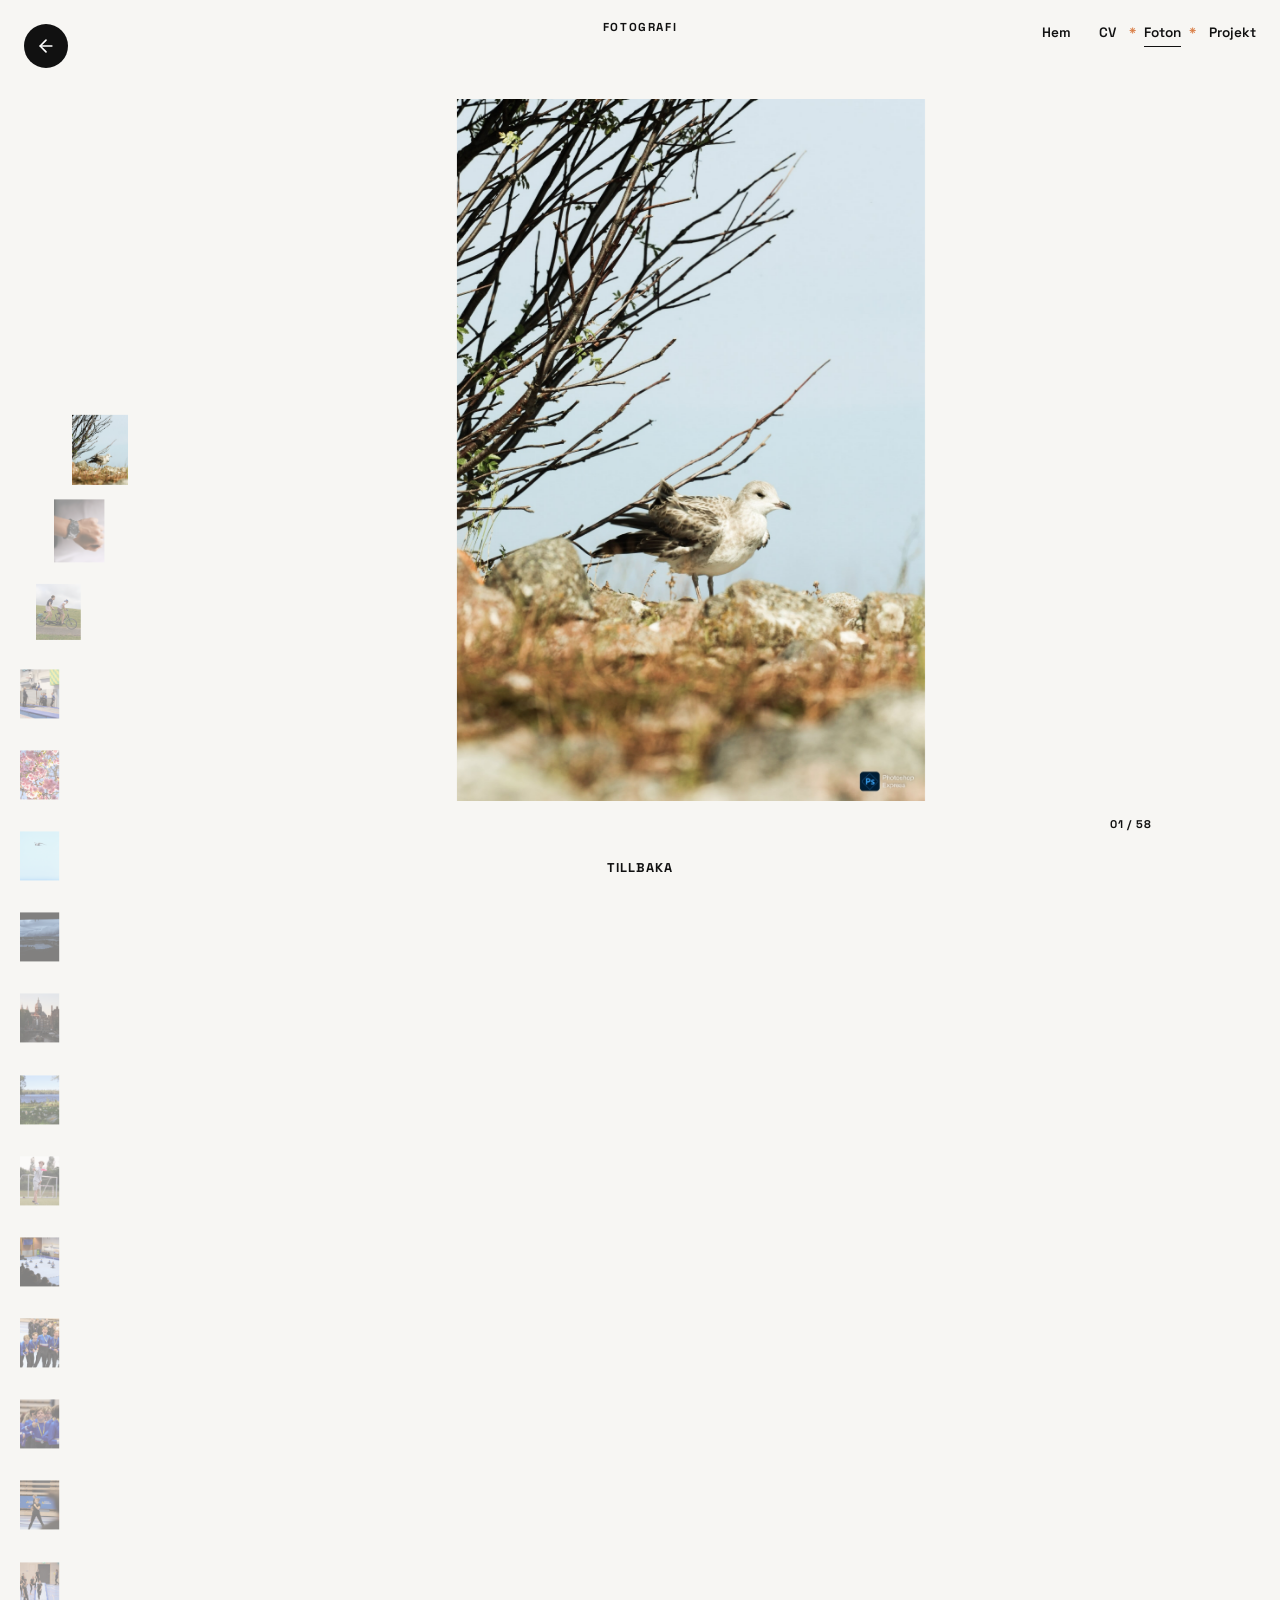
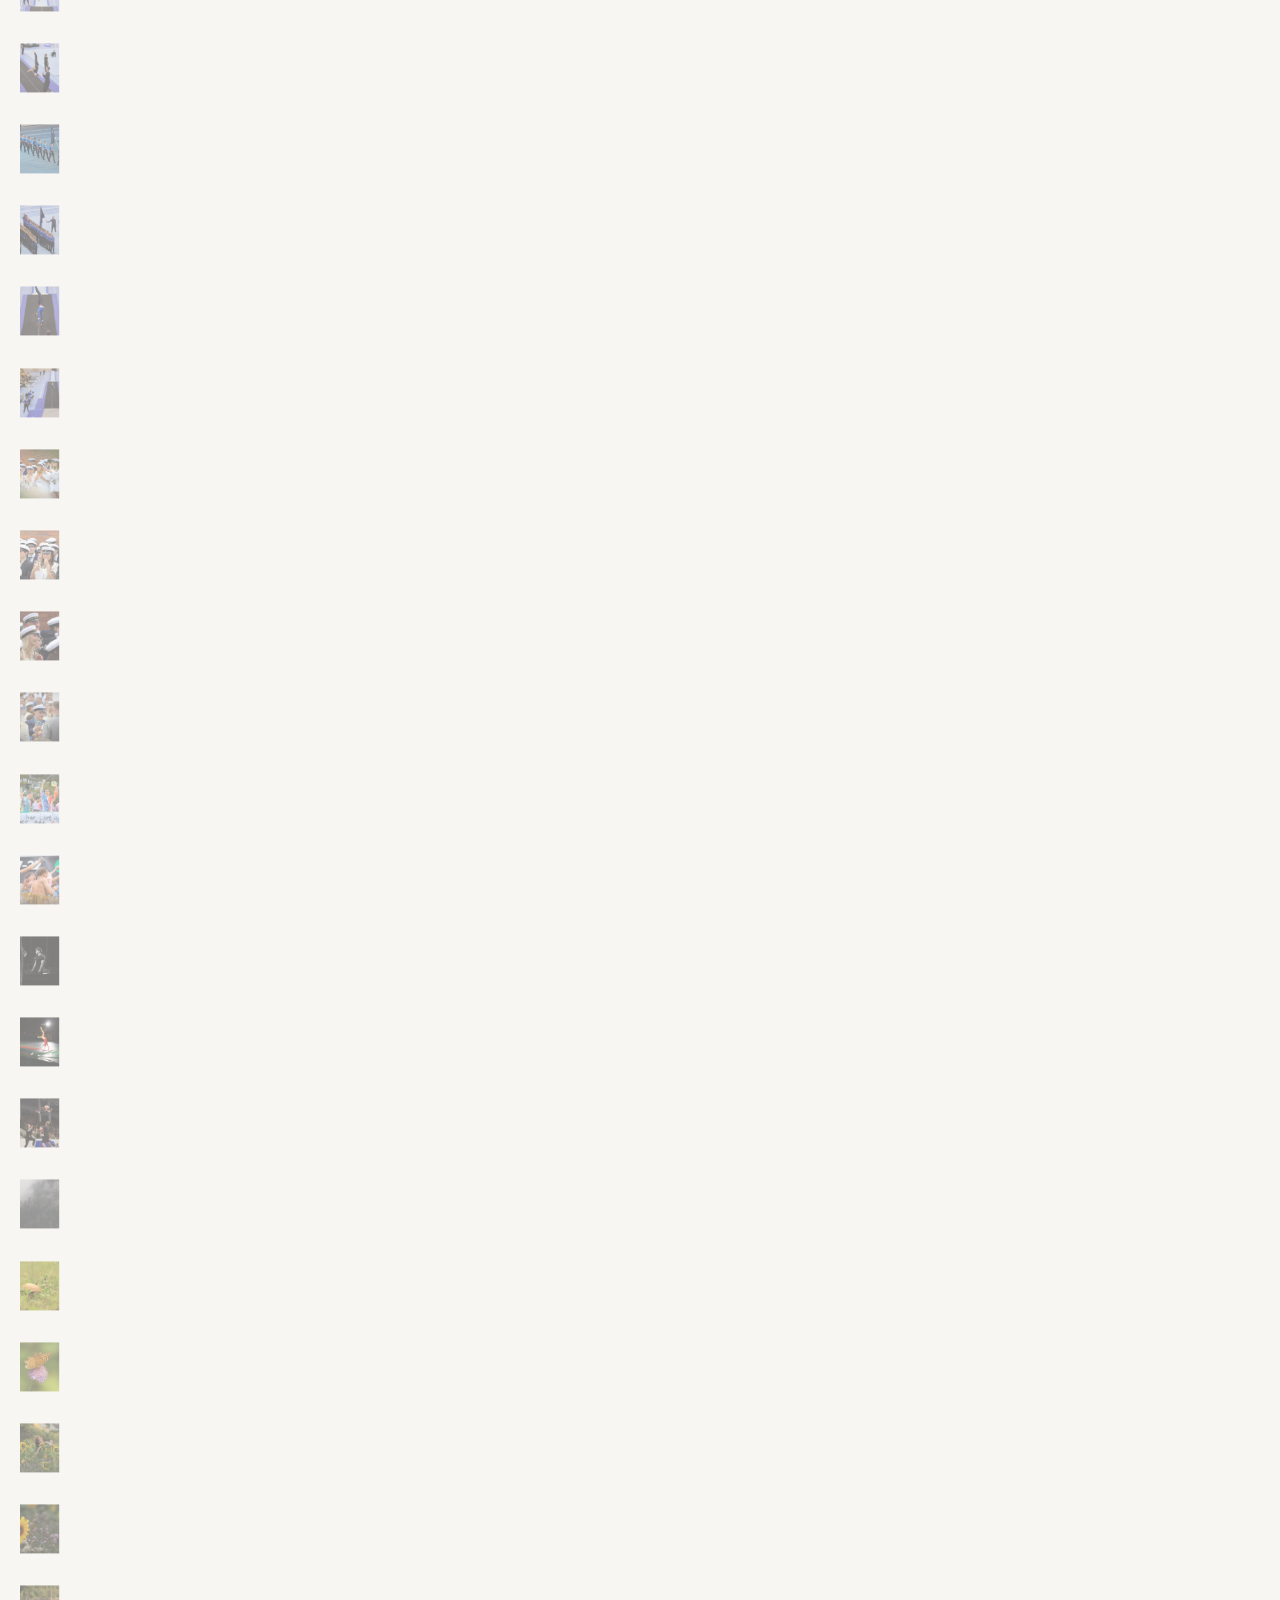
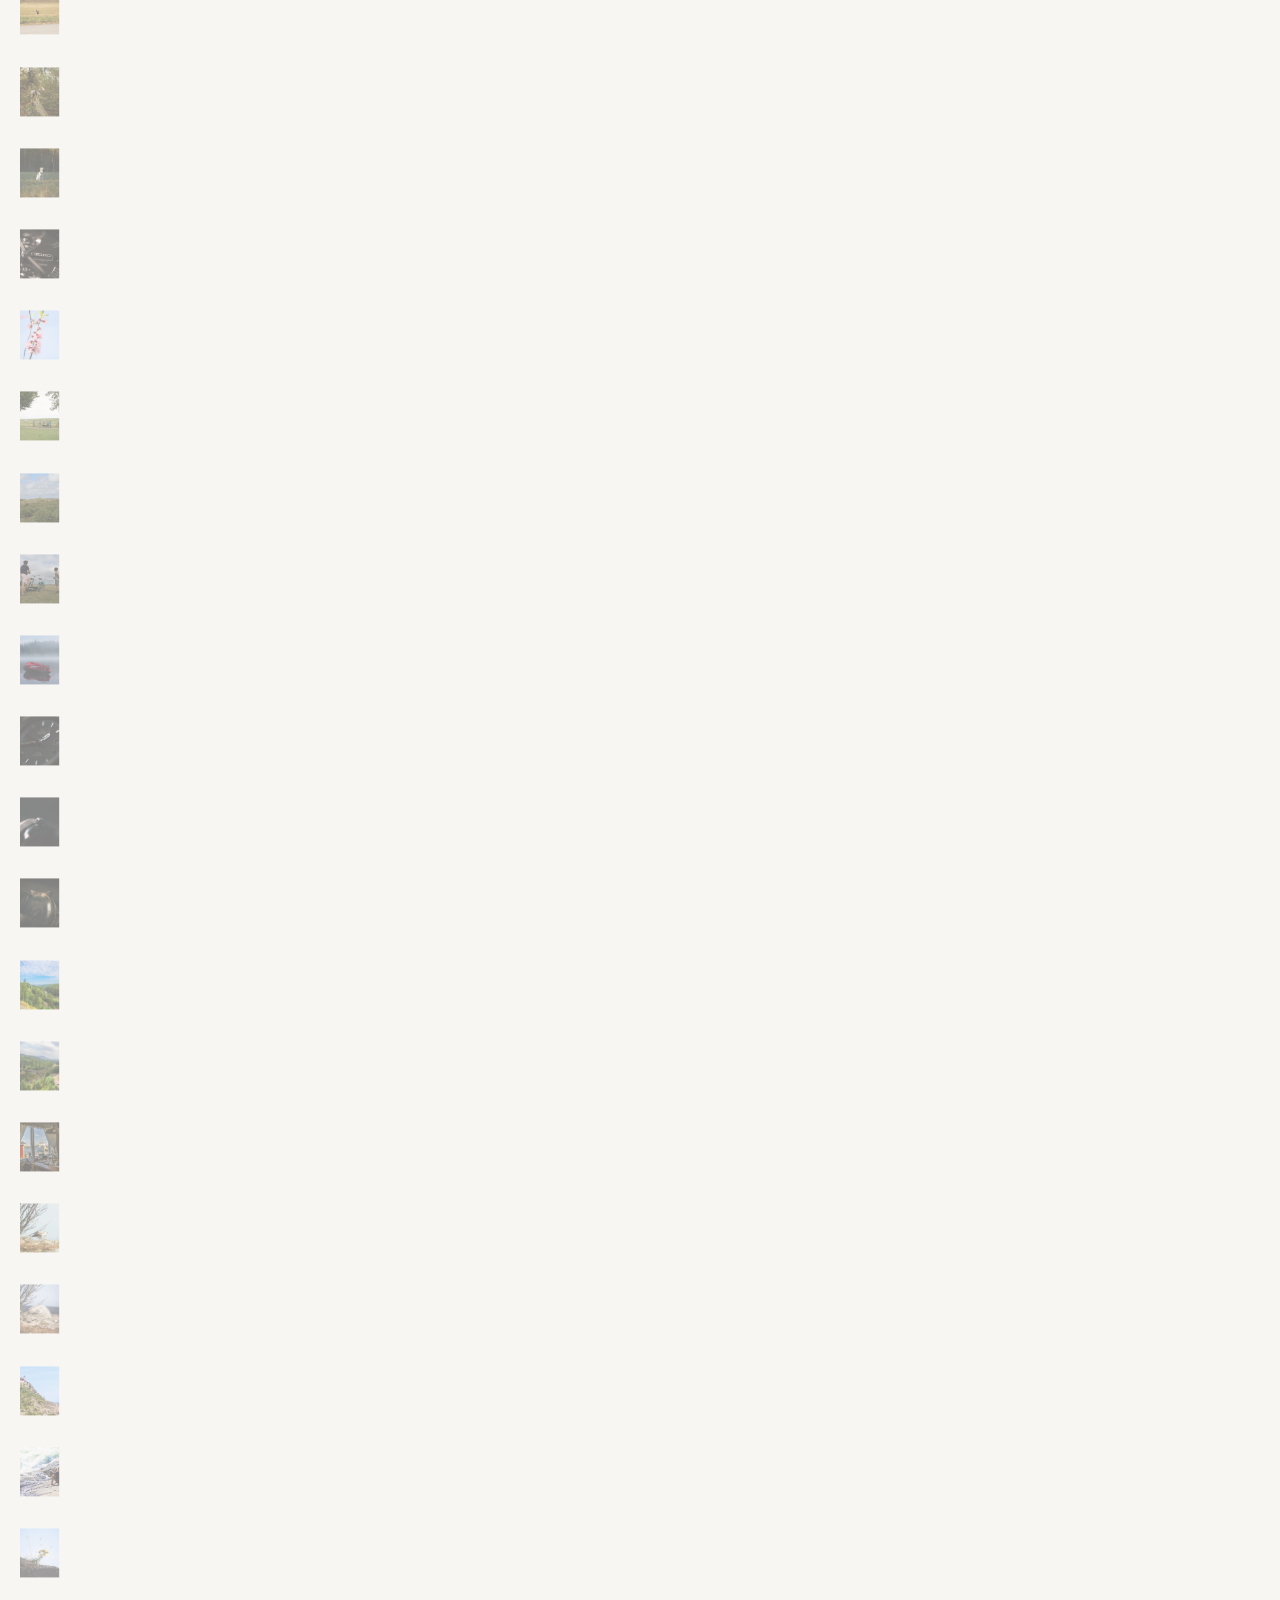
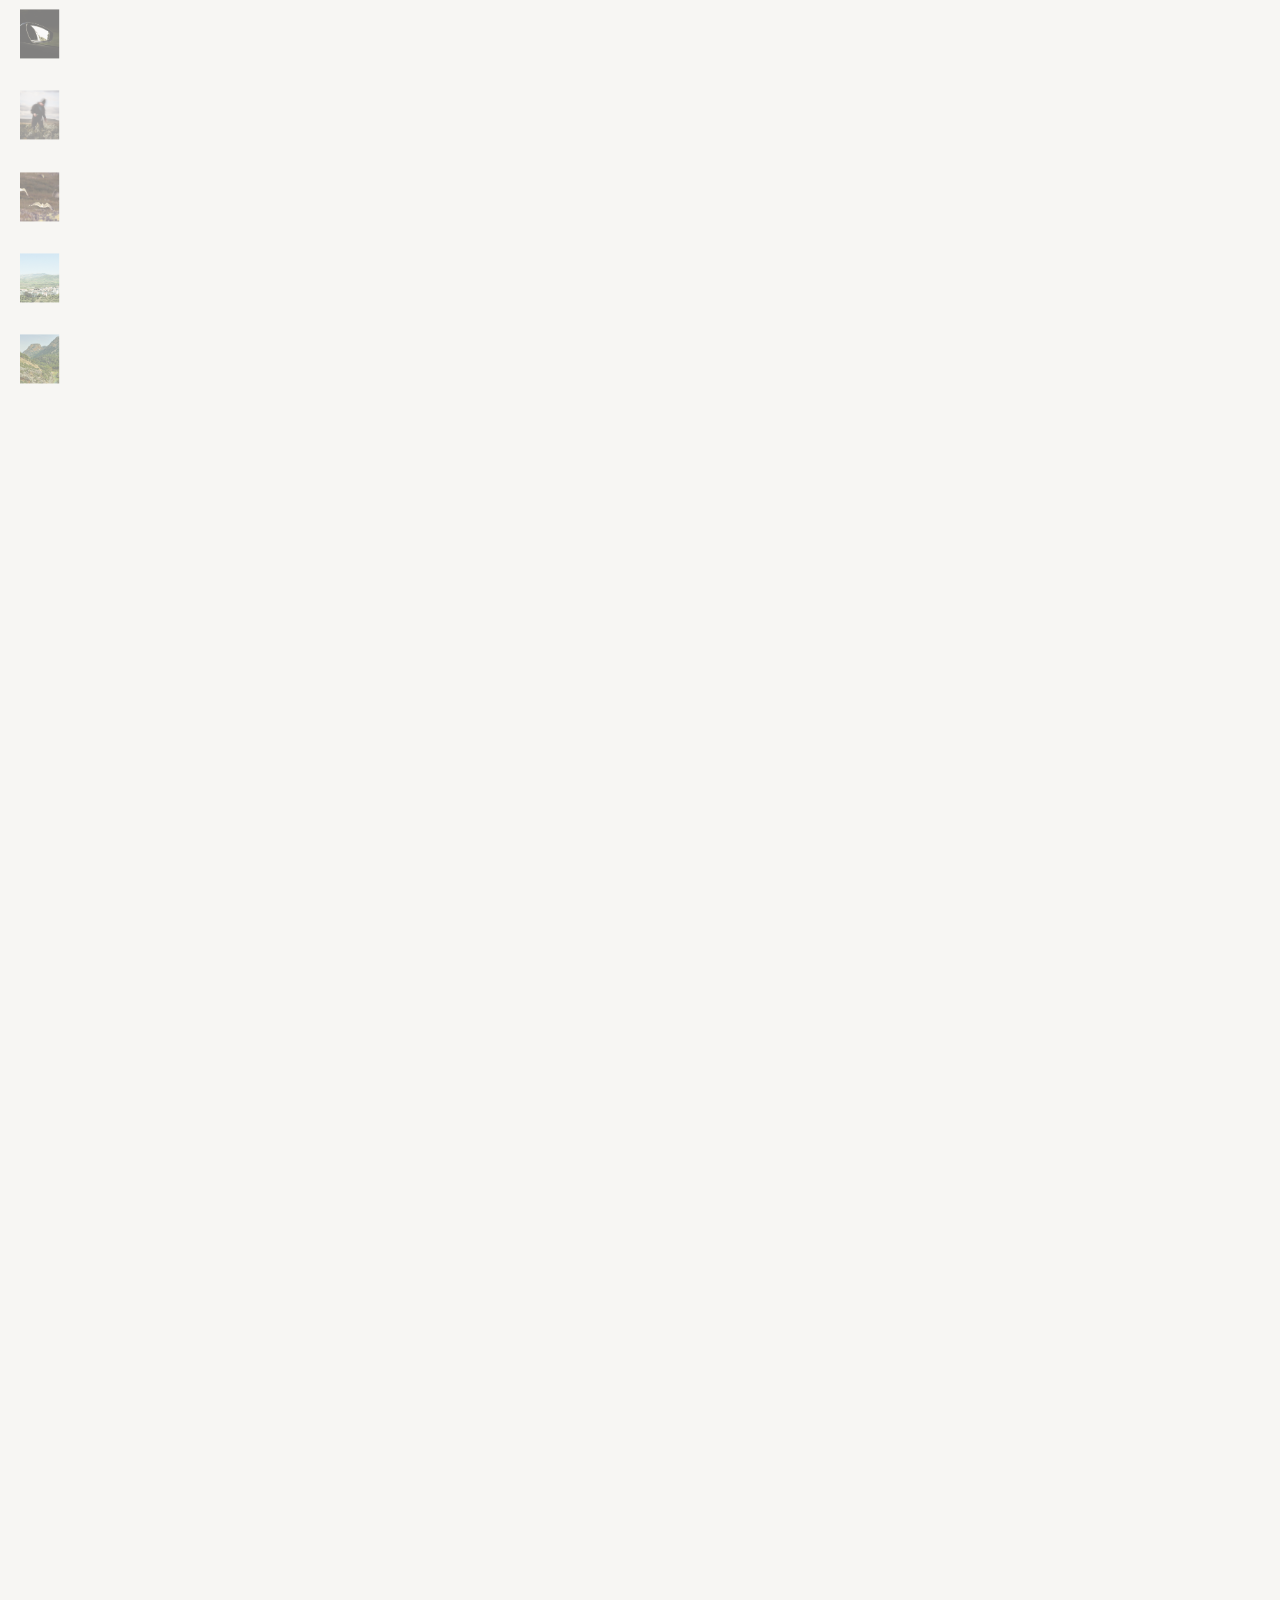
<file: photograph.html>
<!DOCTYPE html>
<html lang="sv">
<head>
  <meta charset="UTF-8">
  <meta name="viewport" content="width=device-width, initial-scale=1.0">
  <title>Fotografi — Simon Strandanger</title>
  <link rel="preconnect" href="https://fonts.googleapis.com">
  <link rel="preconnect" href="https://fonts.gstatic.com" crossorigin>
  <link href="https://fonts.googleapis.com/css2?family=Bricolage+Grotesque:opsz,wght@12..96,800&family=Space+Grotesk:wght@400;500;600;700&display=swap" rel="stylesheet">
  <link rel="stylesheet" href="css/style.css">
</head>
<body class="photo-gallery-page">
  <a class="site-brand" href="index.html">Simon Strandanger</a>

  <nav class="site-nav">
    <a class="site-nav-link" href="index.html">Hem</a>
    <a class="site-nav-link" href="cv.pdf" download>CV</a>
    <a class="site-nav-link is-active" href="photograph.html">Foton</a>
    <a class="site-nav-link" href="projects.html">Projekt</a>
  </nav>

  <a class="photo-gallery-back-icon" href="index.html#about" aria-label="Tillbaka till startsidan">
    <svg viewBox="0 0 24 24" fill="none" stroke="currentColor" stroke-width="2" stroke-linecap="round" stroke-linejoin="round"><path d="M19 12H5"></path><path d="m12 19-7-7 7-7"></path></svg>
  </a>

  <header class="photo-gallery-header">
    <p>Fotografi</p>
  </header>

  <main class="photo-gallery" aria-label="Fotogalleri">
    <nav class="photo-gallery-rail" aria-label="Välj bild">
      <a class="photo-gallery-thumb is-active" href="#photo-1" data-photo="0"><img src="images/gallery/1.jpg" alt="Bild 1"></a>
      <a class="photo-gallery-thumb" href="#photo-1" data-photo="0"><img src="images/gallery/2.jpg" alt="Bild 2"></a>
      <a class="photo-gallery-thumb" href="#photo-2" data-photo="1"><img src="images/gallery/3.jpg" alt="Bild 3"></a>
      <a class="photo-gallery-thumb" href="#photo-3" data-photo="2"><img src="images/gallery/4.jpg" alt="Bild 4"></a>
      <a class="photo-gallery-thumb" href="#photo-4" data-photo="3"><img src="images/gallery/5.jpg" alt="Bild 5"></a>
      <a class="photo-gallery-thumb" href="#photo-5" data-photo="4"><img src="images/gallery/6.jpg" alt="Bild 6"></a>
      <a class="photo-gallery-thumb" href="#photo-6" data-photo="5"><img src="images/gallery/7.jpg" alt="Bild 7"></a>
      <a class="photo-gallery-thumb" href="#photo-7" data-photo="6"><img src="images/gallery/8.jpg" alt="Bild 8"></a>
      <a class="photo-gallery-thumb" href="#photo-8" data-photo="7"><img src="images/gallery/9.jpg" alt="Bild 9"></a>
      <a class="photo-gallery-thumb" href="#photo-9" data-photo="8"><img src="images/gallery/10.jpg" alt="Bild 10"></a>
      <a class="photo-gallery-thumb" href="#photo-10" data-photo="9"><img src="images/gallery/11.jpg" alt="Bild 11"></a>
      <a class="photo-gallery-thumb" href="#photo-11" data-photo="10"><img src="images/gallery/12.jpg" alt="Bild 12"></a>
      <a class="photo-gallery-thumb" href="#photo-12" data-photo="11"><img src="images/gallery/13.jpg" alt="Bild 13"></a>
      <a class="photo-gallery-thumb" href="#photo-13" data-photo="12"><img src="images/gallery/14.jpg" alt="Bild 14"></a>
      <a class="photo-gallery-thumb" href="#photo-14" data-photo="13"><img src="images/gallery/15.jpg" alt="Bild 15"></a>
      <a class="photo-gallery-thumb" href="#photo-15" data-photo="14"><img src="images/gallery/16.jpg" alt="Bild 16"></a>
      <a class="photo-gallery-thumb" href="#photo-16" data-photo="15"><img src="images/gallery/17.jpg" alt="Bild 17"></a>
      <a class="photo-gallery-thumb" href="#photo-17" data-photo="16"><img src="images/gallery/19.jpg" alt="Bild 19"></a>
      <a class="photo-gallery-thumb" href="#photo-18" data-photo="17"><img src="images/gallery/20.jpg" alt="Bild 20"></a>
      <a class="photo-gallery-thumb" href="#photo-19" data-photo="18"><img src="images/gallery/21.jpg" alt="Bild 21"></a>
      <a class="photo-gallery-thumb" href="#photo-20" data-photo="19"><img src="images/gallery/22.jpg" alt="Bild 22"></a>
      <a class="photo-gallery-thumb" href="#photo-21" data-photo="20"><img src="images/gallery/23.jpg" alt="Bild 23"></a>
      <a class="photo-gallery-thumb" href="#photo-22" data-photo="21"><img src="images/gallery/24.jpg" alt="Bild 24"></a>
      <a class="photo-gallery-thumb" href="#photo-23" data-photo="22"><img src="images/gallery/25.jpg" alt="Bild 25"></a>
      <a class="photo-gallery-thumb" href="#photo-24" data-photo="23"><img src="images/gallery/26.jpg" alt="Bild 26"></a>
      <a class="photo-gallery-thumb" href="#photo-25" data-photo="24"><img src="images/gallery/27.jpg" alt="Bild 27"></a>
      <a class="photo-gallery-thumb" href="#photo-26" data-photo="25"><img src="images/gallery/28.jpg" alt="Bild 28"></a>
      <a class="photo-gallery-thumb" href="#photo-27" data-photo="26"><img src="images/gallery/29.jpg" alt="Bild 29"></a>
      <a class="photo-gallery-thumb" href="#photo-28" data-photo="27"><img src="images/gallery/30.jpg" alt="Bild 30"></a>
      <a class="photo-gallery-thumb" href="#photo-29" data-photo="28"><img src="images/gallery/31.jpg" alt="Bild 31"></a>
      <a class="photo-gallery-thumb" href="#photo-30" data-photo="29"><img src="images/gallery/32.jpg" alt="Bild 32"></a>
      <a class="photo-gallery-thumb" href="#photo-31" data-photo="30"><img src="images/gallery/33.jpg" alt="Bild 33"></a>
      <a class="photo-gallery-thumb" href="#photo-32" data-photo="31"><img src="images/gallery/34.jpg" alt="Bild 34"></a>
      <a class="photo-gallery-thumb" href="#photo-33" data-photo="32"><img src="images/gallery/35.jpg" alt="Bild 35"></a>
      <a class="photo-gallery-thumb" href="#photo-34" data-photo="33"><img src="images/gallery/36.jpg" alt="Bild 36"></a>
      <a class="photo-gallery-thumb" href="#photo-35" data-photo="34"><img src="images/gallery/37.jpg" alt="Bild 37"></a>
      <a class="photo-gallery-thumb" href="#photo-36" data-photo="35"><img src="images/gallery/38.jpg" alt="Bild 38"></a>
      <a class="photo-gallery-thumb" href="#photo-37" data-photo="36"><img src="images/gallery/39.jpg" alt="Bild 39"></a>
      <a class="photo-gallery-thumb" href="#photo-38" data-photo="37"><img src="images/gallery/40.jpg" alt="Bild 40"></a>
      <a class="photo-gallery-thumb" href="#photo-39" data-photo="38"><img src="images/gallery/41.jpg" alt="Bild 41"></a>
      <a class="photo-gallery-thumb" href="#photo-40" data-photo="39"><img src="images/gallery/42.jpg" alt="Bild 42"></a>
      <a class="photo-gallery-thumb" href="#photo-41" data-photo="40"><img src="images/gallery/43.jpg" alt="Bild 43"></a>
      <a class="photo-gallery-thumb" href="#photo-42" data-photo="41"><img src="images/gallery/44.jpg" alt="Bild 44"></a>
      <a class="photo-gallery-thumb" href="#photo-43" data-photo="42"><img src="images/gallery/45.jpg" alt="Bild 45"></a>
      <a class="photo-gallery-thumb" href="#photo-44" data-photo="43"><img src="images/gallery/46.jpg" alt="Bild 46"></a>
      <a class="photo-gallery-thumb" href="#photo-45" data-photo="44"><img src="images/gallery/47.jpg" alt="Bild 47"></a>
      <a class="photo-gallery-thumb" href="#photo-46" data-photo="45"><img src="images/gallery/48.jpg" alt="Bild 48"></a>
      <a class="photo-gallery-thumb" href="#photo-47" data-photo="46"><img src="images/gallery/49.jpg" alt="Bild 49"></a>
      <a class="photo-gallery-thumb" href="#photo-48" data-photo="47"><img src="images/gallery/50.jpg" alt="Bild 50"></a>
      <a class="photo-gallery-thumb" href="#photo-49" data-photo="48"><img src="images/gallery/51.jpg" alt="Bild 51"></a>
      <a class="photo-gallery-thumb" href="#photo-50" data-photo="49"><img src="images/gallery/52.jpg" alt="Bild 52"></a>
      <a class="photo-gallery-thumb" href="#photo-51" data-photo="50"><img src="images/gallery/53.jpg" alt="Bild 53"></a>
      <a class="photo-gallery-thumb" href="#photo-52" data-photo="51"><img src="images/gallery/54.jpg" alt="Bild 54"></a>
      <a class="photo-gallery-thumb" href="#photo-53" data-photo="52"><img src="images/gallery/55.jpg" alt="Bild 55"></a>
      <a class="photo-gallery-thumb" href="#photo-54" data-photo="53"><img src="images/gallery/56.jpg" alt="Bild 56"></a>
      <a class="photo-gallery-thumb" href="#photo-55" data-photo="54"><img src="images/gallery/57.jpg" alt="Bild 57"></a>
      <a class="photo-gallery-thumb" href="#photo-56" data-photo="55"><img src="images/gallery/58.jpg" alt="Bild 58"></a>
      <a class="photo-gallery-thumb" href="#photo-57" data-photo="56"><img src="images/gallery/59.jpg" alt="Bild 59"></a>
      <a class="photo-gallery-thumb" href="#photo-58" data-photo="57"><img src="images/gallery/60.jpg" alt="Bild 60"></a>
    </nav>

    <div class="photo-gallery-stage" aria-live="polite">
      <img id="photo-gallery-main-image" class="photo-gallery-main-image" src="images/gallery/1.jpg" alt="Bild 1">
      <p class="photo-gallery-count"><span id="photo-gallery-current">01</span> / <span id="photo-gallery-total"></span></p>
    </div>

    <div class="photo-gallery-scroll" aria-label="Skrolla för fler bilder">
      <article class="photo-gallery-stop is-current" id="photo-1" data-photo="0"><span>01</span></article>
      <article class="photo-gallery-stop" id="photo-2" data-photo="1"><span>02</span></article>
      <article class="photo-gallery-stop" id="photo-3" data-photo="2"><span>03</span></article>
      <article class="photo-gallery-stop" id="photo-4" data-photo="3"><span>04</span></article>
      <article class="photo-gallery-stop" id="photo-5" data-photo="4"><span>05</span></article>
      <article class="photo-gallery-stop" id="photo-6" data-photo="5"><span>06</span></article>
      <article class="photo-gallery-stop" id="photo-7" data-photo="6"><span>07</span></article>
      <article class="photo-gallery-stop" id="photo-8" data-photo="7"><span>08</span></article>
      <article class="photo-gallery-stop" id="photo-9" data-photo="8"><span>09</span></article>
      <article class="photo-gallery-stop" id="photo-10" data-photo="9"><span>10</span></article>
      <article class="photo-gallery-stop" id="photo-11" data-photo="10"><span>11</span></article>
      <article class="photo-gallery-stop" id="photo-12" data-photo="11"><span>12</span></article>
      <article class="photo-gallery-stop" id="photo-13" data-photo="12"><span>13</span></article>
      <article class="photo-gallery-stop" id="photo-14" data-photo="13"><span>14</span></article>
      <article class="photo-gallery-stop" id="photo-15" data-photo="14"><span>15</span></article>
      <article class="photo-gallery-stop" id="photo-16" data-photo="15"><span>16</span></article>
      <article class="photo-gallery-stop" id="photo-17" data-photo="16"><span>17</span></article>
      <article class="photo-gallery-stop" id="photo-18" data-photo="17"><span>18</span></article>
      <article class="photo-gallery-stop" id="photo-19" data-photo="18"><span>19</span></article>
      <article class="photo-gallery-stop" id="photo-20" data-photo="19"><span>20</span></article>
      <article class="photo-gallery-stop" id="photo-21" data-photo="20"><span>21</span></article>
      <article class="photo-gallery-stop" id="photo-22" data-photo="21"><span>22</span></article>
      <article class="photo-gallery-stop" id="photo-23" data-photo="22"><span>23</span></article>
      <article class="photo-gallery-stop" id="photo-24" data-photo="23"><span>24</span></article>
      <article class="photo-gallery-stop" id="photo-25" data-photo="24"><span>25</span></article>
      <article class="photo-gallery-stop" id="photo-26" data-photo="25"><span>26</span></article>
      <article class="photo-gallery-stop" id="photo-27" data-photo="26"><span>27</span></article>
      <article class="photo-gallery-stop" id="photo-28" data-photo="27"><span>28</span></article>
      <article class="photo-gallery-stop" id="photo-29" data-photo="28"><span>29</span></article>
      <article class="photo-gallery-stop" id="photo-30" data-photo="29"><span>30</span></article>
      <article class="photo-gallery-stop" id="photo-31" data-photo="30"><span>31</span></article>
      <article class="photo-gallery-stop" id="photo-32" data-photo="31"><span>32</span></article>
      <article class="photo-gallery-stop" id="photo-33" data-photo="32"><span>33</span></article>
      <article class="photo-gallery-stop" id="photo-34" data-photo="33"><span>34</span></article>
      <article class="photo-gallery-stop" id="photo-35" data-photo="34"><span>35</span></article>
      <article class="photo-gallery-stop" id="photo-36" data-photo="35"><span>36</span></article>
      <article class="photo-gallery-stop" id="photo-37" data-photo="36"><span>37</span></article>
      <article class="photo-gallery-stop" id="photo-38" data-photo="37"><span>38</span></article>
      <article class="photo-gallery-stop" id="photo-39" data-photo="38"><span>39</span></article>
      <article class="photo-gallery-stop" id="photo-40" data-photo="39"><span>40</span></article>
      <article class="photo-gallery-stop" id="photo-41" data-photo="40"><span>41</span></article>
      <article class="photo-gallery-stop" id="photo-42" data-photo="41"><span>42</span></article>
      <article class="photo-gallery-stop" id="photo-43" data-photo="42"><span>43</span></article>
      <article class="photo-gallery-stop" id="photo-44" data-photo="43"><span>44</span></article>
      <article class="photo-gallery-stop" id="photo-45" data-photo="44"><span>45</span></article>
      <article class="photo-gallery-stop" id="photo-46" data-photo="45"><span>46</span></article>
      <article class="photo-gallery-stop" id="photo-47" data-photo="46"><span>47</span></article>
      <article class="photo-gallery-stop" id="photo-48" data-photo="47"><span>48</span></article>
      <article class="photo-gallery-stop" id="photo-49" data-photo="48"><span>49</span></article>
      <article class="photo-gallery-stop" id="photo-50" data-photo="49"><span>50</span></article>
      <article class="photo-gallery-stop" id="photo-51" data-photo="50"><span>51</span></article>
      <article class="photo-gallery-stop" id="photo-52" data-photo="51"><span>52</span></article>
      <article class="photo-gallery-stop" id="photo-53" data-photo="52"><span>53</span></article>
      <article class="photo-gallery-stop" id="photo-54" data-photo="53"><span>54</span></article>
      <article class="photo-gallery-stop" id="photo-55" data-photo="54"><span>55</span></article>
      <article class="photo-gallery-stop" id="photo-56" data-photo="55"><span>56</span></article>
      <article class="photo-gallery-stop" id="photo-57" data-photo="56"><span>57</span></article>
      <article class="photo-gallery-stop" id="photo-58" data-photo="57"><span>58</span></article>
    </div>
  </main>

  <a class="photo-gallery-back" href="index.html#about">Tillbaka</a>
  <script src="js/shared.js"></script>
  <script src="js/gallery.js"></script>
</body>
</html>
</file>
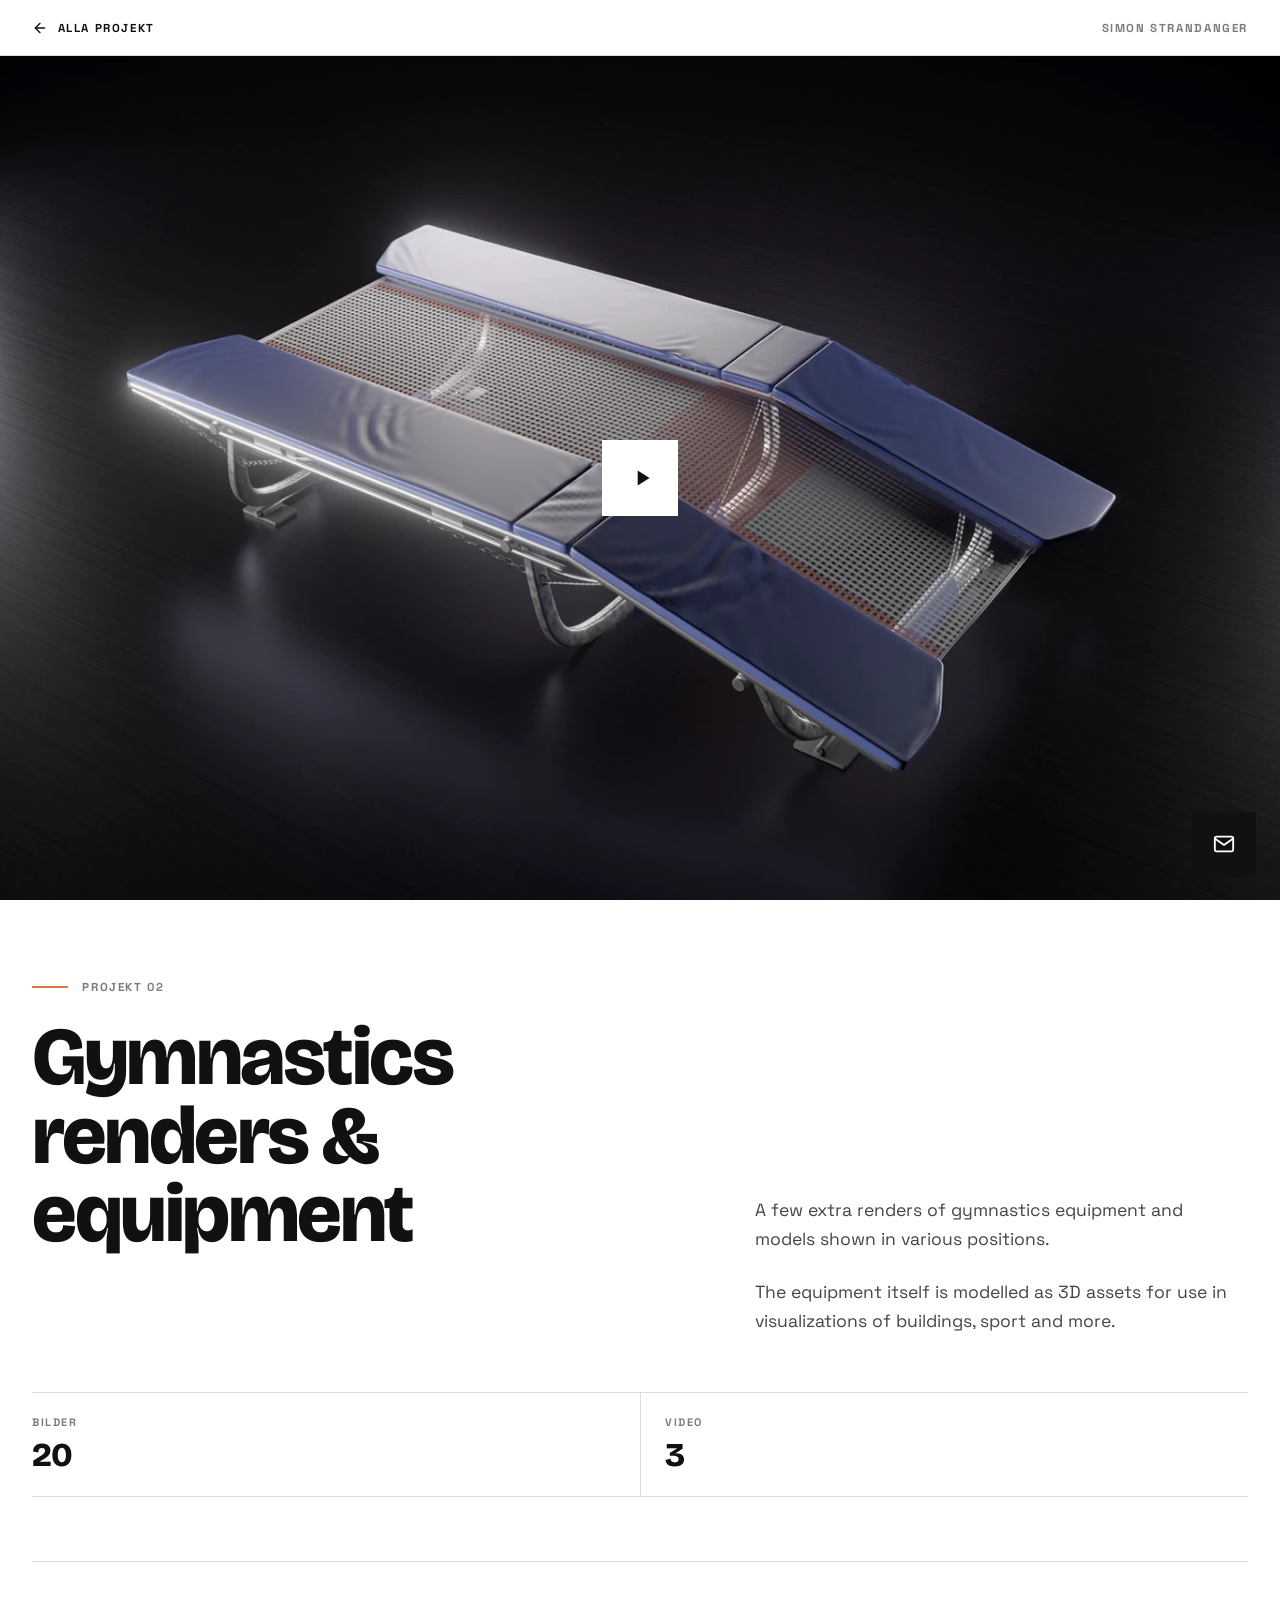
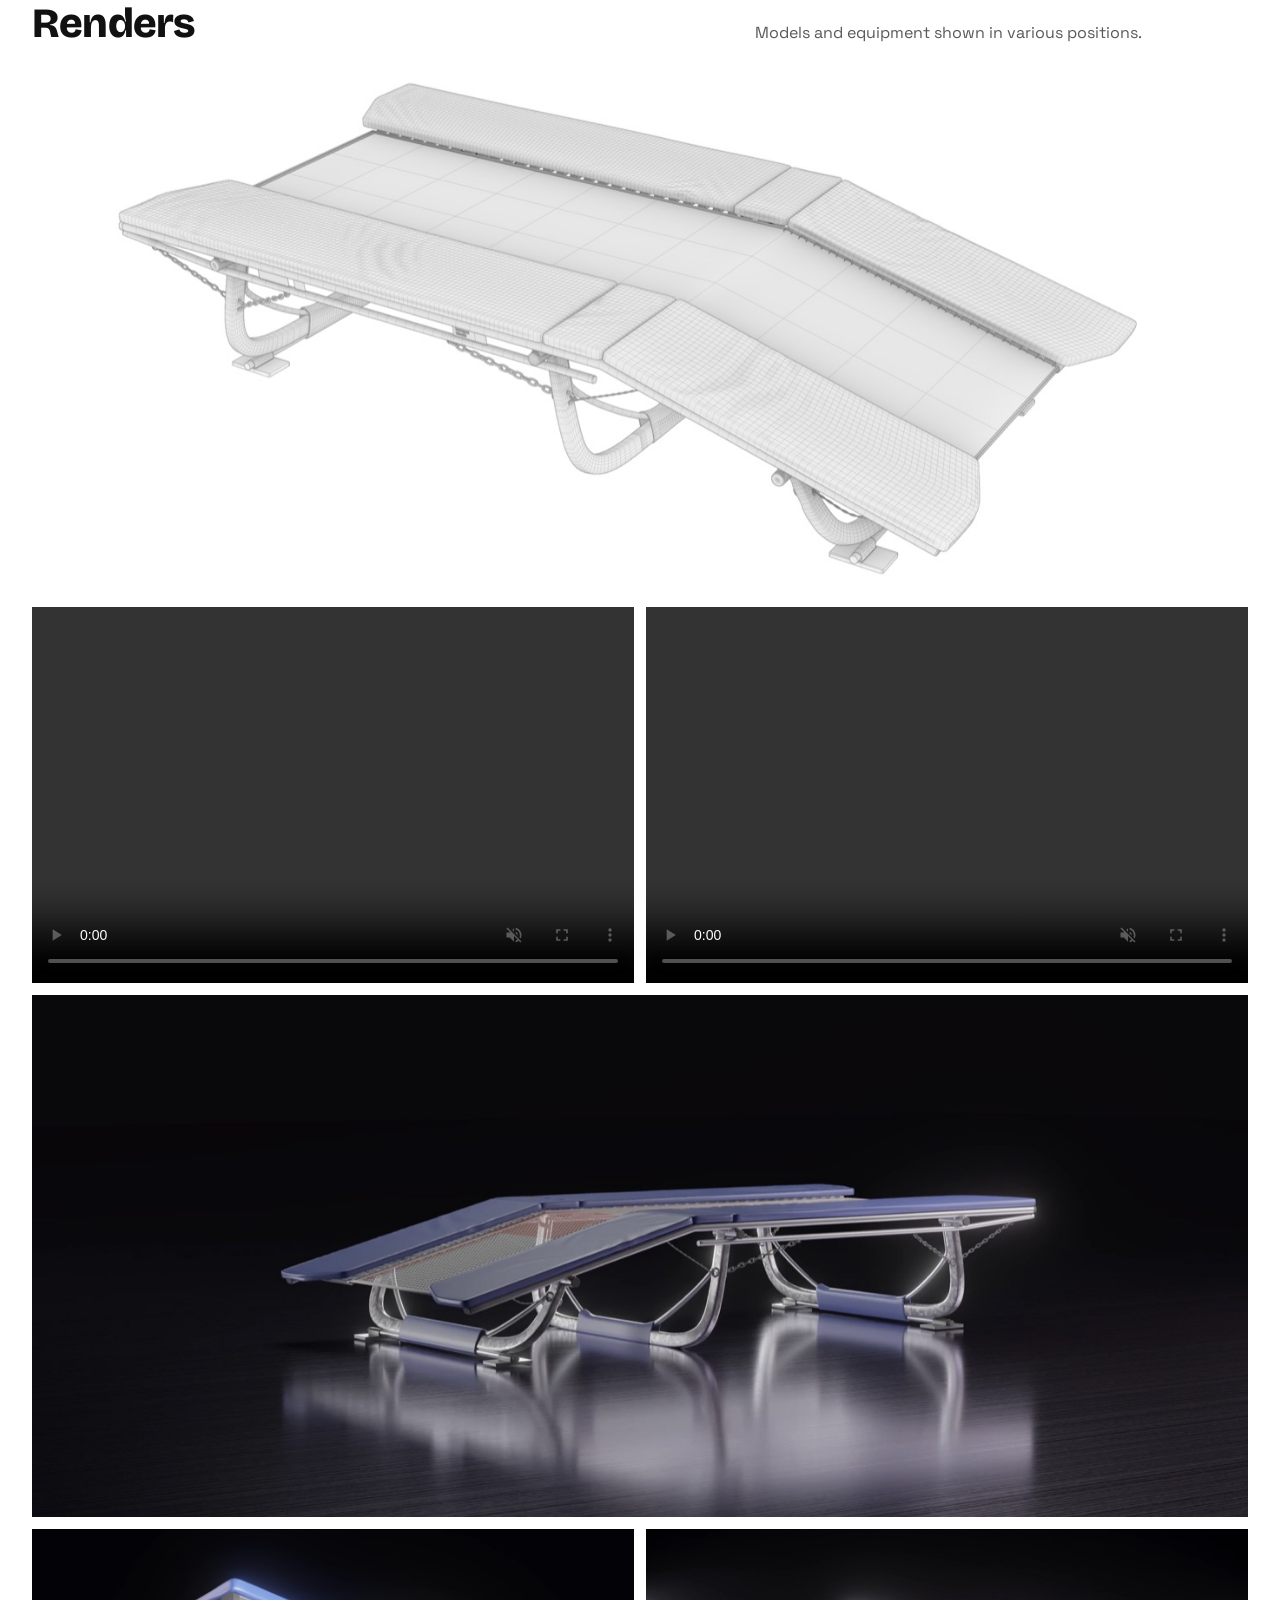
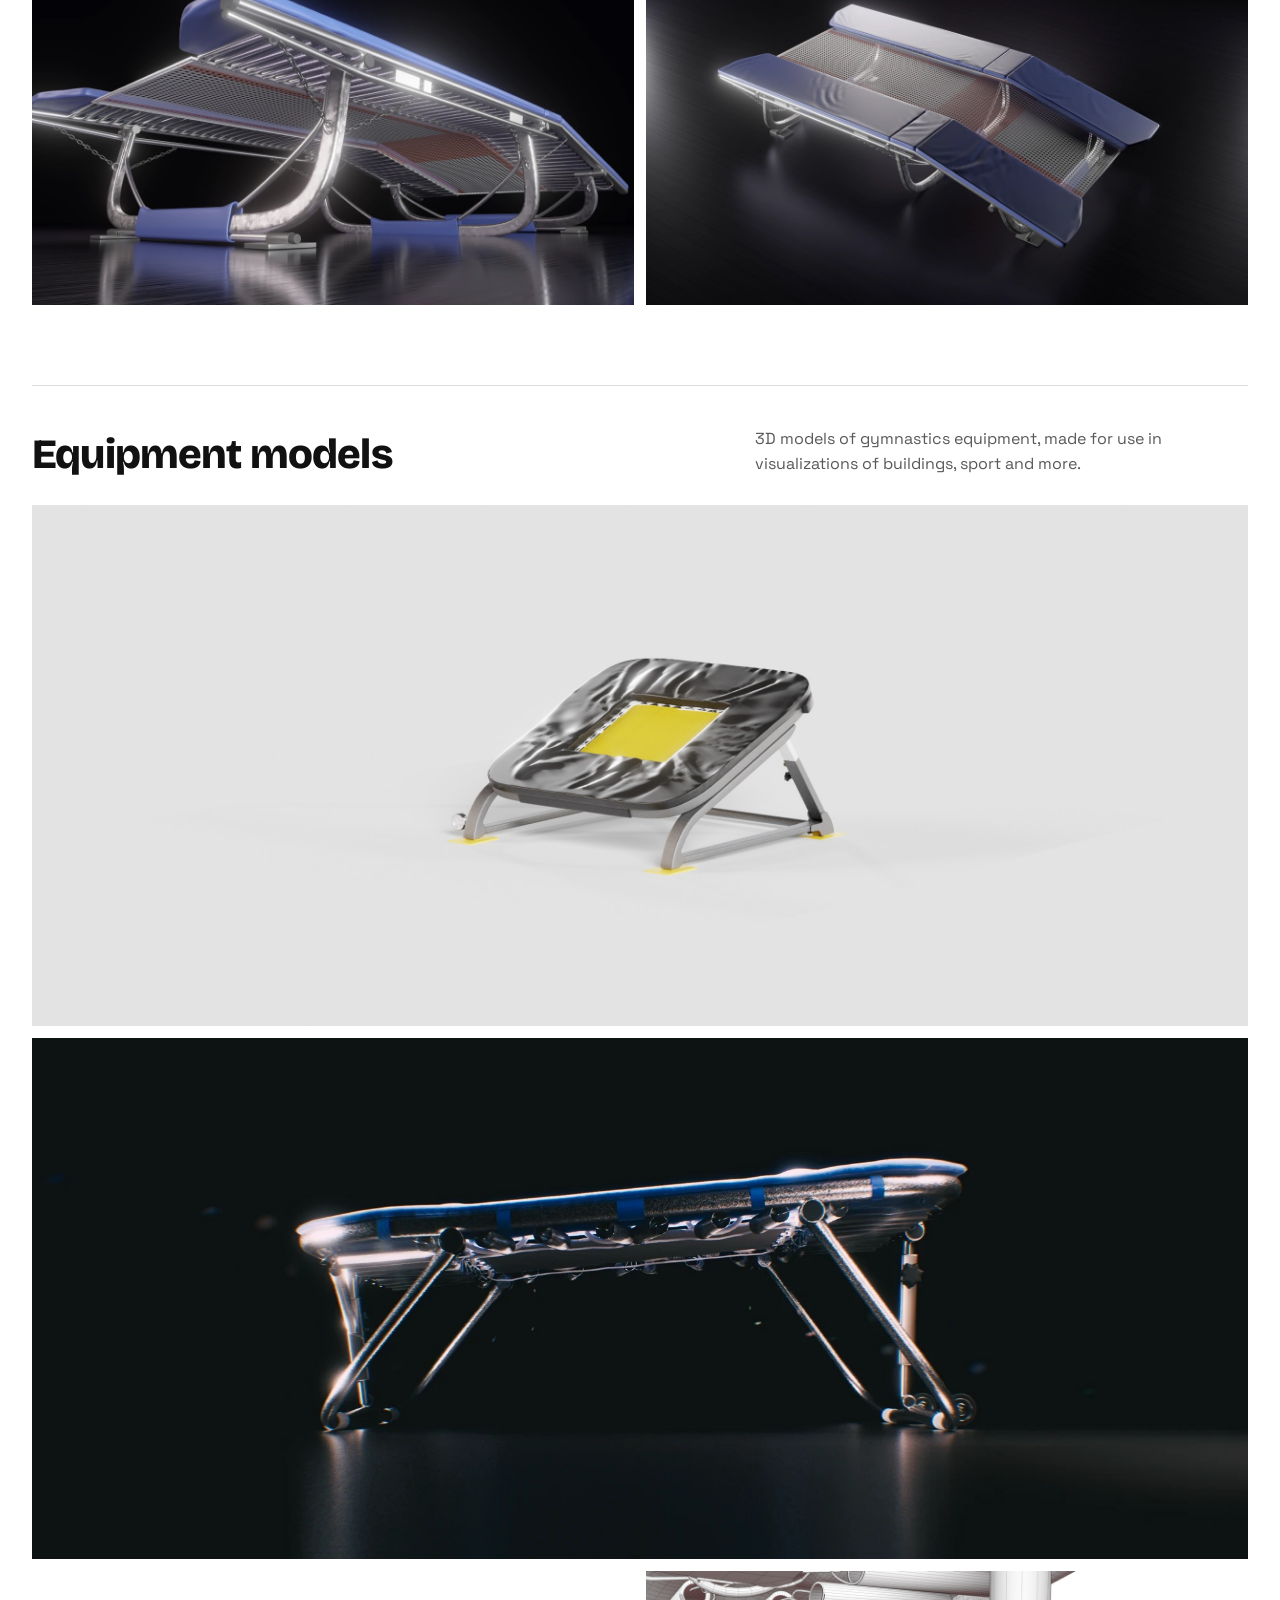
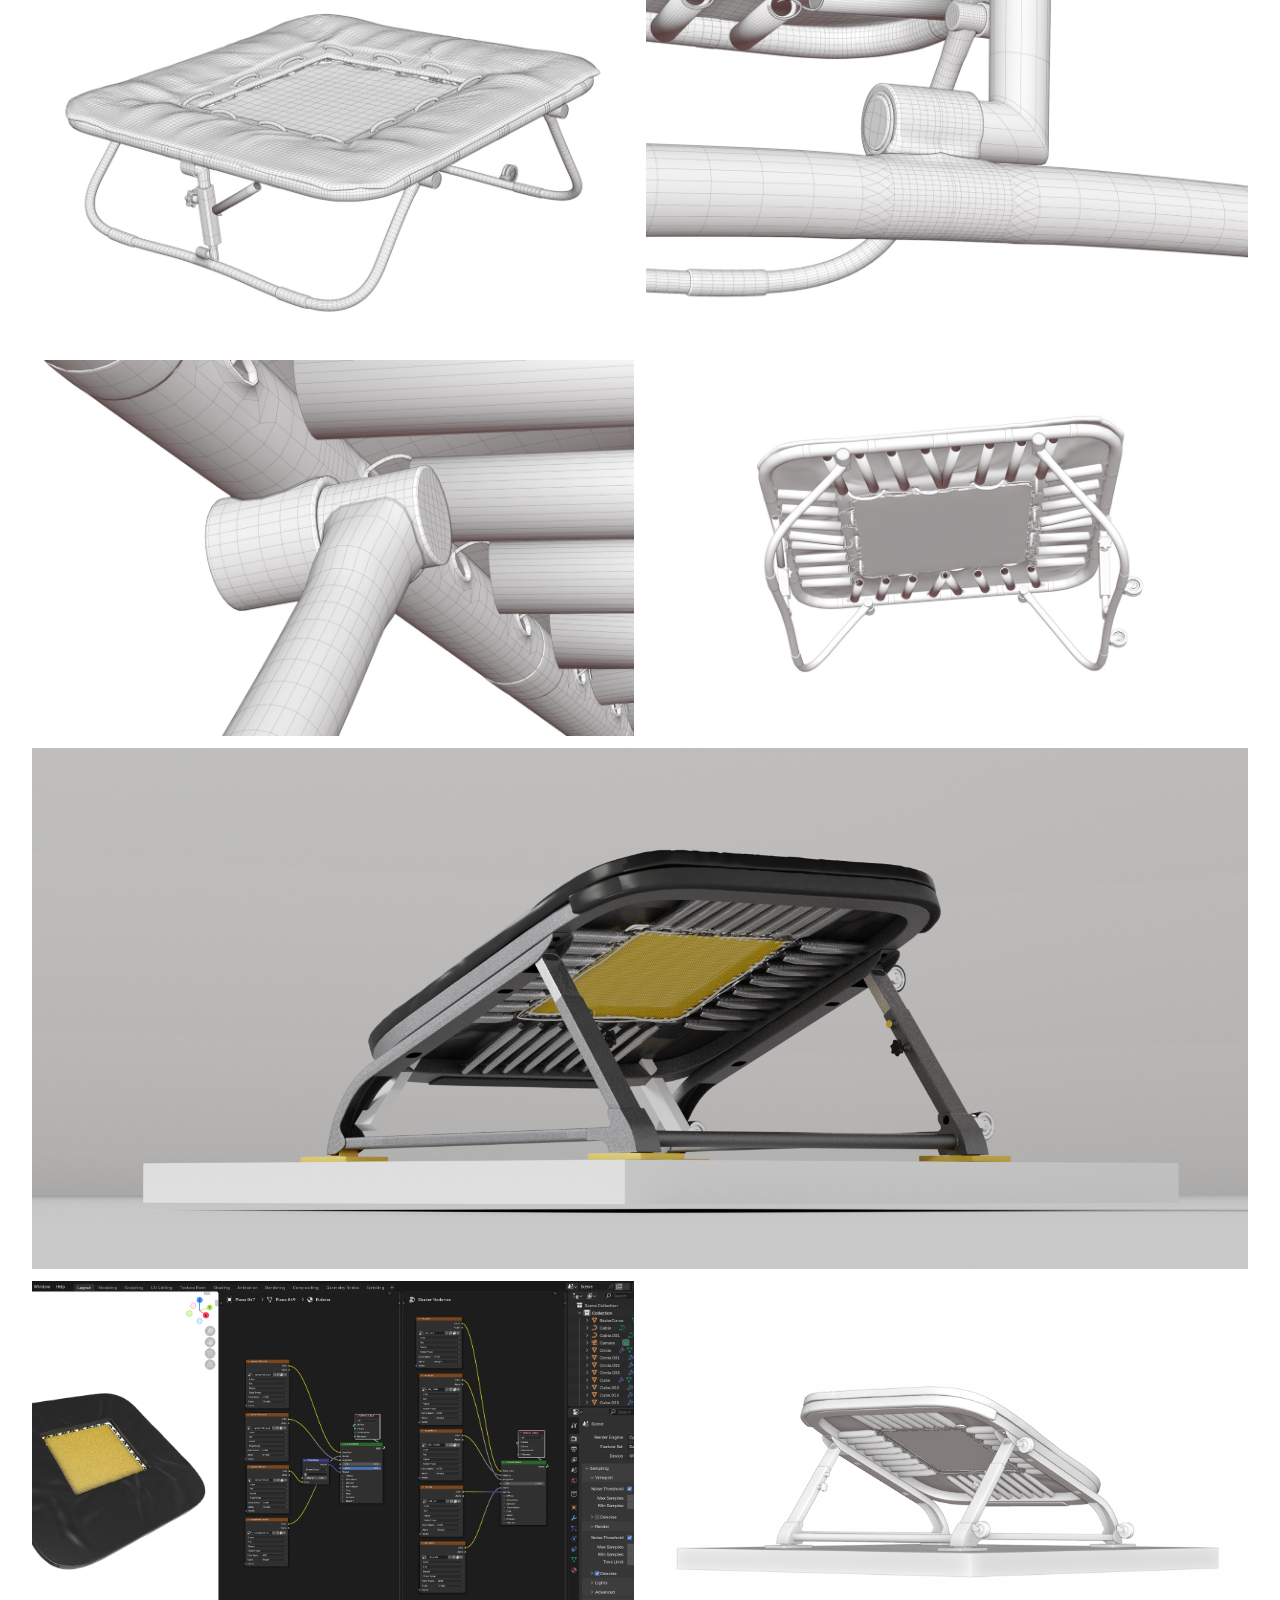
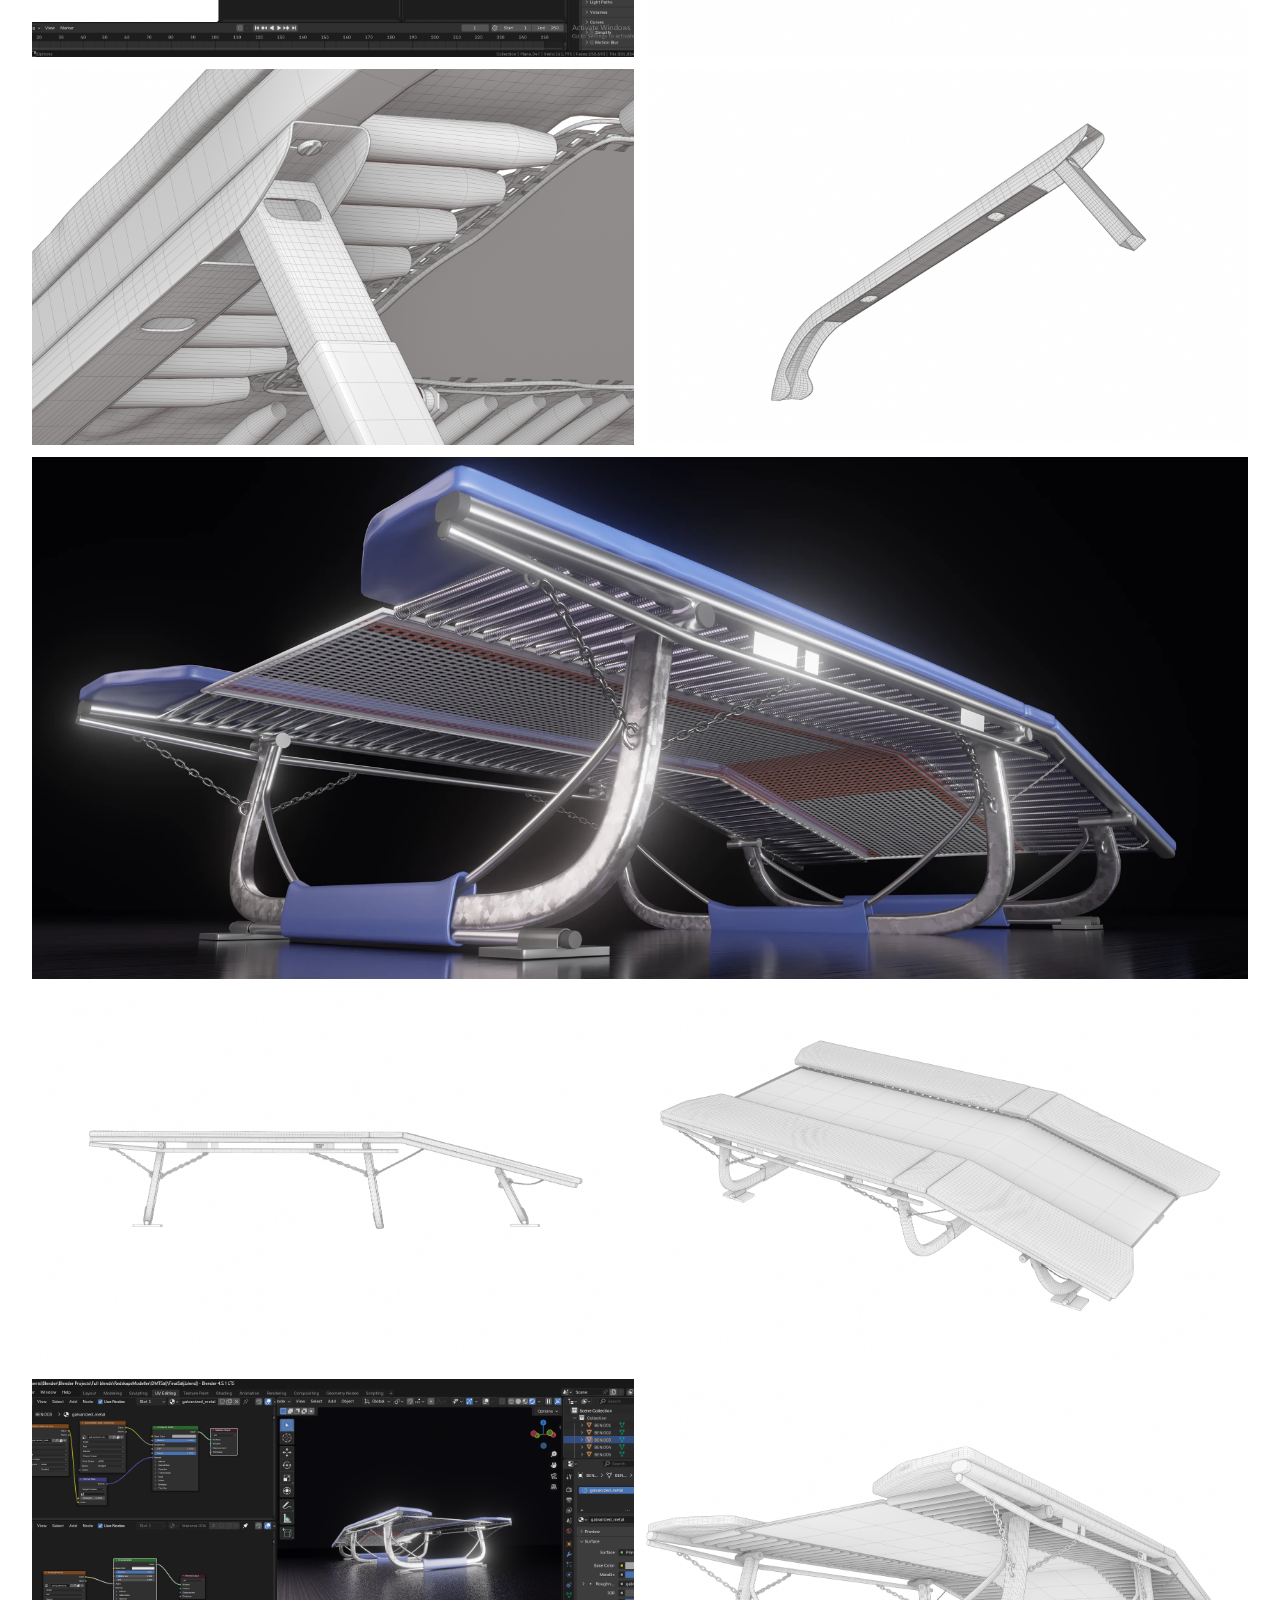
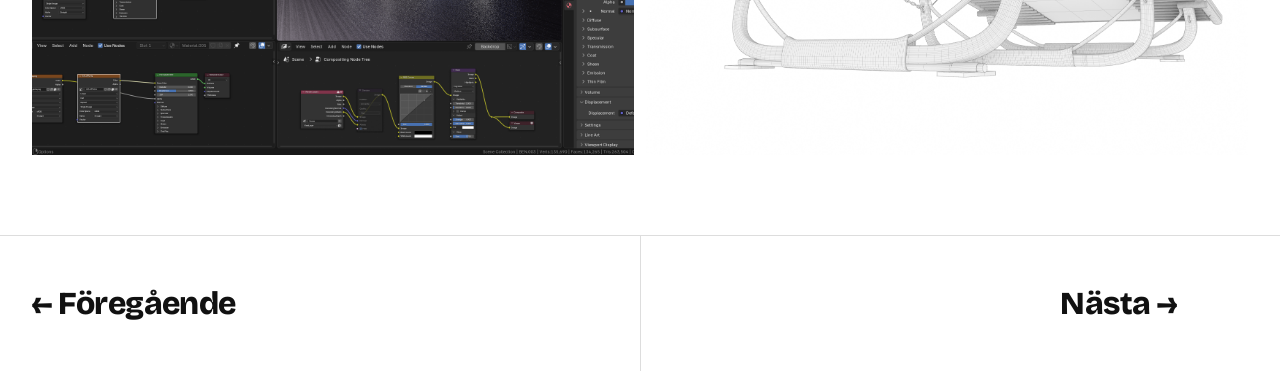
<file: projects/project-2.html>
<!DOCTYPE html>
<html lang="sv">
<head>
<meta charset="UTF-8">
<meta name="viewport" content="width=device-width, initial-scale=1.0">
<title>Gymnastics renders &amp; equipment — Simon Strandanger</title>
<link rel="preconnect" href="https://fonts.googleapis.com">
<link rel="preconnect" href="https://fonts.gstatic.com" crossorigin>
<link href="https://fonts.googleapis.com/css2?family=Bricolage+Grotesque:opsz,wght@12..96,800&family=Space+Grotesk:wght@400;500;600;700&display=swap" rel="stylesheet">
<link rel="stylesheet" href="../css/style.css">
</head>
<body>

  <nav class="project-page-nav">
    <a class="project-page-back" href="../index.html#projects">
      <svg viewBox="0 0 24 24" fill="none" stroke="currentColor" stroke-width="2" stroke-linecap="round" stroke-linejoin="round"><path d="M19 12H5"></path><path d="m12 19-7-7 7-7"></path></svg>
      Alla projekt
    </a>
  </nav>

  <main>
    <div class="project-page-media project-page-media--video" data-index="02" data-video="../images/projects/project-2/video.mp4">
      <img src="../images/projects/project-2/hero.jpg" alt="Projekt 02" onerror="this.parentElement.classList.add('missing')">
      <span class="project-page-play-button">
        <span class="project-page-play-icon">
          <svg viewBox="0 0 24 24" fill="currentColor"><path d="M8 5v14l11-7z"></path></svg>
        </span>
      </span>
    </div>

    <div class="project-page-story">
      <p class="project-page-eyebrow">Projekt 02</p>
      <h1 class="project-page-title">Gymnastics renders &amp; equipment</h1>
      <p class="project-page-text">A few extra renders of gymnastics equipment and models shown in various positions.</p>
      <p class="project-page-text">The equipment itself is modelled as 3D assets for use in visualizations of buildings, sport and more.</p>
    </div>

    <section class="project-page-section">
      <h2 class="project-page-section-title">Renders</h2>
      <p class="project-page-section-text">Models and equipment shown in various positions.</p>
    </section>

    <div class="project-page-gallery">
      <div class="project-page-gallery-item"><img src="../images/projects/project-2/gallery-1.jpg" alt="Gymnastics renders"></div>
      <div class="project-page-gallery-item project-page-gallery-item--video"><video src="../images/projects/project-2/video2.mp4" autoplay muted loop playsinline controls></video></div>
      <div class="project-page-gallery-item project-page-gallery-item--video"><video src="../images/projects/project-2/video3.mp4" autoplay muted loop playsinline controls></video></div>
      <div class="project-page-gallery-item"><img src="../images/projects/project-2/gallery-4.jpg" alt="Gymnastics renders"></div>
      <div class="project-page-gallery-item"><img src="../images/projects/project-2/gallery-5.jpg" alt="Gymnastics renders"></div>
      <div class="project-page-gallery-item"><img src="../images/projects/project-2/gallery-6.jpg" alt="Gymnastics renders"></div>
    </div>

    <section class="project-page-section">
      <h2 class="project-page-section-title">Equipment models</h2>
      <p class="project-page-section-text">3D models of gymnastics equipment, made for use in visualizations of buildings, sport and more.</p>
    </section>

    <div class="project-page-gallery">
      <div class="project-page-gallery-item project-page-gallery-item--wide"><img src="../images/projects/project-2/equipment/2d.jpg" alt="Gymnastics equipment"></div>
      <div class="project-page-gallery-item project-page-gallery-item--wide"><img src="../images/projects/project-2/equipment/8.png" alt="Gymnastics equipment"></div>
      <div class="project-page-gallery-item project-page-gallery-item--standard"><img src="../images/projects/project-2/equipment/gallery-2.jpg" alt="Gymnastics equipment"></div>
      <div class="project-page-gallery-item project-page-gallery-item--standard"><img src="../images/projects/project-2/equipment/gallery-3.jpg" alt="Gymnastics equipment"></div>
      <div class="project-page-gallery-item project-page-gallery-item--standard"><img src="../images/projects/project-2/equipment/gallery-4.jpg" alt="Gymnastics equipment"></div>
      <div class="project-page-gallery-item project-page-gallery-item--standard"><img src="../images/projects/project-2/equipment/gallery-6.jpg" alt="Gymnastics equipment"></div>
      <div class="project-page-gallery-item project-page-gallery-item--wide"><img src="../images/projects/project-2/equipment/4.png" alt="Gymnastics equipment"></div>
      <div class="project-page-gallery-item project-page-gallery-item--standard"><img src="../images/projects/project-2/equipment/12.png" alt="Gymnastics equipment"></div>
      <div class="project-page-gallery-item project-page-gallery-item--standard"><img src="../images/projects/project-2/equipment/70.png" alt="Gymnastics equipment"></div>
      <div class="project-page-gallery-item project-page-gallery-item--standard"><img src="../images/projects/project-2/equipment/80.png" alt="Gymnastics equipment"></div>
      <div class="project-page-gallery-item project-page-gallery-item--standard"><img src="../images/projects/project-2/equipment/11.png" alt="Gymnastics equipment"></div>
      <div class="project-page-gallery-item project-page-gallery-item--wide"><img src="../images/projects/project-2/equipment/jelkqn-b.png" alt="Gymnastics equipment"></div>
      <div class="project-page-gallery-item project-page-gallery-item--standard"><img src="../images/projects/project-2/equipment/5.png" alt="Gymnastics equipment"></div>
      <div class="project-page-gallery-item project-page-gallery-item--standard"><img src="../images/projects/project-2/equipment/2.png" alt="Gymnastics equipment"></div>
      <div class="project-page-gallery-item project-page-gallery-item--standard"><img src="../images/projects/project-2/equipment/6.png" alt="Gymnastics equipment"></div>
      <div class="project-page-gallery-item project-page-gallery-item--standard"><img src="../images/projects/project-2/equipment/c1.png" alt="Gymnastics equipment"></div>
    
    </div>

    <div class="project-page-switch">
      <a href="project-1.html">← Föregående</a>
      <a href="project-3.html">Nästa →</a>
    </div>
  </main>

  <a class="hero-contact" id="hero-contact" href="mailto:siblon06@gmail.com" aria-label="Kopiera min mejladress">
    <span class="hero-contact-label" aria-live="polite">Email copied</span>
    <span class="hero-contact-icon-wrap">
      <svg class="hero-contact-icon hero-contact-icon-mail" viewBox="0 0 24 24" fill="none" stroke="currentColor" stroke-width="2" stroke-linecap="round" stroke-linejoin="round">
        <rect x="2" y="4" width="20" height="16" rx="2"></rect>
        <path d="m22 6-10 7L2 6"></path>
      </svg>
      <svg class="hero-contact-icon hero-contact-icon-check" viewBox="0 0 24 24" fill="none" stroke="currentColor" stroke-width="2.5" stroke-linecap="round" stroke-linejoin="round">
        <path d="M20 6 9 17l-5-5"></path>
      </svg>
    </span>
  </a>

  <script src="../js/shared.js"></script>
  <script src="../js/project.js"></script>
</body>
</html>
</file>
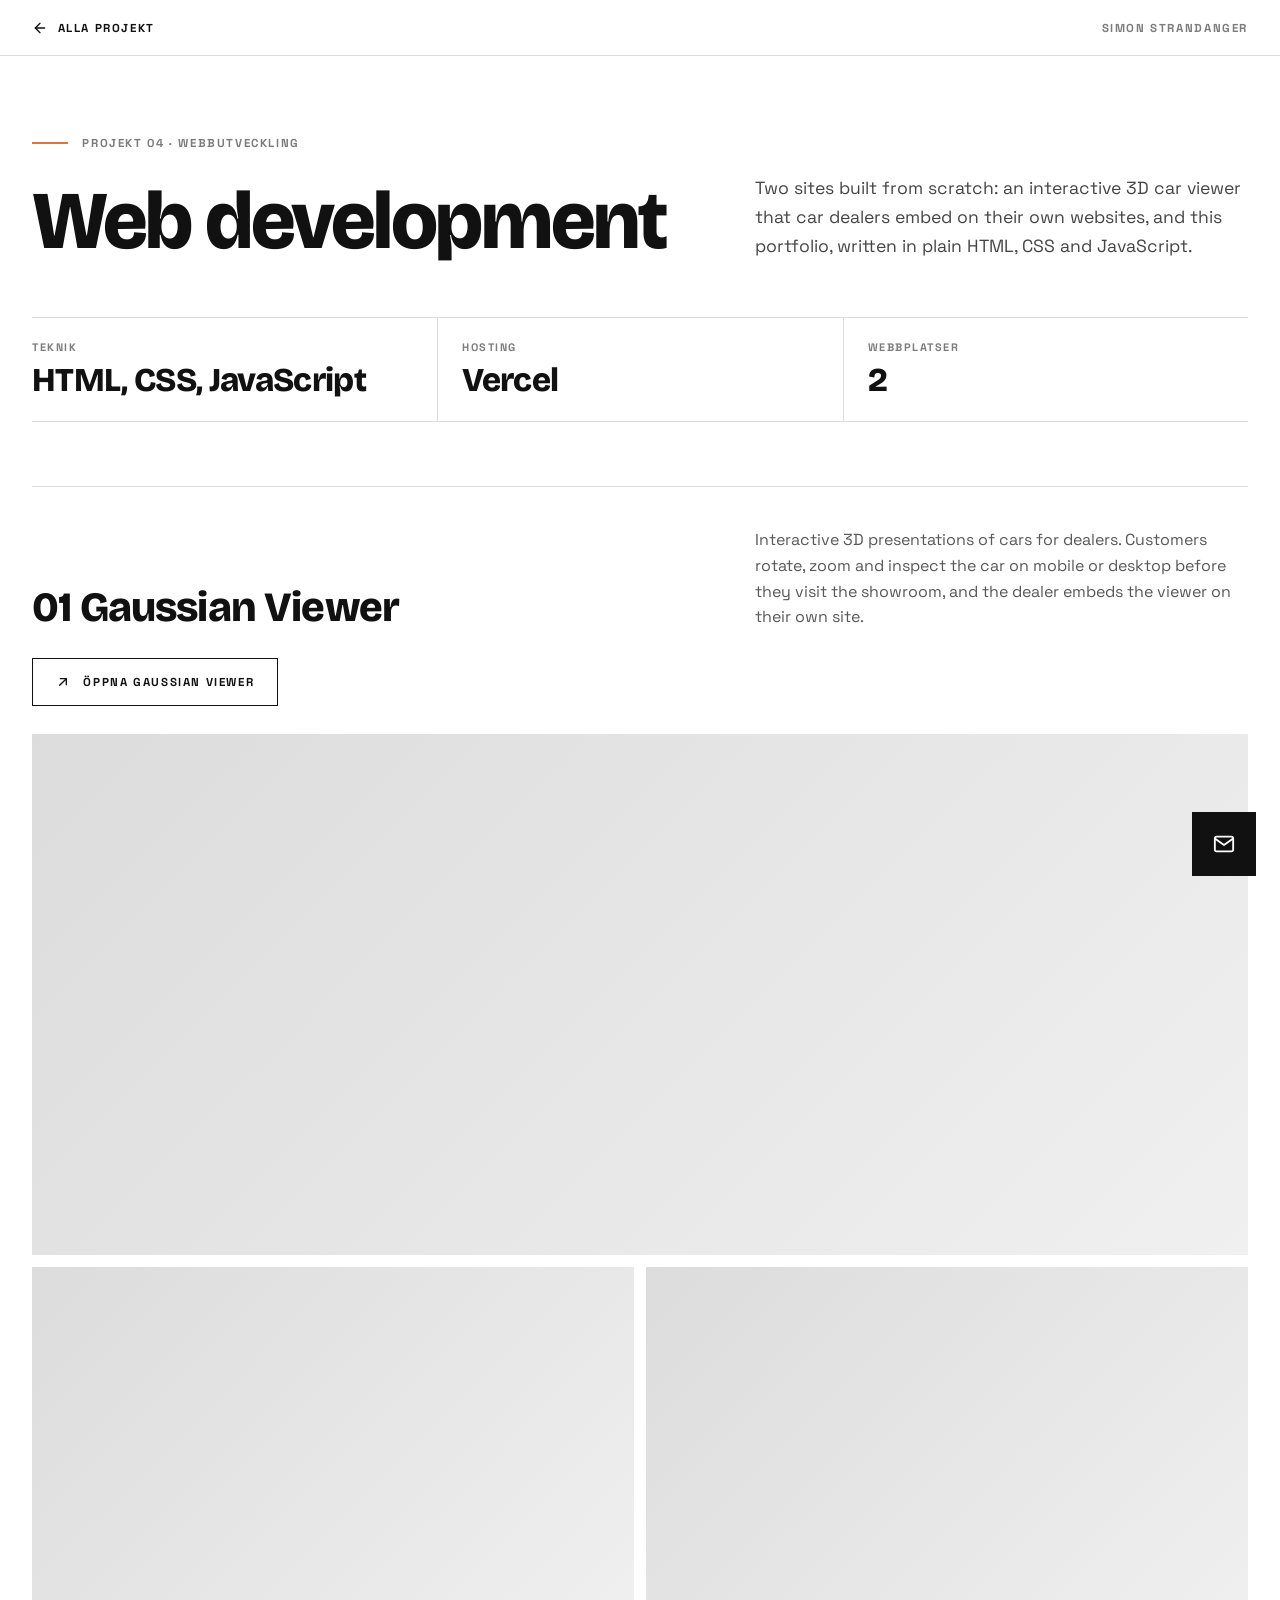
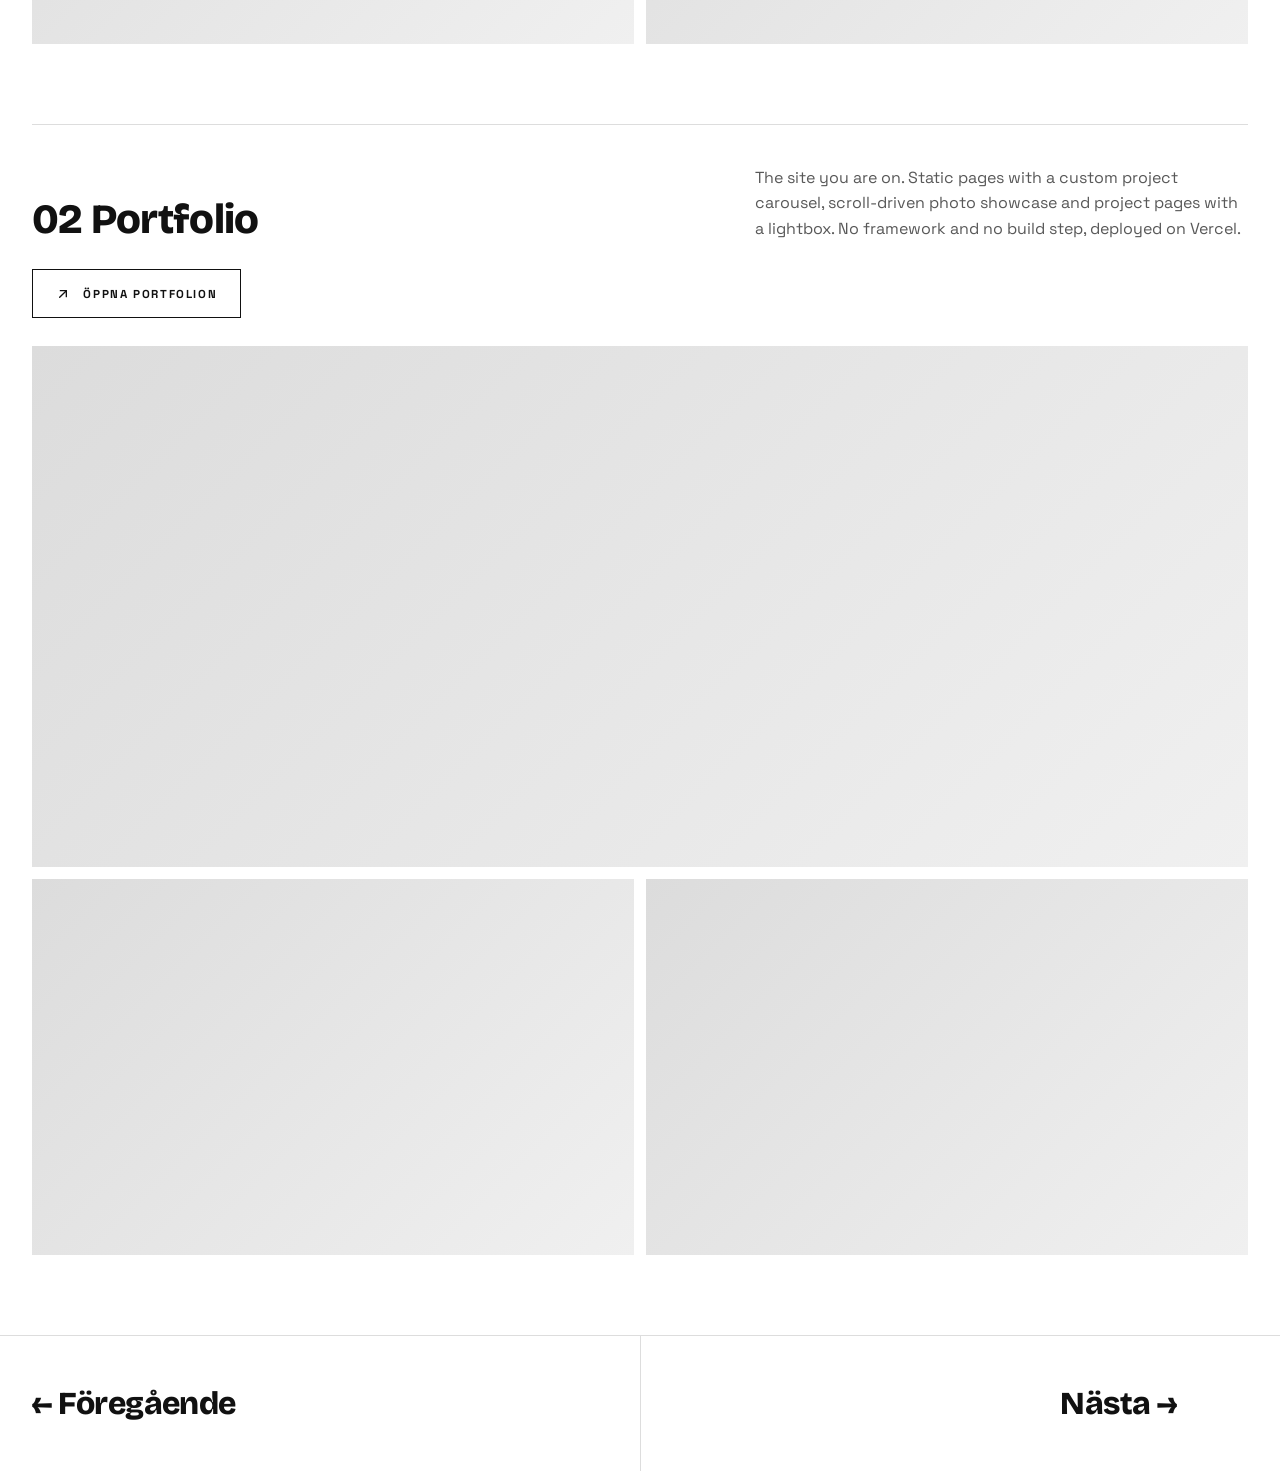
<file: projects/project-4.html>
<!DOCTYPE html>
<html lang="sv">
<head>
<meta charset="UTF-8">
<meta name="viewport" content="width=device-width, initial-scale=1.0">
<title>Projekt 04 — Simon Strandanger</title>
<link rel="preconnect" href="https://fonts.googleapis.com">
<link rel="preconnect" href="https://fonts.gstatic.com" crossorigin>
<link href="https://fonts.googleapis.com/css2?family=Bricolage+Grotesque:opsz,wght@12..96,800&family=Space+Grotesk:wght@400;500;600;700&display=swap" rel="stylesheet">
<link rel="stylesheet" href="../css/style.css">
</head>
<body>

  <nav class="project-page-nav">
    <a class="project-page-back" href="../index.html#projects">
      <svg viewBox="0 0 24 24" fill="none" stroke="currentColor" stroke-width="2" stroke-linecap="round" stroke-linejoin="round"><path d="M19 12H5"></path><path d="m12 19-7-7 7-7"></path></svg>
      Alla projekt
    </a>
  </nav>

  <main>
    <div class="project-page-story">
      <p class="project-page-eyebrow">Projekt 04 · Webbutveckling</p>
      <h1 class="project-page-title">Web development</h1>
      <p class="project-page-text">Two sites built from scratch: an interactive 3D car viewer that car dealers embed on their own websites, and this portfolio, written in plain HTML, CSS and JavaScript.</p>
    </div>

    <dl class="project-page-facts">
      <div><dt>Teknik</dt><dd>HTML, CSS, JavaScript</dd></div>
      <div><dt>Hosting</dt><dd>Vercel</dd></div>
      <div><dt>Webbplatser</dt><dd>2</dd></div>
      <!-- Lägg till egen statistik här, t.ex. <div><dt>Laddtid</dt><dd>…</dd></div> -->
    </dl>

    <div class="project-page-section">
      <h2 class="project-page-section-title">01 Gaussian Viewer</h2>
      <p class="project-page-section-text">Interactive 3D presentations of cars for dealers. Customers rotate, zoom and inspect the car on mobile or desktop before they visit the showroom, and the dealer embeds the viewer on their own site.</p>
    </div>
    <div class="gis-actions gis-actions--inline">
      <a class="gis-download" href="https://gaussian-viewer-delta.vercel.app/" target="_blank" rel="noopener">
        <svg viewBox="0 0 24 24" fill="none" stroke="currentColor" stroke-width="2" stroke-linecap="round" stroke-linejoin="round"><path d="M7 17 17 7"></path><path d="M8 7h9v9"></path></svg>
        Öppna Gaussian Viewer
      </a>
    </div>
    <div class="project-page-gallery">
      <div class="project-page-gallery-item project-page-gallery-item--wide"></div>
      <div class="project-page-gallery-item project-page-gallery-item--standard"></div>
      <div class="project-page-gallery-item project-page-gallery-item--standard"></div>
    </div>

    <div class="project-page-section">
      <h2 class="project-page-section-title">02 Portfolio</h2>
      <p class="project-page-section-text">The site you are on. Static pages with a custom project carousel, scroll-driven photo showcase and project pages with a lightbox. No framework and no build step, deployed on Vercel.</p>
    </div>
    <div class="gis-actions gis-actions--inline">
      <a class="gis-download" href="https://simon-strandanger.vercel.app/" target="_blank" rel="noopener">
        <svg viewBox="0 0 24 24" fill="none" stroke="currentColor" stroke-width="2" stroke-linecap="round" stroke-linejoin="round"><path d="M7 17 17 7"></path><path d="M8 7h9v9"></path></svg>
        Öppna portfolion
      </a>
    </div>
    <div class="project-page-gallery">
      <div class="project-page-gallery-item project-page-gallery-item--wide"></div>
      <div class="project-page-gallery-item project-page-gallery-item--standard"></div>
      <div class="project-page-gallery-item project-page-gallery-item--standard"></div>
    </div>

    <div class="project-page-switch">
      <a href="project-3.html">← Föregående</a>
      <a href="project-5.html">Nästa →</a>
    </div>
  </main>

  <a class="hero-contact" id="hero-contact" href="mailto:siblon06@gmail.com" aria-label="Kopiera min mejladress">
    <span class="hero-contact-label" aria-live="polite">Email copied</span>
    <span class="hero-contact-icon-wrap">
      <svg class="hero-contact-icon hero-contact-icon-mail" viewBox="0 0 24 24" fill="none" stroke="currentColor" stroke-width="2" stroke-linecap="round" stroke-linejoin="round">
        <rect x="2" y="4" width="20" height="16" rx="2"></rect>
        <path d="m22 6-10 7L2 6"></path>
      </svg>
      <svg class="hero-contact-icon hero-contact-icon-check" viewBox="0 0 24 24" fill="none" stroke="currentColor" stroke-width="2.5" stroke-linecap="round" stroke-linejoin="round">
        <path d="M20 6 9 17l-5-5"></path>
      </svg>
    </span>
  </a>

  <script src="../js/shared.js"></script>
  <script src="../js/project.js"></script>
</body>
</html>
</file>
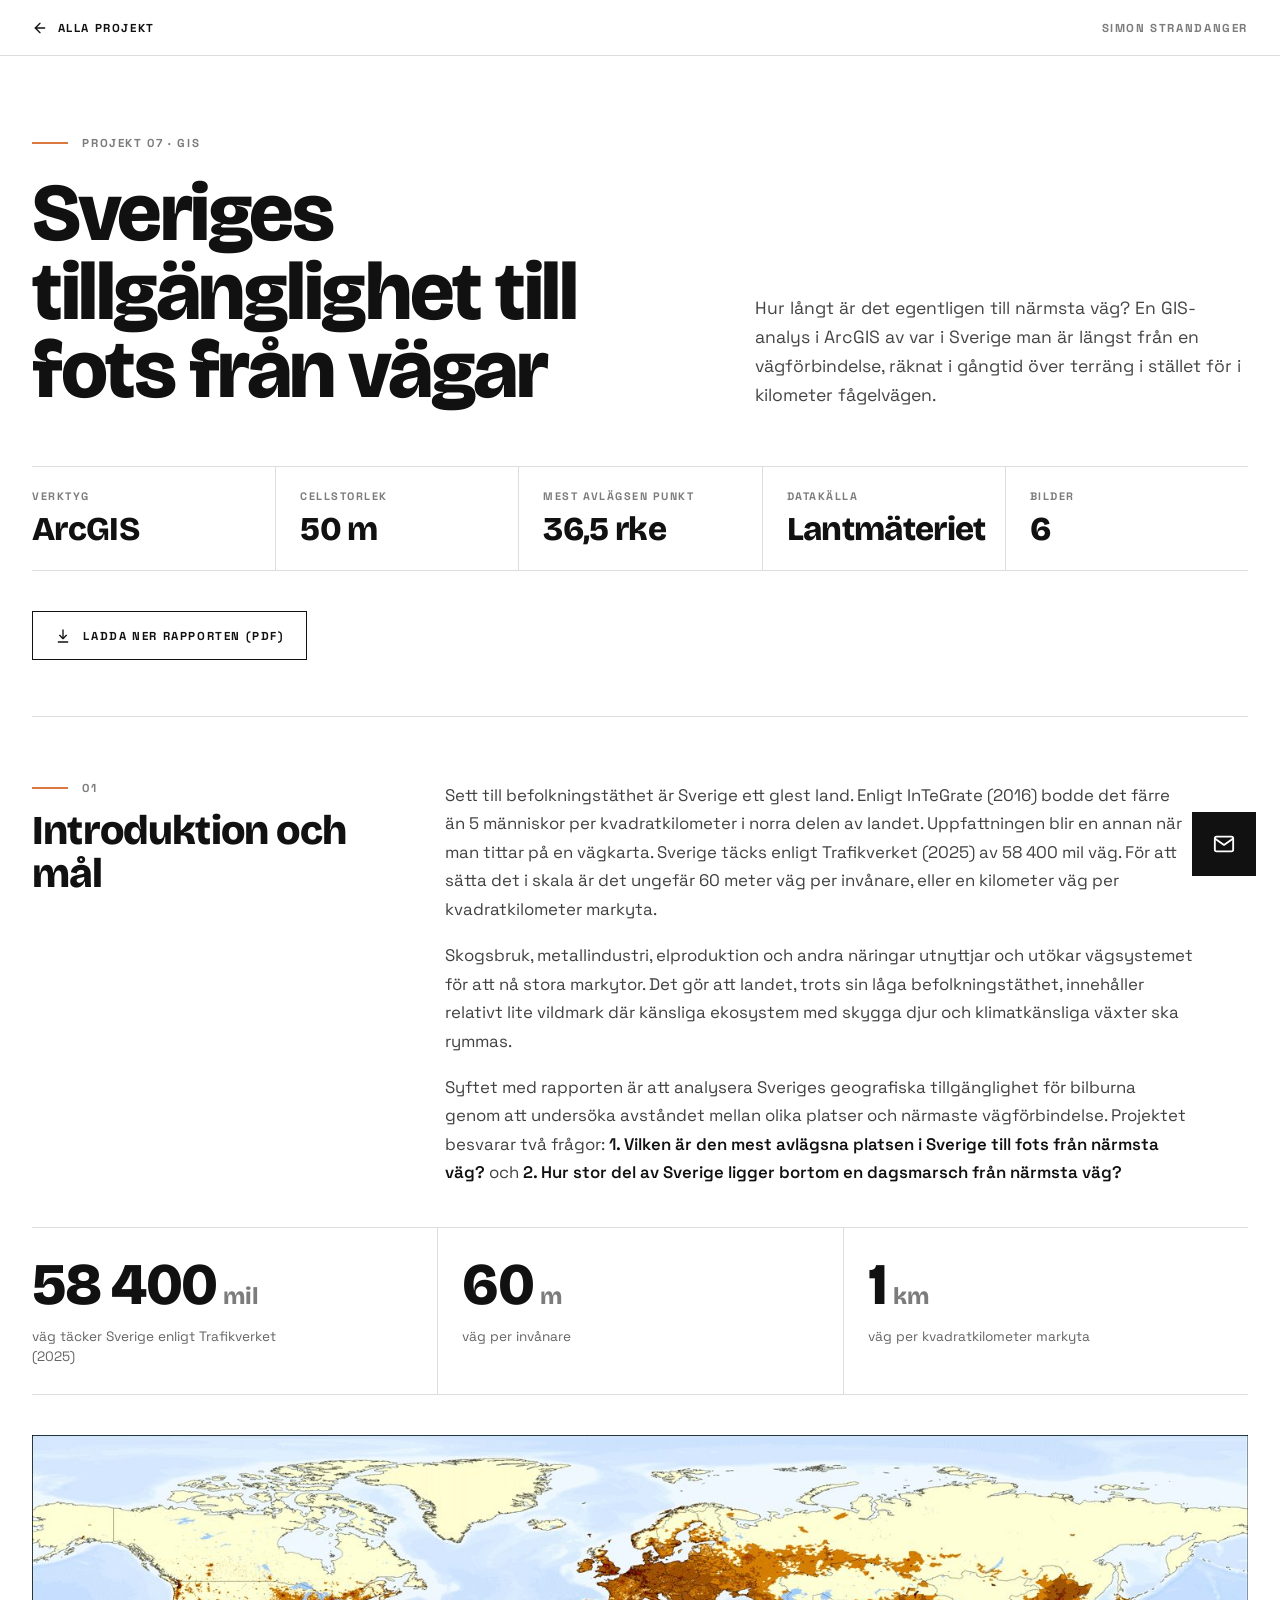
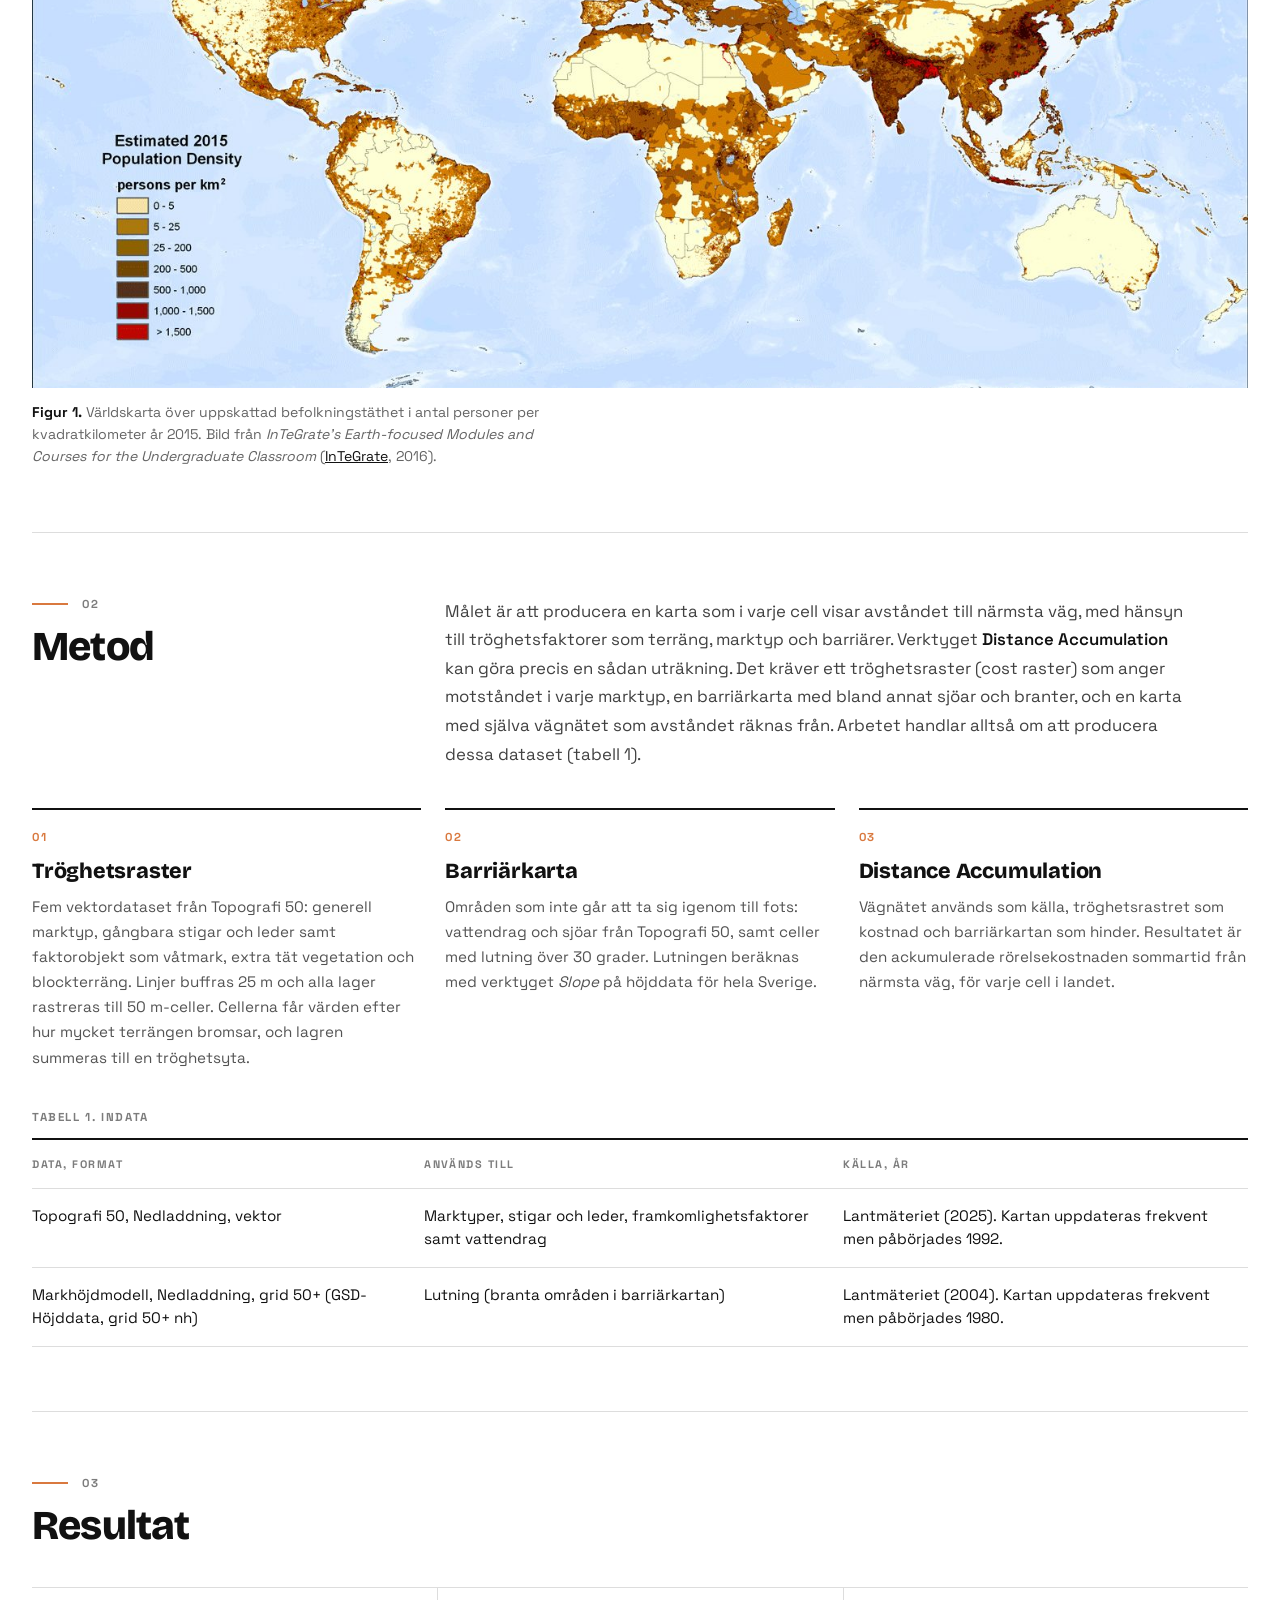
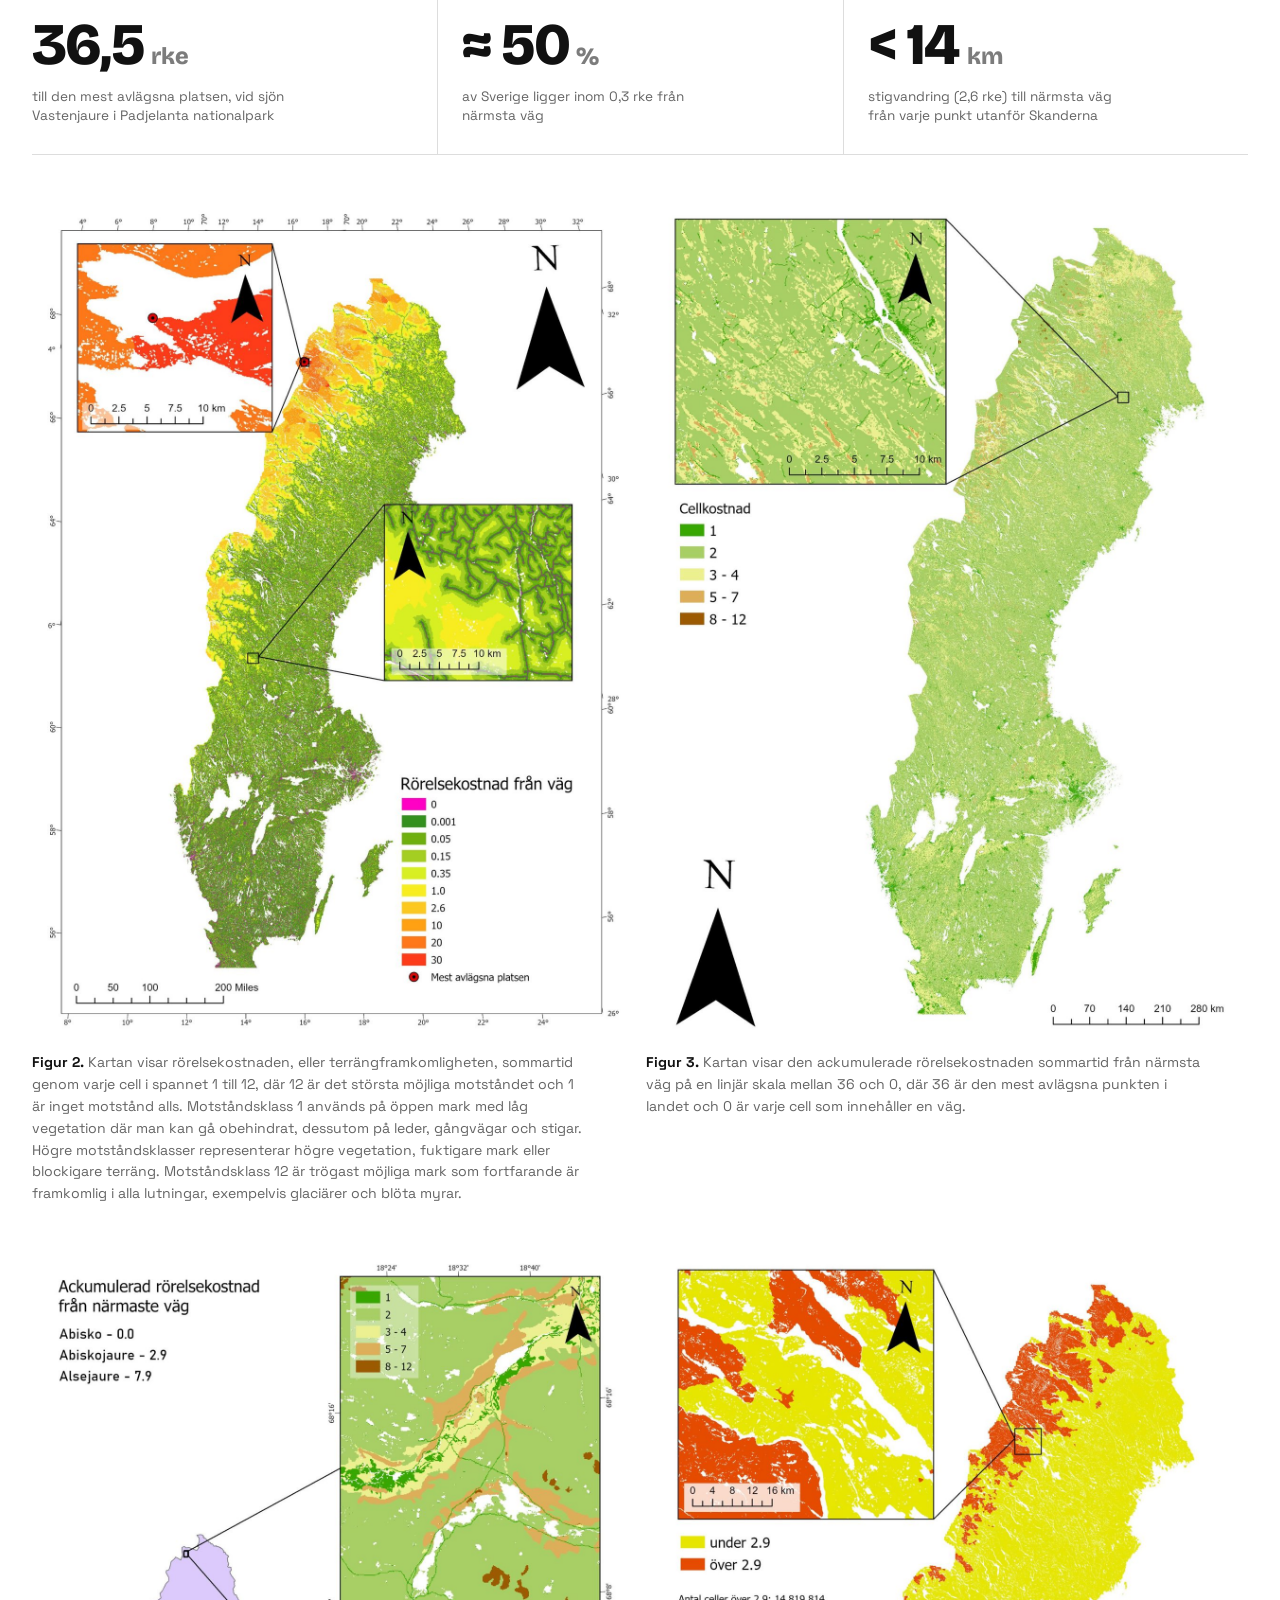
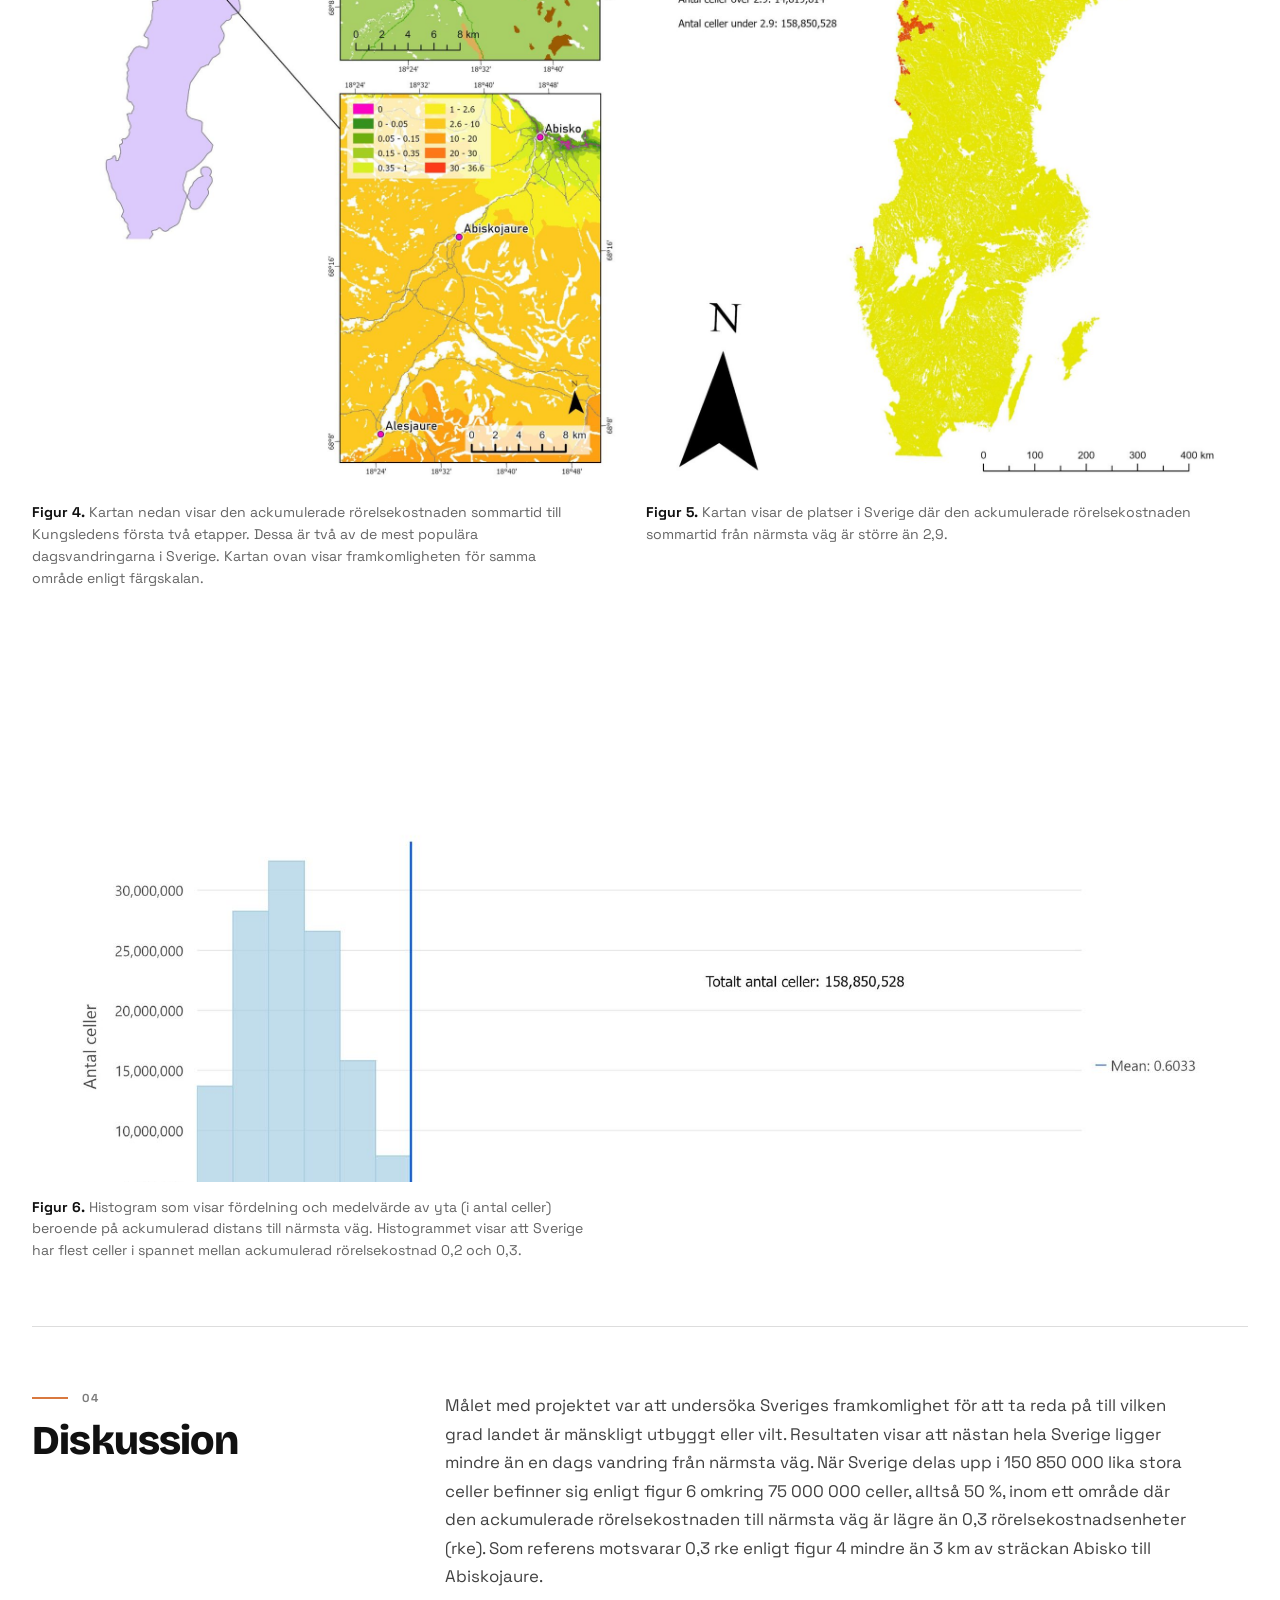
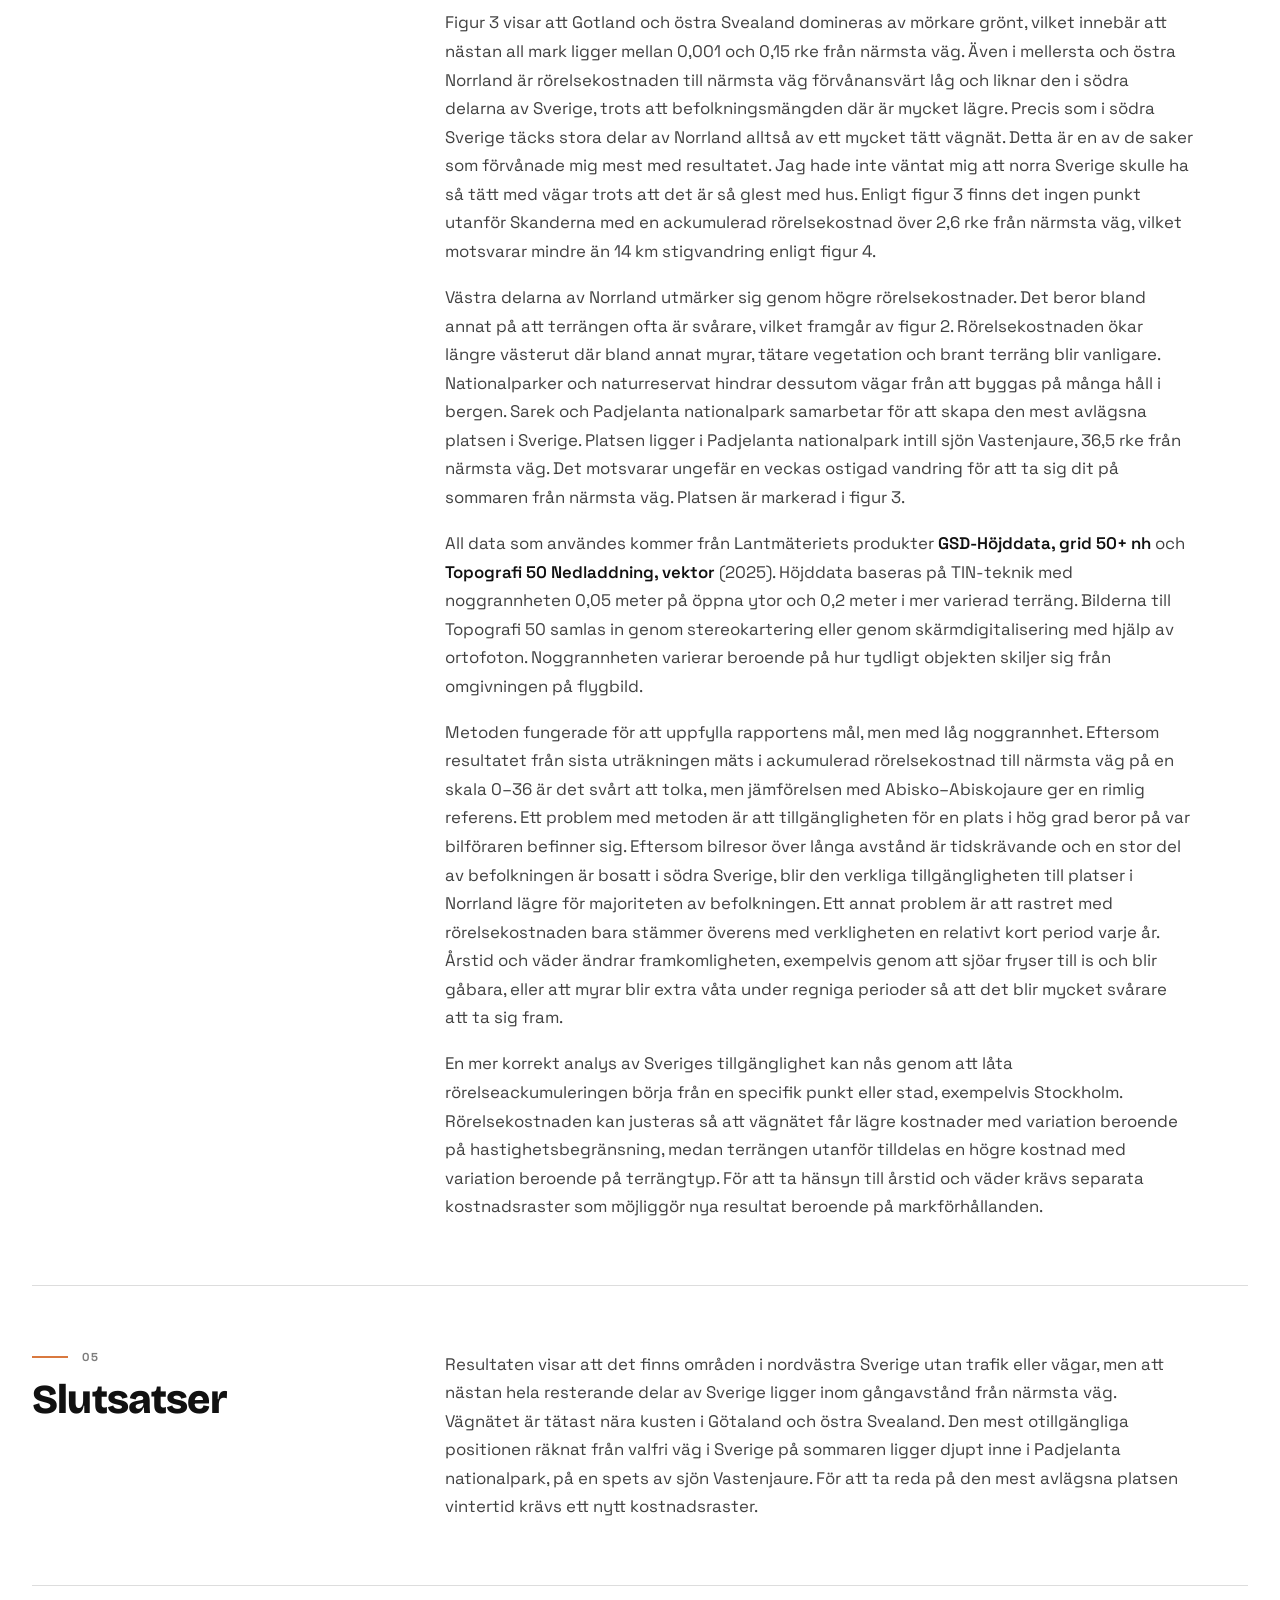
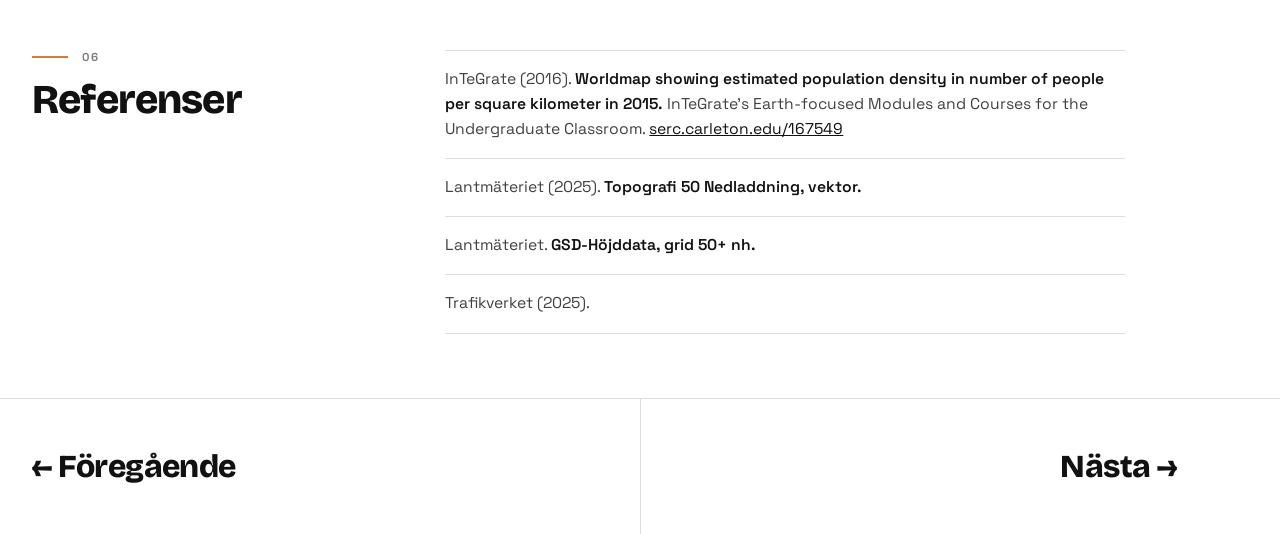
<file: projects/project-7.html>
<!DOCTYPE html>
<html lang="sv">
<head>
<meta charset="UTF-8">
<meta name="viewport" content="width=device-width, initial-scale=1.0">
<title>Sveriges tillgänglighet till fots från vägar — Simon Strandanger</title>
<link rel="preconnect" href="https://fonts.googleapis.com">
<link rel="preconnect" href="https://fonts.gstatic.com" crossorigin>
<link href="https://fonts.googleapis.com/css2?family=Bricolage+Grotesque:opsz,wght@12..96,800&family=Space+Grotesk:wght@400;500;600;700&display=swap" rel="stylesheet">
<link rel="stylesheet" href="../css/style.css">
</head>
<body>

  <nav class="project-page-nav">
    <a class="project-page-back" href="../index.html#projects">
      <svg viewBox="0 0 24 24" fill="none" stroke="currentColor" stroke-width="2" stroke-linecap="round" stroke-linejoin="round"><path d="M19 12H5"></path><path d="m12 19-7-7 7-7"></path></svg>
      Alla projekt
    </a>
  </nav>

  <main>

    <div class="project-page-story">
      <p class="project-page-eyebrow">Projekt 07 · GIS</p>
      <h1 class="project-page-title">Sveriges tillgänglighet till fots från vägar</h1>
      <p class="project-page-text">Hur långt är det egentligen till närmsta väg? En GIS-analys i ArcGIS av var i Sverige man är längst från en vägförbindelse, räknat i gångtid över terräng i stället för i kilometer fågelvägen.</p>
    </div>

    <dl class="project-page-facts">
      <div><dt>Verktyg</dt><dd>ArcGIS</dd></div>
      <div><dt>Cellstorlek</dt><dd>50 m</dd></div>
      <div><dt>Mest avlägsen punkt</dt><dd>36,5 rke</dd></div>
      <div><dt>Datakälla</dt><dd>Lantmäteriet</dd></div>
    </dl>

    <div class="gis-actions">
      <a class="gis-download" href="../files/sveriges-tillganglighet-till-fots.pdf" download>
        <svg viewBox="0 0 24 24" fill="none" stroke="currentColor" stroke-width="2" stroke-linecap="round" stroke-linejoin="round"><path d="M12 3v12"></path><path d="m7 11 5 5 5-5"></path><path d="M5 21h14"></path></svg>
        Ladda ner rapporten (PDF)
      </a>
    </div>

    <!-- 01 Introduktion -->
    <section class="gis-section" id="introduktion">
      <div class="gis-section-head">
        <p class="gis-section-num">01</p>
        <h2>Introduktion och mål</h2>
      </div>
      <div class="gis-section-body">
        <p>Sett till befolkningstäthet är Sverige ett glest land. Enligt InTeGrate (2016) bodde det färre än 5 människor per kvadratkilometer i norra delen av landet. Uppfattningen blir en annan när man tittar på en vägkarta. Sverige täcks enligt Trafikverket (2025) av 58&nbsp;400 mil väg. För att sätta det i skala är det ungefär 60 meter väg per invånare, eller en kilometer väg per kvadratkilometer markyta.</p>
        <p>Skogsbruk, metallindustri, elproduktion och andra näringar utnyttjar och utökar vägsystemet för att nå stora markytor. Det gör att landet, trots sin låga befolkningstäthet, innehåller relativt lite vildmark där känsliga ekosystem med skygga djur och klimatkänsliga växter ska rymmas.</p>
        <p>Syftet med rapporten är att analysera Sveriges geografiska tillgänglighet för bilburna genom att undersöka avståndet mellan olika platser och närmaste vägförbindelse. Projektet besvarar två frågor: <em>1. Vilken är den mest avlägsna platsen i Sverige till fots från närmsta väg?</em> och <em>2. Hur stor del av Sverige ligger bortom en dagsmarsch från närmsta väg?</em></p>
      </div>

      <div class="gis-stats">
        <div class="gis-stat">
          <p class="gis-stat-value">58&nbsp;400<small>mil</small></p>
          <p class="gis-stat-label">väg täcker Sverige enligt Trafikverket (2025)</p>
        </div>
        <div class="gis-stat">
          <p class="gis-stat-value">60<small>m</small></p>
          <p class="gis-stat-label">väg per invånare</p>
        </div>
        <div class="gis-stat">
          <p class="gis-stat-value">1<small>km</small></p>
          <p class="gis-stat-label">väg per kvadratkilometer markyta</p>
        </div>
      </div>

      <div class="gis-figures">
        <figure class="gis-figure gis-figure--full">
          <div class="project-page-gallery-item gis-figure-media gis-figure-media--wide"><img src="../images/projects/project-7/figur-1.jpg" alt="Världskarta över befolkningstäthet 2015" loading="lazy"></div>
          <figcaption><strong>Figur 1.</strong> Världskarta över uppskattad befolkningstäthet i antal personer per kvadratkilometer år 2015. Bild från <em>InTeGrate's Earth-focused Modules and Courses for the Undergraduate Classroom</em> (<a href="https://serc.carleton.edu/167549">InTeGrate</a>, 2016).</figcaption>
        </figure>
      </div>
    </section>

    <!-- 02 Metod -->
    <section class="gis-section" id="metod">
      <div class="gis-section-head">
        <p class="gis-section-num">02</p>
        <h2>Metod</h2>
      </div>
      <div class="gis-section-body">
        <p>Målet är att producera en karta som i varje cell visar avståndet till närmsta väg, med hänsyn till tröghetsfaktorer som terräng, marktyp och barriärer. Verktyget <em>Distance Accumulation</em> kan göra precis en sådan uträkning. Det kräver ett tröghetsraster (cost raster) som anger motståndet i varje marktyp, en barriärkarta med bland annat sjöar och branter, och en karta med själva vägnätet som avståndet räknas från. Arbetet handlar alltså om att producera dessa dataset (tabell 1).</p>
      </div>

      <div class="gis-steps">
        <div class="gis-step">
          <h3>Tröghetsraster</h3>
          <p>Fem vektordataset från Topografi 50: generell marktyp, gångbara stigar och leder samt faktorobjekt som våtmark, extra tät vegetation och blockterräng. Linjer buffras 25 m och alla lager rastreras till 50 m-celler. Cellerna får värden efter hur mycket terrängen bromsar, och lagren summeras till en tröghetsyta.</p>
        </div>
        <div class="gis-step">
          <h3>Barriärkarta</h3>
          <p>Områden som inte går att ta sig igenom till fots: vattendrag och sjöar från Topografi 50, samt celler med lutning över 30 grader. Lutningen beräknas med verktyget <em>Slope</em> på höjddata för hela Sverige.</p>
        </div>
        <div class="gis-step">
          <h3>Distance Accumulation</h3>
          <p>Vägnätet används som källa, tröghetsrastret som kostnad och barriärkartan som hinder. Resultatet är den ackumulerade rörelsekostnaden sommartid från närmsta väg, för varje cell i landet.</p>
        </div>
      </div>

      <div class="gis-table-wrap">
        <table class="gis-table">
          <caption>Tabell 1. Indata</caption>
          <thead>
            <tr><th>Data, format</th><th>Används till</th><th>Källa, år</th></tr>
          </thead>
          <tbody>
            <tr>
              <td>Topografi 50, Nedladdning, vektor</td>
              <td>Marktyper, stigar och leder, framkomlighetsfaktorer samt vattendrag</td>
              <td>Lantmäteriet (2025). Kartan uppdateras frekvent men påbörjades 1992.</td>
            </tr>
            <tr>
              <td>Markhöjdmodell, Nedladdning, grid 50+ (GSD-Höjddata, grid 50+ nh)</td>
              <td>Lutning (branta områden i barriärkartan)</td>
              <td>Lantmäteriet (2004). Kartan uppdateras frekvent men påbörjades 1980.</td>
            </tr>
          </tbody>
        </table>
      </div>
    </section>

    <!-- 03 Resultat -->
    <section class="gis-section" id="resultat">
      <div class="gis-section-head">
        <p class="gis-section-num">03</p>
        <h2>Resultat</h2>
      </div>

      <div class="gis-stats">
        <div class="gis-stat">
          <p class="gis-stat-value">36,5<small>rke</small></p>
          <p class="gis-stat-label">till den mest avlägsna platsen, vid sjön Vastenjaure i Padjelanta nationalpark</p>
        </div>
        <div class="gis-stat">
          <p class="gis-stat-value">≈ 50<small>%</small></p>
          <p class="gis-stat-label">av Sverige ligger inom 0,3 rke från närmsta väg</p>
        </div>
        <div class="gis-stat">
          <p class="gis-stat-value">&lt; 14<small>km</small></p>
          <p class="gis-stat-label">stigvandring (2,6 rke) till närmsta väg från varje punkt utanför Skanderna</p>
        </div>
      </div>

      <div class="gis-figures">
        <figure class="gis-figure">
          <div class="project-page-gallery-item gis-figure-media"><img src="../images/projects/project-7/figur-2.jpg" alt="Rörelsekostnad sommartid per cell" loading="lazy"></div>
          <figcaption><strong>Figur 2.</strong> Kartan visar rörelsekostnaden, eller terrängframkomligheten, sommartid genom varje cell i spannet 1 till 12, där 12 är det största möjliga motståndet och 1 är inget motstånd alls. Motståndsklass 1 används på öppen mark med låg vegetation där man kan gå obehindrat, dessutom på leder, gångvägar och stigar. Högre motståndsklasser representerar högre vegetation, fuktigare mark eller blockigare terräng. Motståndsklass 12 är trögast möjliga mark som fortfarande är framkomlig i alla lutningar, exempelvis glaciärer och blöta myrar.</figcaption>
        </figure>

        <figure class="gis-figure">
          <div class="project-page-gallery-item gis-figure-media"><img src="../images/projects/project-7/figur-3.jpg" alt="Ackumulerad rörelsekostnad från närmsta väg" loading="lazy"></div>
          <figcaption><strong>Figur 3.</strong> Kartan visar den ackumulerade rörelsekostnaden sommartid från närmsta väg på en linjär skala mellan 36 och 0, där 36 är den mest avlägsna punkten i landet och 0 är varje cell som innehåller en väg.</figcaption>
        </figure>

        <figure class="gis-figure">
          <div class="project-page-gallery-item gis-figure-media"><img src="../images/projects/project-7/figur-4.jpg" alt="Ackumulerad rörelsekostnad till Kungsledens första etapper" loading="lazy"></div>
          <figcaption><strong>Figur 4.</strong> Kartan nedan visar den ackumulerade rörelsekostnaden sommartid till Kungsledens första två etapper. Dessa är två av de mest populära dagsvandringarna i Sverige. Kartan ovan visar framkomligheten för samma område enligt färgskalan.</figcaption>
        </figure>

        <figure class="gis-figure">
          <div class="project-page-gallery-item gis-figure-media"><img src="../images/projects/project-7/figur-5.jpg" alt="Platser med ackumulerad rörelsekostnad över 2,9" loading="lazy"></div>
          <figcaption><strong>Figur 5.</strong> Kartan visar de platser i Sverige där den ackumulerade rörelsekostnaden sommartid från närmsta väg är större än 2,9.</figcaption>
        </figure>

        <figure class="gis-figure gis-figure--full">
          <div class="project-page-gallery-item gis-figure-media gis-figure-media--wide"><img src="../images/projects/project-7/figur-6.jpg" alt="Histogram över yta och ackumulerad distans till väg" loading="lazy"></div>
          <figcaption><strong>Figur 6.</strong> Histogram som visar fördelning och medelvärde av yta (i antal celler) beroende på ackumulerad distans till närmsta väg. Histogrammet visar att Sverige har flest celler i spannet mellan ackumulerad rörelsekostnad 0,2 och 0,3.</figcaption>
        </figure>
      </div>
    </section>

    <!-- 04 Diskussion -->
    <section class="gis-section" id="diskussion">
      <div class="gis-section-head">
        <p class="gis-section-num">04</p>
        <h2>Diskussion</h2>
      </div>
      <div class="gis-section-body">
        <p>Målet med projektet var att undersöka Sveriges framkomlighet för att ta reda på till vilken grad landet är mänskligt utbyggt eller vilt. Resultaten visar att nästan hela Sverige ligger mindre än en dags vandring från närmsta väg. När Sverige delas upp i 150&nbsp;850&nbsp;000 lika stora celler befinner sig enligt figur 6 omkring 75&nbsp;000&nbsp;000 celler, alltså 50&nbsp;%, inom ett område där den ackumulerade rörelsekostnaden till närmsta väg är lägre än 0,3 rörelsekostnadsenheter (rke). Som referens motsvarar 0,3 rke enligt figur 4 mindre än 3 km av sträckan Abisko till Abiskojaure.</p>
        <p>Figur 3 visar att Gotland och östra Svealand domineras av mörkare grönt, vilket innebär att nästan all mark ligger mellan 0,001 och 0,15 rke från närmsta väg. Även i mellersta och östra Norrland är rörelsekostnaden till närmsta väg förvånansvärt låg och liknar den i södra delarna av Sverige, trots att befolkningsmängden där är mycket lägre. Precis som i södra Sverige täcks stora delar av Norrland alltså av ett mycket tätt vägnät. Detta är en av de saker som förvånade mig mest med resultatet. Jag hade inte väntat mig att norra Sverige skulle ha så tätt med vägar trots att det är så glest med hus. Enligt figur 3 finns det ingen punkt utanför Skanderna med en ackumulerad rörelsekostnad över 2,6 rke från närmsta väg, vilket motsvarar mindre än 14 km stigvandring enligt figur 4.</p>
        <p>Västra delarna av Norrland utmärker sig genom högre rörelsekostnader. Det beror bland annat på att terrängen ofta är svårare, vilket framgår av figur 2. Rörelsekostnaden ökar längre västerut där bland annat myrar, tätare vegetation och brant terräng blir vanligare. Nationalparker och naturreservat hindrar dessutom vägar från att byggas på många håll i bergen. Sarek och Padjelanta nationalpark samarbetar för att skapa den mest avlägsna platsen i Sverige. Platsen ligger i Padjelanta nationalpark intill sjön Vastenjaure, 36,5 rke från närmsta väg. Det motsvarar ungefär en veckas ostigad vandring för att ta sig dit på sommaren från närmsta väg. Platsen är markerad i figur 3.</p>
        <p>All data som användes kommer från Lantmäteriets produkter <em>GSD-Höjddata, grid 50+ nh</em> och <em>Topografi 50 Nedladdning, vektor</em> (2025). Höjddata baseras på TIN-teknik med noggrannheten 0,05 meter på öppna ytor och 0,2 meter i mer varierad terräng. Bilderna till Topografi 50 samlas in genom stereokartering eller genom skärmdigitalisering med hjälp av ortofoton. Noggrannheten varierar beroende på hur tydligt objekten skiljer sig från omgivningen på flygbild.</p>
        <p>Metoden fungerade för att uppfylla rapportens mål, men med låg noggrannhet. Eftersom resultatet från sista uträkningen mäts i ackumulerad rörelsekostnad till närmsta väg på en skala 0–36 är det svårt att tolka, men jämförelsen med Abisko–Abiskojaure ger en rimlig referens. Ett problem med metoden är att tillgängligheten för en plats i hög grad beror på var bilföraren befinner sig. Eftersom bilresor över långa avstånd är tidskrävande och en stor del av befolkningen är bosatt i södra Sverige, blir den verkliga tillgängligheten till platser i Norrland lägre för majoriteten av befolkningen. Ett annat problem är att rastret med rörelsekostnaden bara stämmer överens med verkligheten en relativt kort period varje år. Årstid och väder ändrar framkomligheten, exempelvis genom att sjöar fryser till is och blir gåbara, eller att myrar blir extra våta under regniga perioder så att det blir mycket svårare att ta sig fram.</p>
        <p>En mer korrekt analys av Sveriges tillgänglighet kan nås genom att låta rörelseackumuleringen börja från en specifik punkt eller stad, exempelvis Stockholm. Rörelsekostnaden kan justeras så att vägnätet får lägre kostnader med variation beroende på hastighetsbegränsning, medan terrängen utanför tilldelas en högre kostnad med variation beroende på terrängtyp. För att ta hänsyn till årstid och väder krävs separata kostnadsraster som möjliggör nya resultat beroende på markförhållanden.</p>
      </div>
    </section>

    <!-- 05 Slutsatser -->
    <section class="gis-section" id="slutsatser">
      <div class="gis-section-head">
        <p class="gis-section-num">05</p>
        <h2>Slutsatser</h2>
      </div>
      <div class="gis-section-body">
        <p>Resultaten visar att det finns områden i nordvästra Sverige utan trafik eller vägar, men att nästan hela resterande delar av Sverige ligger inom gångavstånd från närmsta väg. Vägnätet är tätast nära kusten i Götaland och östra Svealand. Den mest otillgängliga positionen räknat från valfri väg i Sverige på sommaren ligger djupt inne i Padjelanta nationalpark, på en spets av sjön Vastenjaure. För att ta reda på den mest avlägsna platsen vintertid krävs ett nytt kostnadsraster.</p>
      </div>
    </section>

    <!-- 06 Referenser -->
    <section class="gis-section" id="referenser">
      <div class="gis-section-head">
        <p class="gis-section-num">06</p>
        <h2>Referenser</h2>
      </div>
      <div class="gis-section-body">
        <ul class="gis-references">
          <li>InTeGrate (2016). <em>Worldmap showing estimated population density in number of people per square kilometer in 2015.</em> InTeGrate's Earth-focused Modules and Courses for the Undergraduate Classroom. <a href="https://serc.carleton.edu/167549">serc.carleton.edu/167549</a></li>
          <li>Lantmäteriet (2025). <em>Topografi 50 Nedladdning, vektor.</em></li>
          <li>Lantmäteriet. <em>GSD-Höjddata, grid 50+ nh.</em></li>
          <!-- TODO: komplettera Trafikverket (2025) med titel/länk, och årtal för GSD-Höjddata (2004 i tabell 1, 2020 i diskussionen i originalrapporten). -->
          <li>Trafikverket (2025).</li>
        </ul>
      </div>
    </section>

    <div class="project-page-switch">
      <a href="project-6.html">← Föregående</a>
      <a href="project-8.html">Nästa →</a>
    </div>
  </main>

  <a class="hero-contact" id="hero-contact" href="mailto:siblon06@gmail.com" aria-label="Kopiera min mejladress">
    <span class="hero-contact-label" aria-live="polite">Email copied</span>
    <span class="hero-contact-icon-wrap">
      <svg class="hero-contact-icon hero-contact-icon-mail" viewBox="0 0 24 24" fill="none" stroke="currentColor" stroke-width="2" stroke-linecap="round" stroke-linejoin="round">
        <rect x="2" y="4" width="20" height="16" rx="2"></rect>
        <path d="m22 6-10 7L2 6"></path>
      </svg>
      <svg class="hero-contact-icon hero-contact-icon-check" viewBox="0 0 24 24" fill="none" stroke="currentColor" stroke-width="2.5" stroke-linecap="round" stroke-linejoin="round">
        <path d="M20 6 9 17l-5-5"></path>
      </svg>
    </span>
  </a>

  <script src="../js/shared.js"></script>
  <script src="../js/project.js"></script>
</body>
</html>
</file>
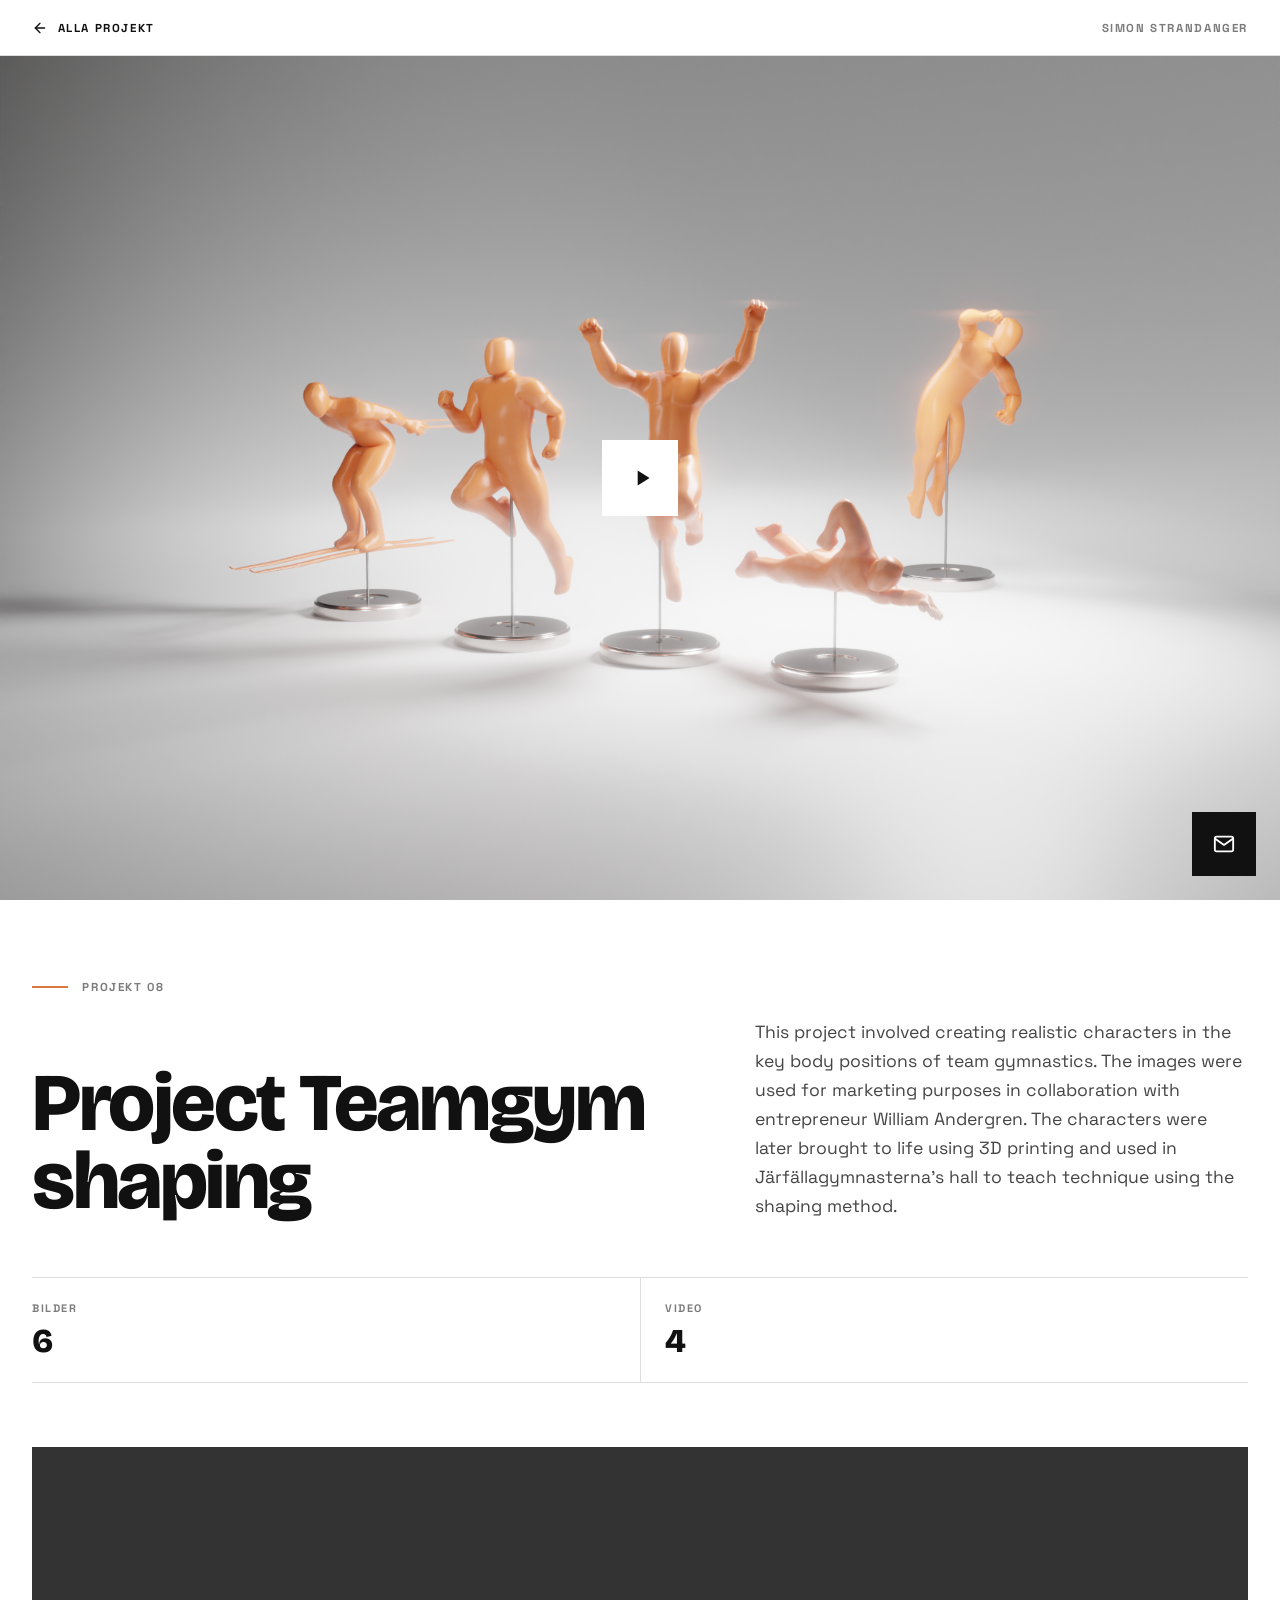
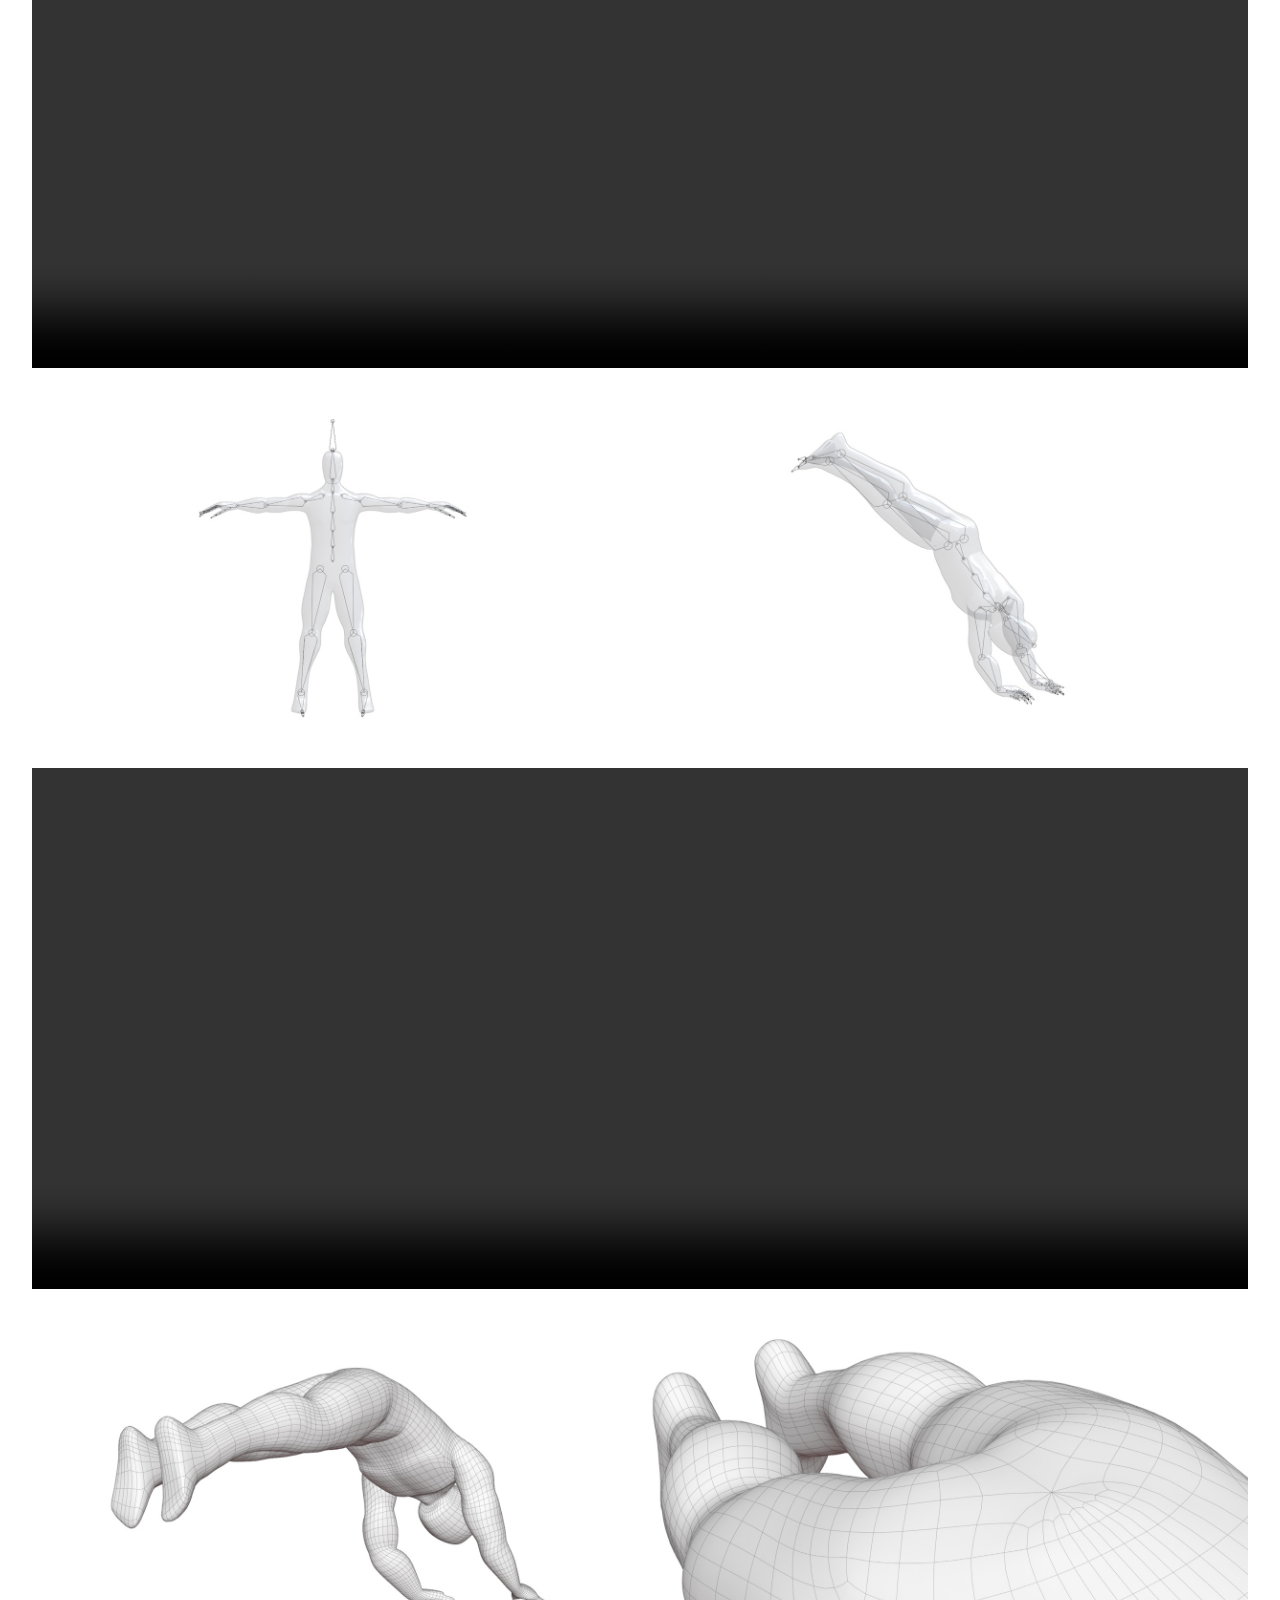
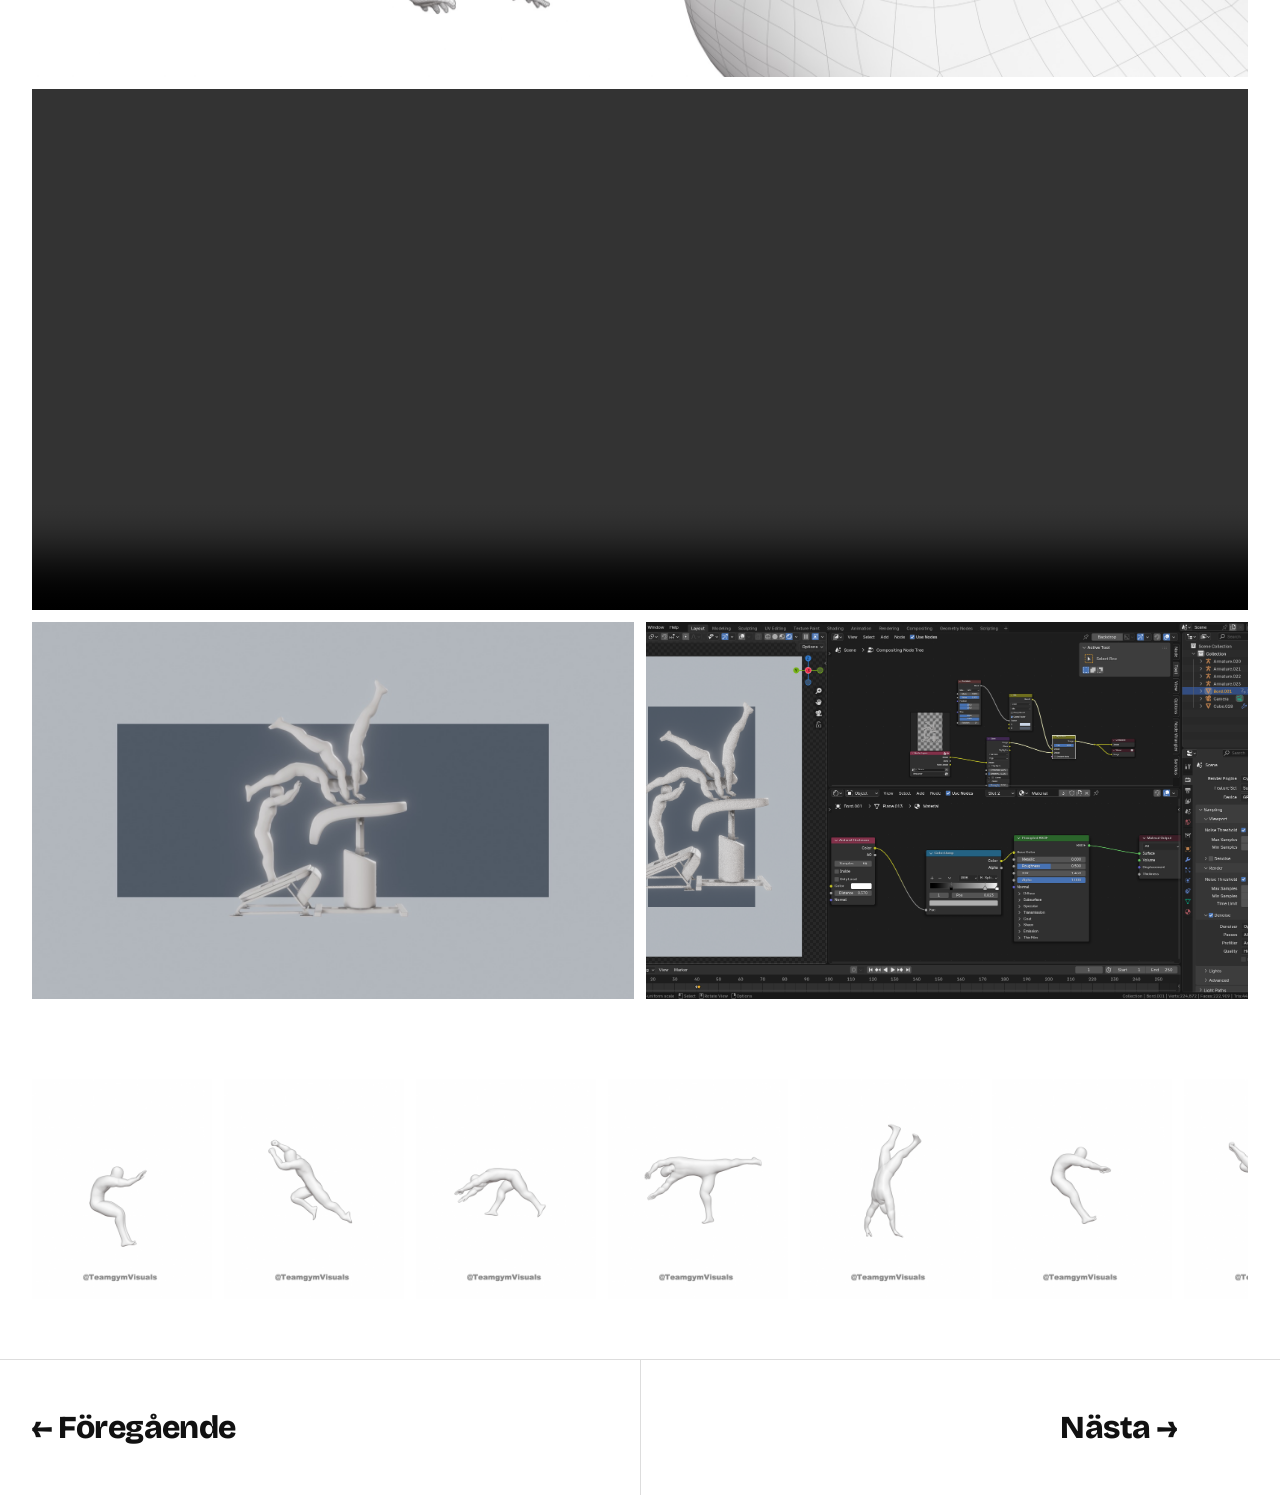
<file: projects/project-8.html>
<!DOCTYPE html>
<html lang="sv">
<head>
<meta charset="UTF-8">
<meta name="viewport" content="width=device-width, initial-scale=1.0">
<title>Projekt 08 — Simon Strandanger</title>
<link rel="preconnect" href="https://fonts.googleapis.com">
<link rel="preconnect" href="https://fonts.gstatic.com" crossorigin>
<link href="https://fonts.googleapis.com/css2?family=Bricolage+Grotesque:opsz,wght@12..96,800&family=Space+Grotesk:wght@400;500;600;700&display=swap" rel="stylesheet">
<link rel="stylesheet" href="../css/style.css">
</head>
<body>

  <nav class="project-page-nav">
    <a class="project-page-back" href="../index.html#projects">
      <svg viewBox="0 0 24 24" fill="none" stroke="currentColor" stroke-width="2" stroke-linecap="round" stroke-linejoin="round"><path d="M19 12H5"></path><path d="m12 19-7-7 7-7"></path></svg>
      Alla projekt
    </a>
  </nav>

  <main>
    <div class="project-page-media project-page-media--video" data-index="08" data-video="../images/projects/project-8/video.mp4">
      <img src="../images/projects/project-8/1b.png" alt="Projekt 08" onerror="this.parentElement.classList.add('missing')">
      <span class="project-page-play-button">
        <span class="project-page-play-icon">
          <svg viewBox="0 0 24 24" fill="currentColor"><path d="M8 5v14l11-7z"></path></svg>
        </span>
      </span>
    </div>

    <div class="project-page-story">
      <p class="project-page-eyebrow">Projekt 08</p>
      <h1 class="project-page-title">Project Teamgym shaping</h1>
      <p class="project-page-text">This project involved creating realistic characters in the key body positions of team gymnastics. The images were used for marketing purposes in collaboration with entrepreneur William Andergren. The characters were later brought to life using 3D printing and used in Järfällagymnasterna’s hall to teach technique using the shaping method.</p>
    </div>

    <div class="project-page-gallery">
      <div class="project-page-gallery-item project-page-gallery-item--video">
        <video src="../images/projects/project-8/video4.mp4" autoplay muted loop playsinline controls></video>
      </div>
      <div class="project-page-gallery-item"><img src="../images/projects/project-8/gallery-3.jpg" alt="Projekt 08"></div>
      <div class="project-page-gallery-item"><img src="../images/projects/project-8/gallery-4.jpg" alt="Projekt 08"></div>
      <div class="project-page-gallery-item project-page-gallery-item--video">
        <video src="../images/projects/project-8/video2.mp4" autoplay muted loop playsinline controls></video>
      </div>
      <div class="project-page-gallery-item"><img src="../images/projects/project-8/gallery-1.jpg" alt="Projekt 08"></div>
      <div class="project-page-gallery-item"><img src="../images/projects/project-8/gallery-2.jpg" alt="Projekt 08"></div>
      <div class="project-page-gallery-item project-page-gallery-item--video">
        <video src="../images/projects/project-8/video3.mp4" autoplay muted loop playsinline controls></video>
      </div>
      <div class="project-page-gallery-item"><img src="../images/projects/project-8/hero.jpg" alt="Projekt 08"></div>
      <div class="project-page-gallery-item"><img src="../images/projects/project-8/13b.png" alt="Projekt 08"></div>
    </div>

    <div class="project-page-slider" aria-label="Bildslider">
      <div class="project-page-slider-track">
        <img src="../images/projects/project-8/1.png" alt="Projekt 08 bild 1">
        <img src="../images/projects/project-8/2.png" alt="Projekt 08 bild 2">
        <img src="../images/projects/project-8/3.png" alt="Projekt 08 bild 3">
        <img src="../images/projects/project-8/4.png" alt="Projekt 08 bild 4">
        <img src="../images/projects/project-8/5.png" alt="Projekt 08 bild 5">
        <img src="../images/projects/project-8/6.png" alt="Projekt 08 bild 6">
        <img src="../images/projects/project-8/7.png" alt="Projekt 08 bild 7">
        <img src="../images/projects/project-8/8.png" alt="Projekt 08 bild 8">
        <img src="../images/projects/project-8/9.png" alt="Projekt 08 bild 9">
        <img src="../images/projects/project-8/10.png" alt="Projekt 08 bild 10">
        <img src="../images/projects/project-8/11.png" alt="Projekt 08 bild 11">
        <img src="../images/projects/project-8/12.png" alt="Projekt 08 bild 12">
        <img src="../images/projects/project-8/13.png" alt="Projekt 08 bild 13">
        <img src="../images/projects/project-8/14.png" alt="Projekt 08 bild 14">
        <img src="../images/projects/project-8/15.png" alt="Projekt 08 bild 15">
        <img src="../images/projects/project-8/16.png" alt="Projekt 08 bild 16">
        <img src="../images/projects/project-8/17.png" alt="Projekt 08 bild 17">
        <img src="../images/projects/project-8/18.png" alt="Projekt 08 bild 18">
      </div>
    </div>

    <div class="project-page-switch">
      <a href="project-7.html">← Föregående</a>
      <a href="project-1.html">Nästa →</a>
    </div>
  </main>

  <a class="hero-contact" id="hero-contact" href="mailto:siblon06@gmail.com" aria-label="Kopiera min mejladress">
    <span class="hero-contact-label" aria-live="polite">Email copied</span>
    <span class="hero-contact-icon-wrap">
      <svg class="hero-contact-icon hero-contact-icon-mail" viewBox="0 0 24 24" fill="none" stroke="currentColor" stroke-width="2" stroke-linecap="round" stroke-linejoin="round">
        <rect x="2" y="4" width="20" height="16" rx="2"></rect>
        <path d="m22 6-10 7L2 6"></path>
      </svg>
      <svg class="hero-contact-icon hero-contact-icon-check" viewBox="0 0 24 24" fill="none" stroke="currentColor" stroke-width="2.5" stroke-linecap="round" stroke-linejoin="round">
        <path d="M20 6 9 17l-5-5"></path>
      </svg>
    </span>
  </a>

  <script src="../js/shared.js"></script>
  <script src="../js/project.js"></script>
</body>
</html>
</file>
<file: css/style.css>
* {
  margin: 0;
  padding: 0;
  box-sizing: border-box;
}

:root {
  --bg: #ffffff;
  --fg: #111111;
  --fg-rgb: 17, 17, 17; /* --fg's channels, for the many rgba(var(--fg-rgb), alpha) tints below */
  --media-placeholder: linear-gradient(135deg, #dcdcdc, #f0f0f0); /* empty-media background, shared by every image/video placeholder box */
  --intro-fg: #f5f5f0;
  --curtain-bg: #f4f1ea;
  --font: 'Space Grotesk', 'Helvetica Neue', Arial, sans-serif;

  /* About/CV accent — matches the site-nav's existing #d9793f. */
  --about-terracotta: #d9793f;
  --about-violet: #8f6fd9;
}

html, body {
  min-height: 100%;
  background: var(--bg);
  color: var(--fg);
  font-family: var(--font);
  overflow-x: clip; /* blocks horizontal overflow without the overflow-x:hidden side effect of forcing overflow-y:auto, which breaks position:sticky in descendants */
  /* Stops an overscroll at the very top/bottom from chaining into the browser's own
     back/forward swipe or pull-to-refresh — without this, a fast return-to-carousel
     flick right at scrollY 0 could trigger real browser navigation mid-gesture. */
  overscroll-behavior-y: contain;
}

/* ---------- Intro ---------- */

#intro {
  position: fixed;
  inset: 0;
  z-index: 999;
  display: flex;
  align-items: center;
  justify-content: center;
  overflow: hidden;
}

.curtain {
  position: absolute;
  top: 0;
  bottom: 0;
  width: 50%;
  background: #000;
  z-index: 1;
  transition: transform 800ms cubic-bezier(0.76, 0, 0.24, 1);
}

.curtain-left { left: 0; }
.curtain-right { right: 0; }

#intro.hide {
  pointer-events: none;
}

#intro.hide .curtain-left { transform: translateX(-100%); }
#intro.hide .curtain-right { transform: translateX(100%); }

.intro-word {
  position: relative;
  z-index: 2;
  display: inline-flex;
  font-size: clamp(2rem, 7vw, 4rem);
  font-weight: 600;
  letter-spacing: -0.01em;
  color: var(--intro-fg);
  transition: opacity 200ms ease;
}

#intro.hide .intro-word {
  opacity: 0;
}

.hej-letter {
  display: inline-block;
  opacity: 0;
  transform: translateY(0.6em);
  animation: stairIn 420ms cubic-bezier(0.16, 1, 0.3, 1) forwards;
}

@keyframes stairIn {
  to { opacity: 1; transform: translateY(0); }
}

/* ---------- Main content ---------- */

#main-content {
  min-height: 100vh;
  display: flex;
  flex-direction: column;
  opacity: 0;
  transition: opacity 300ms ease;
}

#main-content.visible {
  opacity: 1;
}

/* A transparent interaction shield stays up until the opening project carousel
   animation has finished. The intro curtain sits above this shield. */
body.projects-locked::before {
  content: '';
  position: fixed;
  z-index: 800;
  inset: 0;
  cursor: wait;
}

/* ---------- Site brand: fixed top-left, mirrors .site-nav's placement/scope ---------- */

.site-brand {
  position: fixed;
  top: 1.5rem;
  left: 1.5rem;
  z-index: 600;
  color: var(--fg);
  text-decoration: none;
  font-family: 'Bricolage Grotesque', var(--font);
  font-weight: 800;
  font-size: 1.75rem;
  letter-spacing: 0.01em;
  /* Starts hidden — script.js reveals it once, right as the carousel's own reveal
     begins (see revealSiteBrand), rather than it just sitting on screen through the
     whole "Hej" intro. This same opacity transition also drives the ongoing
     curtain-hide toggle later, hence the plain fast 200ms default. */
  opacity: 0;
  transform: translateY(-10px);
  transition: opacity 200ms ease, transform 200ms ease;
}

/* Swapped in for exactly the one-time entrance (see script.js) so that transition
   plays over the same span as the carousel's own two-stage reveal (750ms + 750ms),
   landing together as one beat — removed again straight after, so hover and the
   curtain-hide toggle go back to the quick 200ms above. */
.site-brand.brand-intro {
  transition: opacity 1500ms cubic-bezier(0.16, 0.84, 0.44, 1), transform 1500ms cubic-bezier(0.16, 0.84, 0.44, 1);
}

.site-brand.is-revealed {
  opacity: 1;
  transform: translateY(0);
}

.site-brand:hover {
  opacity: 0.6;
}

/* ---------- Site nav: fixed top-right, on the home/photo/all-projects screens only ---------- */

.site-nav {
  position: fixed;
  top: 1.5rem;
  right: 1.5rem;
  z-index: 600;
  display: flex;
  gap: 1.75rem;
  /* matches .site-brand's fade so both hide in lockstep instead of .site-nav
     snapping instantly while .site-brand is still mid-fade */
  transition: opacity 200ms ease;
}

/* Toggled by script.js the instant the About curtain starts rising (curtainProgress
   > 0) and lifted again on handoff — it reads as part of the base carousel screen,
   covered by the curtain like everything else beneath it. This can't just rely on
   the curtain's own z-index/DOM order: that only visually overlaps this 24px-from-
   top header for the last couple percent of the rise (the curtain has to physically
   reach that close to the top edge first), so an explicit class covers the whole
   rise instead of just its very end. */
body.curtain-covers-header .site-brand,
body.curtain-covers-header .site-nav {
  opacity: 0;
  pointer-events: none;
  /* Disappearing is instant, no fade — matches how the carousel itself is simply
     covered by the curtain's movement rather than fading out. Only wins for this
     specific change (entering the hidden state): once the class is removed, the
     base .site-brand/.site-nav transition above takes back over, so reappearing
     still eases in rather than popping. */
  transition-duration: 0s;
}

.site-nav-link {
  position: relative;
  color: var(--fg);
  text-decoration: none;
  font-size: 0.85rem;
  font-weight: 600;
  padding-bottom: 0.3rem;
  border-bottom: 1px solid transparent;
  transition: border-color 200ms ease;
}

.site-nav-link::before,
.site-nav-link::after {
  content: '*';
  position: absolute;
  top: 0;
  color: #d9793f;
  opacity: 0;
  transition: opacity 200ms ease;
}

.site-nav-link::before { left: -0.95rem; }
.site-nav-link::after { right: -0.95rem; }

.site-nav-link.is-active,
.site-nav-link:hover {
  border-color: var(--fg);
}

.site-nav-link.is-active::before,
.site-nav-link.is-active::after,
.site-nav-link:hover::before,
.site-nav-link:hover::after {
  opacity: 1;
}

/* ---------- Contact button: fixed pill, click to copy email ---------- */

.hero-contact {
  position: fixed;
  right: 1.5rem;
  bottom: 1.5rem;
  z-index: 500; /* stays above every section's content, not just the hero photo's stack */
  height: 64px;
  border-radius: 999px;
  background: var(--fg);
  color: var(--bg);
  display: inline-flex;
  align-items: center;
  justify-content: center;
  gap: 0; /* only appears once expanded — kept at 0 here so padding + icon alone add up to a perfect circle */
  padding: 0 21px;
  text-decoration: none;
  cursor: pointer;
  transition: transform 250ms ease, height 450ms cubic-bezier(0.65, 0, 0.35, 1), gap 450ms cubic-bezier(0.65, 0, 0.35, 1);
}

.hero-contact:hover {
  transform: scale(1.08);
}

.hero-contact.copied {
  height: 68px;
  gap: 0.5rem;
}

.hero-contact.copied:hover {
  transform: none; /* the pill's own height/width change is enough feedback — stacking the hover scale on top read as janky */
}

.hero-contact.pop {
  animation: contactPop 320ms ease-out;
}

@keyframes contactPop {
  0% { transform: scale(1); }
  40% { transform: scale(0.97); }
  70% { transform: scale(1.03); }
  100% { transform: scale(1); }
}

.hero-contact-label {
  display: inline-block;
  max-width: 0;
  overflow: hidden;
  opacity: 0;
  white-space: nowrap;
  font-size: 0.8rem;
  font-weight: 700;
  letter-spacing: 0.05em;
  text-transform: uppercase;
  transition: max-width 450ms cubic-bezier(0.65, 0, 0.35, 1), opacity 250ms ease 150ms, font-size 450ms cubic-bezier(0.65, 0, 0.35, 1);
}

.hero-contact.copied .hero-contact-label {
  max-width: 240px;
  opacity: 1;
  font-size: 0.9rem;
}

.hero-contact-icon-wrap {
  position: relative;
  width: 22px;
  height: 22px;
  flex-shrink: 0;
  transition: width 450ms cubic-bezier(0.65, 0, 0.35, 1), height 450ms cubic-bezier(0.65, 0, 0.35, 1);
}

.hero-contact.copied .hero-contact-icon-wrap {
  width: 24px;
  height: 24px;
}

.hero-contact-icon {
  position: absolute;
  inset: 0;
  width: 100%;
  height: 100%;
  opacity: 1;
  transform: scale(1) rotate(0deg);
  transition: opacity 200ms ease, transform 280ms cubic-bezier(0.22, 1, 0.36, 1);
}

.hero-contact-icon-check {
  opacity: 0;
  transform: scale(0.5) rotate(-20deg);
}

.hero-contact.copied .hero-contact-icon-mail {
  opacity: 0;
  transform: scale(0.5) rotate(20deg);
}

.hero-contact.copied .hero-contact-icon-check {
  opacity: 1;
  transform: scale(1) rotate(0deg);
}

/* ---------- Photography gallery: fixed centre image, scroll-driven thumbnail wave ---------- */

.photo-gallery-page {
  background: #f7f6f3;
}

.photo-gallery-header {
  position: fixed;
  top: 0;
  left: 0;
  right: 0;
  z-index: 20;
  display: flex;
  justify-content: center;
  align-items: center;
  padding: 1.25rem;
  pointer-events: none;
}

.photo-gallery-header p {
  font-size: 0.72rem;
  font-weight: 700;
  letter-spacing: 0.14em;
  text-transform: uppercase;
}

.photo-gallery-back-icon {
  position: fixed;
  z-index: 21;
  top: 1.5rem;
  left: 1.5rem;
  width: 44px;
  height: 44px;
  display: flex;
  align-items: center;
  justify-content: center;
  border-radius: 50%;
  background: var(--fg);
  color: var(--bg);
  transition: transform 200ms ease;
}

.photo-gallery-back-icon:hover {
  transform: scale(1.08);
}

.photo-gallery-back-icon svg {
  width: 20px;
  height: 20px;
}

.photo-gallery {
  position: relative;
}

.photo-gallery-stage {
  position: fixed;
  z-index: 1;
  top: 50%;
  left: clamp(7rem, 18vw, 18rem);
  right: clamp(2rem, 10vw, 12rem);
  height: min(78vh, 820px);
  display: flex;
  align-items: center;
  justify-content: center;
  transform: translateY(-50%);
  pointer-events: none;
}

.photo-gallery-stage img {
  position: absolute;
  width: 100%;
  height: 100%;
  object-fit: contain;
  will-change: transform, opacity;
}

.photo-gallery-count {
  position: absolute;
  bottom: -1.9rem;
  right: 0;
  font-size: 0.7rem;
  font-weight: 700;
  letter-spacing: 0.08em;
}

.photo-gallery-rail {
  position: fixed;
  z-index: 5;
  top: 50%;
  left: 1.25rem;
  display: flex;
  flex-direction: column;
  gap: clamp(0.6rem, 1.2vh, 1rem);
  transform: translateY(calc(-50% + var(--rail-shift, 0px)));
  will-change: transform;
}

.photo-gallery-thumb {
  display: block;
  width: clamp(42px, 4.4vw, 76px);
  aspect-ratio: 1 / 1.25;
  overflow: hidden;
  opacity: 0.48;
  transform: translateX(var(--wave-offset, 0)) scale(var(--wave-scale, 0.7));
  transform-origin: left center;
  transition: opacity 180ms ease;
  will-change: transform;
}

.photo-gallery-thumb img {
  width: 100%;
  height: 100%;
  display: block;
  object-fit: cover;
}

.photo-gallery-thumb.is-active {
  opacity: 1;
}

.photo-gallery-scroll {
  position: relative;
  z-index: 0;
}

.photo-gallery-stop {
  height: 100vh;
  min-height: 580px;
  display: flex;
  align-items: flex-end;
  justify-content: flex-end;
  padding: 2rem;
  color: transparent;
}

.photo-gallery-stop span { font-size: 0.7rem; }

.photo-gallery-back {
  position: fixed;
  z-index: 10;
  bottom: 1.5rem;
  left: 50%;
  color: var(--fg);
  font-size: 0.8rem;
  font-weight: 700;
  letter-spacing: 0.08em;
  text-decoration: none;
  text-transform: uppercase;
  transform: translateX(-50%);
}

/* ---------- Projects: curtain-reveal anchor, unfolds into a drag/scroll horizontal gallery ---------- */

.projects {
  min-height: 100vh;
  display: flex;
  flex-direction: column;
  justify-content: center;
  gap: 1.5rem;
  padding: 4rem 0;
  overflow: hidden;
}

.projects-track {
  display: flex;
  align-items: center;
  gap: 1.5rem;
  padding: 0 3rem;
  overflow-x: auto;
  overflow-y: hidden;
  cursor: grab;
  scrollbar-width: none;
  -ms-overflow-style: none;
  /* The loop-buffer keeps a real edge from ever being visible, but without this a
     hard fling could still momentarily chain into a horizontal browser-navigation
     swipe gesture instead of staying inside the track. */
  overscroll-behavior-x: contain;
}

.projects-track::-webkit-scrollbar {
  display: none;
}

.projects-track.dragging {
  cursor: grabbing;
  scroll-snap-type: none;
}

.project-item {
  position: relative;
  overflow: hidden; /* clips the clip/placeholder box while it's parked above, before it slides down */
  display: block;
  text-decoration: none;
  color: inherit;
  cursor: pointer;
  flex: 0 0 auto;
  width: 22vw;
  min-width: 220px;
  height: 68vh;
  backface-visibility: hidden;
}

/* non-anchor items start stacked exactly on top of the anchor (via a JS-measured translateX,
   set inline) and fly out sideways to their natural spot when JS sets translateX(0) on reveal —
   width never changes here, so nothing stretches */
.project-item:not(.anchor) {
  opacity: 0;
  transition: transform 750ms cubic-bezier(0.65, 0, 0.35, 1), opacity 500ms ease;
}

.project-item.flown-in {
  opacity: 1;
}

.project-item-clip {
  position: relative;
  width: 100%;
  height: 100%;
  overflow: hidden;
  background: var(--media-placeholder);
}

.project-item-img {
  width: 100%;
  height: 100%;
  object-fit: cover;
  display: block;
  transition: transform 600ms cubic-bezier(0.25, 1, 0.5, 1);
  will-change: transform;
  backface-visibility: hidden;
}

.project-item:hover .project-item-img {
  transform: scale(1.05);
}

.project-item.missing .project-item-img {
  display: none;
}

/* the whole clip box (real image or placeholder alike) slides down into place — this way
   the reveal is visible even before real project photos are dropped into images/project-N.jpg */
.project-item.anchor .project-item-clip,
.project-item.anchor.missing::after {
  transform: translateY(-100%);
  transition: transform 800ms cubic-bezier(0.76, 0, 0.24, 1);
}

.project-item.anchor.revealed .project-item-clip,
.project-item.anchor.missing.revealed::after {
  transform: translateY(0);
}

.project-item.missing::after {
  content: attr(data-index);
  position: absolute;
  inset: 0;
  display: flex;
  align-items: center;
  justify-content: center;
  font-size: 2.5rem;
  font-weight: 700;
  color: rgba(var(--fg-rgb), 0.25);
}

.projects-footer {
  display: flex;
  align-items: center;
  justify-content: space-between;
  padding: 0 3rem;
}

.projects-hint {
  font-size: 0.75rem;
  letter-spacing: 0.08em;
  text-transform: uppercase;
  color: rgba(var(--fg-rgb), 0.4);
}

.projects-progress {
  display: flex;
  gap: 0.5rem;
}

.progress-dot {
  position: relative;
  display: flex;
  align-items: center;
  justify-content: center;
  width: 28px;
  height: 20px;
  border: none;
  margin: 0;
  padding: 0;
  background: none;
  font: inherit;
  cursor: pointer;
  -webkit-tap-highlight-color: transparent;
}

.progress-dot::before {
  content: "";
  position: absolute;
  top: 50%;
  left: 50%;
  width: 28px;
  height: 3px;
  border-radius: 999px;
  background: rgba(var(--fg-rgb), 0.15);
  transform: translate(-50%, -50%);
  transition: background 250ms ease, width 250ms ease, height 250ms ease, border-radius 250ms ease;
}

.progress-dot.active::before {
  background: var(--fg);
}

.progress-dot-number {
  position: relative;
  font-size: 0.65rem;
  font-weight: 600;
  color: var(--bg);
  opacity: 0;
  transform: scale(0.5);
  transition: opacity 200ms ease, transform 200ms ease;
  pointer-events: none;
}

.progress-dot:hover::before,
.progress-dot:focus-visible::before {
  width: 20px;
  height: 20px;
  border-radius: 50%;
  background: var(--fg);
}

.progress-dot:hover .progress-dot-number,
.progress-dot:focus-visible .progress-dot-number {
  opacity: 1;
  transform: scale(1);
}

/* ---------- About: doubles as the curtain — see .curtain-mode below ---------- */

.about {
  min-height: 100vh;
  display: flex;
  align-items: center;
  padding: 6rem 3rem;
  /* set here, not just on .curtain-mode below, so the color stays identical the
     instant it hands off from fixed "curtain" to normal page flow */
  background: var(--curtain-bg);
}

/* Set in the HTML by default (the very first thing the carousel hands off to) and
   toggled by script.js: fixed full-screen so this section's own content is what's
   printed on the "curtain" as it rides up — script.js drives its transform 1:1 with
   the wheel. Removed once handed off to real page flow, so this stays a plain
   opacity/transform toggle rather than an animated property, cheap to update every tick. */
.about.curtain-mode {
  position: fixed;
  inset: 0;
  z-index: 600;
  transform: translateY(100%);
  pointer-events: none;
  /* the reveal content is taller than one viewport — top-align instead of the base
     rule's center, so the curtain face is always what's visible first */
  align-items: flex-start;
  /* Its transform gets rewritten every rAF tick for the whole rise — this hint gets
     it onto its own compositor layer for that up front instead of only after the
     first frame, which is what made the rise's very first tick or two feel like a
     stutter before it settled into a smooth glide. Only costs anything while this
     class is actually applied; gone again the instant handoff removes it. */
  will-change: transform;
}

/* Belt-and-suspenders: .about-reveal sits structurally below the first viewport
   while curtain-mode holds this section fixed to exactly one viewport tall, so it's
   already unreachable — this just guarantees a stray pointer event during the rise
   can never trigger the tilt/cross-highlight/parallax handlers below either. */
.about.curtain-mode .about-reveal {
  pointer-events: none;
}

.about-inner {
  max-width: 1200px;
  width: 100%;
  margin: 0 auto;
  position: relative;
}

/* ---------- Curtain face: eyebrow + heading + decorative watermark/scroll-cue —
   the only content rendered while curtain-mode is active, so it needs to read as
   complete on its own for however long the rise takes. ---------- */

.about-curtainface {
  position: relative;
}

.about-eyebrow {
  display: flex;
  align-items: center;
  text-transform: uppercase;
  letter-spacing: 0.18em;
  font-size: 0.8rem;
  color: rgba(var(--fg-rgb), 0.6);
  margin-bottom: 1.5rem;
}

.eyebrow-dot {
  width: 6px;
  height: 6px;
  background: var(--about-terracotta);
  margin-right: 0.6rem;
  animation: dot-pulse 2.6s ease-in-out infinite;
}

@keyframes dot-pulse {
  0%, 100% { transform: scale(1); opacity: 0.7; }
  50% { transform: scale(1.35); opacity: 1; }
}

.about-heading {
  position: relative;
  font-family: 'Bricolage Grotesque', var(--font);
  font-weight: 800;
  font-size: clamp(1.75rem, 4vw, 3.25rem);
  line-height: 1.2;
  max-width: 900px;
  margin-bottom: 2rem;
  /* Driven straight off the curtain's own scroll-scrub progress (--about-progress,
     written by script.js on the same tick that moves the curtain itself) — the
     heading settles into place as the curtain rises with no separate scroll listener. */
  opacity: var(--about-progress, 1);
  transform: translateY(calc((1 - var(--about-progress, 1)) * 16px));
  will-change: opacity, transform;
  backface-visibility: hidden;
}

.about-tags {
  display: flex;
  flex-wrap: wrap;
  gap: 0.6rem;
  list-style: none;
  padding: 0;
  margin: 0;
}

.about-tags li {
  padding: 0.55rem 1rem;
  border: 1px solid rgba(var(--fg-rgb), 0.35);
  font-size: 0.72rem;
  font-weight: 700;
  letter-spacing: 0.14em;
  text-transform: uppercase;
  color: var(--fg);
}

.about-scrollcue {
  display: block;
  margin-top: 2rem;
}

.about-scrollcue::before {
  content: '';
  display: block;
  width: 10px;
  height: 10px;
  border-right: 2px solid var(--fg);
  border-bottom: 2px solid var(--fg);
  transform: rotate(45deg);
  opacity: 0.5;
  animation: chevron-bounce 1.8s ease-in-out infinite;
}

@keyframes chevron-bounce {
  0%, 100% { transform: rotate(45deg) translateY(0); opacity: 0.5; }
  50% { transform: rotate(45deg) translateY(6px); opacity: 1; }
}

/* ---------- Reveal: hero image, split bio, timeline, CV button — everything below
   the curtain's first viewport, reachable only once curtain-mode hands off to normal
   scroll. Plain and static for now — no scroll/hover animation on any of it yet. ---------- */

/* Generic placeholder box: real images just get dropped in at the src path already
   in the HTML (images/about/*.jpg) and replace the gradient automatically — same
   missing-image convention used for the project galleries elsewhere on the site. */
.about-media {
  background: var(--media-placeholder);
  overflow: hidden;
}

.about-media img {
  width: 100%;
  height: 100%;
  object-fit: cover;
  display: block;
}

.about-media.missing img {
  display: none;
}

.about-media--hero {
  width: 100%;
  height: clamp(320px, 46vw, 620px);
  margin: 3rem 0 5rem;
}

/* ---------- About: reveal-on-scroll for everything below the curtain fold ----------
   One-shot fade + rise, same restrained pattern used elsewhere on the site — the
   IntersectionObserver in script.js flips .in-view once per element and stops
   watching it, no continuous scroll-scrub needed for content that only ever
   needs to arrive once. */
.about-reveal-item {
  opacity: 0;
  transform: translateY(28px);
  transition: opacity 800ms cubic-bezier(0.16, 0.84, 0.44, 1), transform 800ms cubic-bezier(0.16, 0.84, 0.44, 1);
}

.about-reveal-item.in-view {
  opacity: 1;
  transform: translateY(0);
}

.about-reveal-item.about-reveal-delay-1.in-view {
  transition-delay: 120ms;
}

.about-split {
  display: grid;
  grid-template-columns: 1fr 1.4fr;
  gap: 3rem;
  align-items: start;
  margin-bottom: 5rem;
}

.about-split-media {
  position: sticky;
  top: 2rem;
}

.about-split-label {
  display: flex;
  align-items: center;
  gap: 0.9rem;
  text-transform: uppercase;
  letter-spacing: 0.14em;
  font-size: 0.72rem;
  font-weight: 700;
  color: rgba(var(--fg-rgb), 0.55);
  margin-bottom: 1rem;
}

.about-split-label span,
.about-timeline-heading-num {
  display: inline-flex;
  align-items: center;
  gap: 0.9rem;
  color: var(--about-terracotta);
}

.about-split-label span::after,
.about-timeline-heading-num::after {
  content: '';
  width: 28px;
  height: 2px;
  background: currentColor;
}

.about-media--small {
  width: 100%;
  aspect-ratio: 4 / 3;
}

.about-split-text {
  display: flex;
  flex-direction: column;
  gap: 1.5rem;
  padding-top: 0.3rem;
}

.about-split-text p {
  font-size: 1.05rem;
  line-height: 1.7;
  color: rgba(var(--fg-rgb), 0.75);
}

.about-split-text p:first-child {
  font-size: 1.3rem;
  line-height: 1.55;
  color: var(--fg);
}

.about-facts {
  margin: 1rem 0 0;
  border-top: 2px solid var(--fg);
}

.about-facts > div {
  display: grid;
  grid-template-columns: 8rem 1fr;
  gap: 1rem;
  padding: 1rem 0;
  border-bottom: 1px solid rgba(var(--fg-rgb), 0.14);
}

.about-facts dt {
  font-size: 0.68rem;
  font-weight: 700;
  letter-spacing: 0.14em;
  text-transform: uppercase;
  color: rgba(var(--fg-rgb), 0.55);
  padding-top: 0.25rem;
}

.about-facts dd {
  margin: 0;
  font-size: 0.98rem;
  line-height: 1.5;
}

.about-split-text strong {
  color: var(--fg);
  font-weight: 700;
}

.about-timeline-heading {
  display: flex;
  flex-direction: column;
  align-items: flex-start;
  gap: 0.9rem;
  font-family: 'Bricolage Grotesque', var(--font);
  font-weight: 800;
  font-size: clamp(1.8rem, 3.6vw, 2.75rem);
  letter-spacing: -0.02em;
  line-height: 1;
  margin-bottom: 2rem;
}

.about-timeline-heading-num {
  font-family: var(--font);
  font-size: 0.72rem;
  letter-spacing: 0.14em;
}

.about-work {
  display: flex;
  flex-direction: column;
  gap: 4rem;
  margin-bottom: 4rem;
}

.about-work .about-timeline-heading {
  margin-bottom: 0;
}

.about-work-sub {
  font-size: 0.72rem;
  font-weight: 700;
  letter-spacing: 0.14em;
  text-transform: uppercase;
  color: rgba(var(--fg-rgb), 0.55);
  margin-bottom: 1.1rem;
}

/* Timeline: ruled rows — year on the left, role / org / description on the right.
   Rows cascade in once scrolled into view (script.js flips .in-view). */
.about-timeline {
  position: relative;
  display: flex;
  flex-direction: column;
  border-top: 2px solid var(--fg);
}

.about-timeline-item {
  position: relative;
  display: grid;
  grid-template-columns: 8.5rem 1fr;
  column-gap: 2.5rem;
  padding: 1.75rem 0;
  border-bottom: 1px solid rgba(var(--fg-rgb), 0.14);
  opacity: 0;
  transform: translateY(20px);
  transition: opacity 700ms cubic-bezier(0.16, 0.84, 0.44, 1), transform 700ms cubic-bezier(0.16, 0.84, 0.44, 1), border-color 250ms ease;
}

.about-timeline-item.in-view {
  opacity: 1;
  transform: translateY(0);
}

.about-timeline-item:nth-child(1).in-view { transition-delay: 0ms, 0ms, 0ms; }
.about-timeline-item:nth-child(2).in-view { transition-delay: 80ms, 80ms, 0ms; }
.about-timeline-item:nth-child(3).in-view { transition-delay: 160ms, 160ms, 0ms; }
.about-timeline-item:nth-child(4).in-view { transition-delay: 240ms, 240ms, 0ms; }
.about-timeline-item:nth-child(5).in-view { transition-delay: 320ms, 320ms, 0ms; }
.about-timeline-item:nth-child(6).in-view { transition-delay: 400ms, 400ms, 0ms; }
.about-timeline-item:nth-child(7).in-view { transition-delay: 480ms, 480ms, 0ms; }

.about-timeline-item:hover {
  border-bottom-color: var(--fg);
}

/* Rail: a hairline between the period and the content, with a dot per row. */
.about-timeline-item::before {
  content: '';
  position: absolute;
  left: calc(8.5rem + 1.25rem);
  top: 0;
  bottom: -1px;
  width: 1px;
  background: rgba(var(--fg-rgb), 0.18);
}

.about-timeline-item::after {
  content: '';
  position: absolute;
  left: calc(8.5rem + 1.25rem - 4px);
  top: 2.15rem;
  width: 9px;
  height: 9px;
  background: var(--bg, #e8e8e8);
  border: 1.5px solid var(--fg);
  transition: background 250ms ease, border-color 250ms ease;
}

.about-timeline-item:hover::after {
  background: var(--about-terracotta);
  border-color: var(--about-terracotta);
}

/* Project rows get an image slot on the right (empty until a file is dropped in). */
.about-timeline-item--project {
  grid-template-columns: 8.5rem 1fr minmax(0, 220px);
}

.about-timeline-item--project .about-media--project {
  grid-column: 3;
  grid-row: 1 / span 4;
  align-self: start;
  width: 100%;
  aspect-ratio: 4 / 3;
}

.about-timeline-item--project .about-timeline-role,
.about-timeline-item--project .about-timeline-org,
.about-timeline-item--project .about-timeline-text {
  grid-column: 2;
}

.about-timeline-period {
  grid-column: 1;
  grid-row: 1 / span 3;
  font-family: 'Bricolage Grotesque', var(--font);
  font-weight: 800;
  font-size: 1.1rem;
  letter-spacing: -0.02em;
  line-height: 1.2;
  color: rgba(var(--fg-rgb), 0.45);
  transition: color 250ms ease;
}

.about-timeline-item:hover .about-timeline-period {
  color: var(--about-terracotta);
}

.about-timeline-role,
.about-timeline-org,
.about-timeline-text {
  grid-column: 2;
}

.about-timeline-role {
  font-family: 'Bricolage Grotesque', var(--font);
  font-weight: 800;
  font-size: 1.25rem;
  letter-spacing: -0.01em;
  line-height: 1.2;
  margin-bottom: 0.4rem;
}

.about-timeline-org {
  font-size: 0.7rem;
  font-weight: 700;
  letter-spacing: 0.14em;
  text-transform: uppercase;
  color: var(--about-terracotta);
  margin-bottom: 0.7rem;
}

.about-timeline-text {
  font-size: 0.95rem;
  line-height: 1.6;
  color: rgba(var(--fg-rgb), 0.72);
  max-width: 520px;
}

.about-cta {
  margin-bottom: 3rem;
}

.btn-cv {
  display: inline-flex;
  align-items: center;
  gap: 0.75rem;
  width: fit-content;
  padding: 1rem 1.6rem;
  border: 1px solid var(--fg);
  font: inherit;
  font-size: 0.72rem;
  font-weight: 700;
  letter-spacing: 0.14em;
  text-transform: uppercase;
  text-decoration: none;
  color: #fff;
  background: var(--fg);
  transition: background 250ms ease, color 250ms ease;
}

.btn-cv:hover, .btn-cv:focus-visible {
  background: transparent;
  color: var(--fg);
}

.btn-cv:focus-visible {
  outline: 2px solid var(--about-terracotta);
  outline-offset: 3px;
}

.btn-cv svg {
  width: 18px;
  height: 18px;
  transition: transform 300ms ease;
}

.btn-cv:hover svg, .btn-cv:focus-visible svg {
  transform: translateY(2px);
}


@media (prefers-reduced-motion: reduce) {
  .eyebrow-dot, .about-scrollcue::before {
    animation: none;
  }

  .about-heading {
    transform: none;
  }
}

/* Toggled once at script init (see script.js) when prefers-reduced-motion matches. */
html.reduce-motion .btn-cv,
html.reduce-motion .btn-cv::after,
html.reduce-motion .about-reveal-item,
html.reduce-motion .about-timeline-item,
html.reduce-motion .about-timeline::before {
  transition-duration: 1ms !important;
}

/* ---------- Photograph: settles on the pinned title first, then more scrolling flies the cards in ---------- */

.photo-showcase {
  min-height: 320vh;
  background: #e8e8e8;
}

.photo-showcase-stage {
  position: sticky;
  top: 0;
  height: 100vh;
  min-height: 620px;
  display: grid;
  place-items: center;
  overflow: hidden;
  background: #e8e8e8; /* same as .photo-showcase; the heading's blend mode needs a backdrop inside the stage */
}

.photo-showcase-kicker {
  position: absolute;
  top: 2rem;
  left: 2rem;
  z-index: 2;
  font-size: 0.7rem;
  font-weight: 700;
  letter-spacing: 0.14em;
  text-transform: uppercase;
}

/* wraps the grid + "see all" button as one flow child of the stage, so place-items:center
   on the stage still centers this whole group rather than each piece separately */
.photo-showcase-body {
  display: flex;
  flex-direction: column;
  align-items: center;
  gap: 2.5rem;
}

.photo-showcase-grid {
  /* the last term keeps grid + button inside the 100vh stage on wide, short screens
     (grid height is ~3/4 of its width) — otherwise the button was cut off at the bottom */
  width: min(61vw, 1250px, calc((max(100vh, 620px) - 13rem) * 1.3));
  display: grid;
  grid-template-columns: repeat(4, 1fr);
  gap: clamp(0.6rem, 1.1vw, 1.1rem);
  perspective: 1400px; /* shared once here instead of every card carrying its own */
}

.photo-showcase-card {
  display: block;
  aspect-ratio: 1;
  overflow: hidden;
  background: #d4d4d4;
  opacity: 0;
  will-change: opacity, transform;
  backface-visibility: hidden;
  cursor: default;
}

.photo-showcase-card img {
  width: 100%;
  height: 100%;
  display: block;
  object-fit: cover;
  backface-visibility: hidden;
  transition: transform 500ms ease;
}

.photo-showcase-card:hover img { transform: scale(1.06); }

.photo-showcase-cta {
  display: inline-flex;
  align-items: center;
  gap: 0.75rem;
  padding: 0.9rem 1.6rem;
  border: 1px solid var(--fg);
  border-radius: 999px;
  color: var(--fg);
  background: transparent;
  font: inherit;
  font-size: 0.85rem;
  font-weight: 700;
  letter-spacing: 0.04em;
  text-decoration: none;
  transition: background 200ms ease, color 200ms ease, transform 200ms ease;
}

.photo-showcase-cta:hover {
  color: var(--bg);
  background: var(--fg);
  transform: translateY(-3px);
}

.photo-showcase-cta svg {
  width: 16px;
  height: 16px;
  flex-shrink: 0;
}

/* Heading sits in front of the photos (z-index above the cards' 3D transforms). White
   text + mix-blend-mode: difference inverts against whatever is behind it: dark on the
   light page, light over dark photos, so it stays readable as the images land. */
.photo-showcase-heading {
  position: absolute;
  top: 50%;
  left: 50%;
  transform: translate(-50%, -50%);
  z-index: 5;
  display: flex;
  flex-direction: column;
  align-items: center;
  text-align: center;
  color: #fff;
  background: #111;
  padding: clamp(1.2rem, 2.4vw, 2.4rem) clamp(1.6rem, 3.4vw, 3.4rem);
  box-shadow: 0 0 0 1px rgba(255, 255, 255, 0.12);
  pointer-events: none;
}

.photo-showcase-title {
  font-family: 'Bricolage Grotesque', var(--font);
  font-size: clamp(3.2rem, 8vw, 8rem);
  font-weight: 800;
  letter-spacing: -0.05em;
  line-height: 0.95;
}

.photo-showcase-subtitle {
  margin-top: clamp(1rem, 1.6vw, 1.6rem);
  font-size: clamp(0.8rem, 1.2vw, 1.15rem);
  font-weight: 700;
  letter-spacing: 0.42em;
  text-transform: uppercase;
  color: var(--about-terracotta);
  padding-left: 0.42em; /* balances the trailing letter-spacing so it centres optically */
}

/* ---------- Footer: big sign-off wordmark, then the compact contact bar ---------- */

.footer-wordmark {
  background: #e8e8e8;
  padding: clamp(2rem, 6vw, 3.5rem) 0 1rem;
  text-align: center;
}

/* SVG + textLength forces the glyph run to span the full viewBox width no matter
   the word or font metrics, so it stretches edge-to-edge instead of just sizing up. */
.footer-wordmark-text {
  display: block;
  width: 100%;
  margin-bottom: 0.25rem;
}

.footer-wordmark-text text {
  font-family: 'Bricolage Grotesque', var(--font);
  font-weight: 800;
  font-size: 340px;
  fill: var(--fg);
}

.footer-wordmark-copyright {
  font-size: 0.8rem;
  color: rgba(var(--fg-rgb), 0.45);
  padding: 0 2rem;
}

.site-footer {
  /* matches .photo-showcase's background so the section right above it hands
     off to the footer with no visible seam — always fully opaque from the
     start (no scroll-triggered fade-in) since a transparent footer would
     reveal the page's white background underneath for a moment, i.e.
     exactly the white gap this is here to avoid */
  background: #e8e8e8;
  /* extra right padding clears .hero-contact — that button is fixed at
     right:1.5rem, ~64px wide, and floats over every section including this
     one, so the footer's own right-aligned text needs room to not sit under it */
  padding: 2.5rem 7rem 0 3rem;
}

.site-footer-inner {
  display: flex;
  align-items: center;
  justify-content: space-between;
  flex-wrap: wrap;
  gap: 1.5rem 2.5rem;
}

.site-footer-copyright {
  font-size: 0.85rem;
  color: rgba(var(--fg-rgb), 0.6);
}

.site-footer-top {
  display: flex;
  align-items: center;
  gap: 0.7rem;
  border: none;
  background: none;
  padding: 0;
  font: inherit;
  font-size: 0.8rem;
  font-weight: 700;
  letter-spacing: 0.05em;
  text-transform: uppercase;
  color: var(--fg);
  cursor: pointer;
}

.site-footer-top-icon {
  display: flex;
  align-items: center;
  justify-content: center;
  width: 36px;
  height: 36px;
  border-radius: 50%;
  background: var(--fg);
  color: var(--bg);
  transition: transform 200ms ease;
}

.site-footer-top:hover .site-footer-top-icon {
  transform: translateY(-3px);
}

.site-footer-top-icon svg {
  width: 16px;
  height: 16px;
}

.site-footer-contact {
  display: flex;
  align-items: center;
  gap: 2rem;
  flex-wrap: wrap;
}

.site-footer-email {
  font-size: 0.85rem;
  font-weight: 600;
  color: var(--fg);
  text-decoration: none;
  border-bottom: 1px solid transparent;
  transition: border-color 200ms ease;
}

.site-footer-email:hover {
  border-color: var(--fg);
}

.site-footer-location {
  font-size: 0.8rem;
  font-weight: 700;
  letter-spacing: 0.05em;
  text-transform: uppercase;
  color: rgba(var(--fg-rgb), 0.5);
}

/* ---------- Project pages: light, sharp-cornered editorial layout ----------
   Every project page shares this markup: nav, hero media, story, optional
   facts strip, gallery, prev/next. No border-radius anywhere in this section —
   squares and hairlines only. */

:root {
  --pp-line: rgba(var(--fg-rgb), 0.14);
  --pp-muted: rgba(var(--fg-rgb), 0.55);
  --pp-accent: var(--about-terracotta);
  --pp-w: min(1300px, calc(100% - 4rem));
  --pp-nav-h: 56px;
}

/* Fixed top bar: back link left, wordmark right. */
.project-page-nav {
  position: fixed;
  inset: 0 0 auto 0;
  z-index: 50;
  height: var(--pp-nav-h);
  padding: 0 2rem;
  display: flex;
  align-items: center;
  justify-content: space-between;
  background: rgba(255, 255, 255, 0.9);
  -webkit-backdrop-filter: blur(12px);
  backdrop-filter: blur(12px);
  border-bottom: 1px solid var(--pp-line);
}

.project-page-nav::after {
  content: 'Simon Strandanger';
  font-size: 0.72rem;
  font-weight: 700;
  letter-spacing: 0.14em;
  text-transform: uppercase;
  color: var(--pp-muted);
}

.project-page-back {
  display: inline-flex;
  align-items: center;
  gap: 0.6rem;
  color: var(--fg);
  text-decoration: none;
  font-size: 0.72rem;
  font-weight: 700;
  letter-spacing: 0.14em;
  text-transform: uppercase;
}

.project-page-back svg {
  width: 16px;
  height: 16px;
  transition: transform 250ms ease;
}

.project-page-back:hover svg {
  transform: translateX(-4px);
}

.project-page-nav ~ main {
  padding-top: var(--pp-nav-h);
}

/* Hero media (image, inline-playing video or YouTube embed) */
.project-page-media,
.project-page-media--youtube {
  position: relative;
  width: 100%;
  height: calc(100vh - var(--pp-nav-h));
  height: calc(100svh - var(--pp-nav-h));
  min-height: 360px;
  overflow: hidden;
  background: var(--media-placeholder);
}

.project-page-media img {
  width: 100%;
  height: 100%;
  object-fit: cover;
  display: block;
}

.project-page-media.missing img {
  display: none;
}

.project-page-media.missing::after {
  content: attr(data-index);
  position: absolute;
  inset: 0;
  display: flex;
  align-items: center;
  justify-content: center;
  font-size: 6rem;
  font-weight: 700;
  color: rgba(var(--fg-rgb), 0.15);
}

.project-page-media--youtube iframe {
  width: 100%;
  height: 100%;
  border: 0;
}

.project-page-media--video {
  cursor: pointer;
}

/* Hero video: a play button over the still image; clicking swaps in a real
   <video> in the same box (project.js). Pausing crossfades back to the still. */
.project-page-play-button {
  position: absolute;
  inset: 0;
  display: flex;
  align-items: center;
  justify-content: center;
}

.project-page-play-button::before {
  content: '';
  position: absolute;
  inset: 0;
  background: rgba(0, 0, 0, 0);
  transition: background 250ms ease;
}

.project-page-media--video:hover .project-page-play-button::before {
  background: rgba(0, 0, 0, 0.12);
}

.project-page-play-icon {
  position: relative;
  width: 76px;
  height: 76px;
  background: #fff;
  color: var(--fg);
  display: flex;
  align-items: center;
  justify-content: center;
  transition: transform 250ms ease, background 250ms ease, color 250ms ease;
}

.project-page-media--video:hover .project-page-play-icon {
  background: var(--fg);
  color: #fff;
  transform: scale(1.06);
}

.project-page-play-icon svg {
  width: 26px;
  height: 26px;
  margin-left: 3px; /* optical centering for the play triangle */
}

.project-page-media-video {
  position: absolute;
  inset: 0;
  width: 100%;
  height: 100%;
  object-fit: cover;
  opacity: 0;
  /* not interactive while paused/hidden — otherwise a click meant to resume
     playback lands on the <video> itself and the browser's native
     click-to-toggle pauses it again right after it starts */
  pointer-events: none;
  transition: opacity 200ms ease;
}

.project-page-media--video.is-playing:not(.is-paused) .project-page-media-video {
  opacity: 1;
  pointer-events: auto;
}

.project-page-media--video.is-playing {
  cursor: default;
}

.project-page-media--video.is-playing:not(.is-paused) img {
  opacity: 0;
}

.project-page-media--video.is-playing:not(.is-paused) .project-page-play-button {
  opacity: 0;
  pointer-events: none;
}

.project-page-media img,
.project-page-play-button {
  transition: opacity 200ms ease;
}

/* Story: eyebrow on top, big title left, text right. */
.project-page-story {
  width: var(--pp-w);
  margin: 0 auto;
  padding: 5rem 0 3.5rem;
  display: grid;
  grid-template-columns: repeat(12, 1fr);
  column-gap: 1.5rem;
  row-gap: 1.5rem;
  align-items: end;
}

.project-page-eyebrow {
  grid-column: 1 / -1;
  display: flex;
  align-items: center;
  gap: 0.9rem;
  font-size: 0.72rem;
  font-weight: 700;
  letter-spacing: 0.14em;
  text-transform: uppercase;
  color: var(--pp-muted);
}

.project-page-eyebrow::before {
  content: '';
  width: 36px;
  height: 2px;
  background: var(--pp-accent);
}

.project-page-title {
  grid-column: 1 / 8;
  font-family: 'Bricolage Grotesque', var(--font);
  font-weight: 800;
  font-size: clamp(2.4rem, 6.4vw, 5.4rem);
  line-height: 0.96;
  letter-spacing: -0.03em;
}

.project-page-text {
  grid-column: 8 / -1;
  font-size: 1.1rem;
  line-height: 1.65;
  color: rgba(var(--fg-rgb), 0.78);
}

/* Facts strip: hairline-separated cells. Cells come from the page's own
   <dl class="project-page-facts"> plus counts that project.js appends. */
.project-page-facts {
  width: var(--pp-w);
  margin: 0 auto 4rem;
  display: grid;
  grid-template-columns: repeat(auto-fit, minmax(150px, 1fr));
  border-top: 1px solid var(--pp-line);
  border-bottom: 1px solid var(--pp-line);
}

.project-page-facts > div {
  padding: 1.4rem 1.5rem;
  border-left: 1px solid var(--pp-line);
}

.project-page-facts > div:first-child {
  padding-left: 0;
  border-left: 0;
}

.project-page-facts dt {
  font-size: 0.68rem;
  font-weight: 700;
  letter-spacing: 0.14em;
  text-transform: uppercase;
  color: var(--pp-muted);
  margin-bottom: 0.5rem;
}

.project-page-facts dd {
  margin: 0;
  font-family: 'Bricolage Grotesque', var(--font);
  font-weight: 800;
  font-size: clamp(1.4rem, 2.6vw, 2.1rem);
  letter-spacing: -0.02em;
  line-height: 1.1;
}

/* Gallery: tight grid, every third tile runs full width (or set --wide /
   --standard explicitly). Click opens the lightbox. */
.project-page-gallery {
  width: var(--pp-w);
  margin: 0 auto;
  padding: 0 0 5rem;
  display: grid;
  grid-template-columns: repeat(2, 1fr);
  gap: 12px;
}

.project-page-gallery-caption {
  grid-column: 1 / -1;
  margin: 1rem 0 2rem;
}

.project-page-gallery-caption p {
  max-width: 700px;
  font-size: 1.05rem;
  line-height: 1.6;
  color: rgba(var(--fg-rgb), 0.75);
}

.project-page-gallery-item {
  position: relative;
  aspect-ratio: 16 / 10;
  overflow: hidden;
  background: var(--media-placeholder);
  cursor: pointer;
}

.project-page-gallery-item:nth-child(3n+1) {
  grid-column: 1 / -1;
  aspect-ratio: 21 / 9;
}

.project-page-gallery-item.project-page-gallery-item--wide {
  grid-column: 1 / -1;
  aspect-ratio: 21 / 9;
}

.project-page-gallery-item.project-page-gallery-item--standard,
.project-page-gallery-item.project-page-gallery-item--standard:nth-child(3n+1) {
  grid-column: auto;
  aspect-ratio: 16 / 10;
}

.project-page-gallery-item img,
.project-page-gallery-item video {
  width: 100%;
  height: 100%;
  object-fit: cover;
  display: block;
  transition: transform 700ms cubic-bezier(0.25, 1, 0.5, 1);
}

.project-page-gallery-item:hover img,
.project-page-gallery-item:hover video {
  transform: scale(1.03);
}

.project-page-gallery-item--video video {
  background: var(--media-placeholder);
}

.project-page-gallery-item::after {
  content: '';
  position: absolute;
  inset: 0;
  background: rgba(0, 0, 0, 0);
  transition: background 300ms ease;
  pointer-events: none;
}

.project-page-gallery-item:hover::after {
  background: rgba(0, 0, 0, 0.1);
}

.project-page-gallery-expand {
  position: absolute;
  right: 0;
  bottom: 0;
  z-index: 1;
  width: 44px;
  height: 44px;
  background: #fff;
  color: var(--fg);
  display: flex;
  align-items: center;
  justify-content: center;
  opacity: 0;
  transform: translateY(8px);
  transition: opacity 250ms ease, transform 250ms ease;
  pointer-events: none;
}

.project-page-gallery-item:hover .project-page-gallery-expand,
.project-page-gallery-item:focus-visible .project-page-gallery-expand {
  opacity: 1;
  transform: none;
}

.project-page-gallery-item:focus-visible {
  outline: 2px solid var(--fg);
  outline-offset: 2px;
}

.project-page-gallery-expand svg {
  width: 18px;
  height: 18px;
}

/* Scroll reveal — only active once project.js adds .js-reveal, so the
   gallery is fully visible without JS. */
.js-reveal .project-page-gallery-item {
  opacity: 0;
  transform: translateY(18px);
  transition: opacity 600ms ease, transform 600ms cubic-bezier(0.25, 1, 0.5, 1);
}

.js-reveal .project-page-gallery-item.is-visible {
  opacity: 1;
  transform: none;
}

.project-page-slider {
  width: var(--pp-w);
  margin: 0 auto 3rem;
}

.project-page-slider-track {
  display: grid;
  grid-auto-flow: column;
  grid-auto-columns: minmax(180px, 1fr);
  gap: 12px;
  overflow-x: auto;
  padding-bottom: 0.75rem;
  scroll-snap-type: x proximity;
  scrollbar-width: thin;
  scrollbar-color: rgba(var(--fg-rgb), 0.2) transparent;
}

.project-page-slider-track::-webkit-scrollbar {
  height: 8px;
}

.project-page-slider-track::-webkit-scrollbar-thumb {
  background: rgba(var(--fg-rgb), 0.2);
}

.project-page-slider-track img {
  width: 100%;
  height: 220px;
  object-fit: cover;
  display: block;
  scroll-snap-align: start;
}

/* Prev / next: two full-width blocks that invert on hover. */
.project-page-switch {
  display: grid;
  grid-template-columns: 1fr 1fr;
  border-top: 1px solid var(--pp-line);
}

.project-page-switch a {
  padding: 3rem 2rem;
  color: var(--fg);
  text-decoration: none;
  font-family: 'Bricolage Grotesque', var(--font);
  font-weight: 800;
  font-size: clamp(1.1rem, 2.6vw, 2rem);
  letter-spacing: -0.02em;
  transition: background 250ms ease, color 250ms ease;
}

.project-page-switch a + a {
  text-align: right;
  border-left: 1px solid var(--pp-line);
  padding-right: 6.5rem; /* clears the fixed contact button */
}

.project-page-switch a:hover {
  background: var(--fg);
  color: #fff;
}

/* Section heading inside a project page (used when a page has more than one gallery). */
.project-page-section {
  width: var(--pp-w);
  margin: 0 auto;
  padding: 2.5rem 0 1.75rem;
  border-top: 1px solid var(--pp-line);
  display: grid;
  grid-template-columns: repeat(12, 1fr);
  column-gap: 1.5rem;
  align-items: end;
}

.project-page-section-title {
  grid-column: 1 / 8;
  font-family: 'Bricolage Grotesque', var(--font);
  font-weight: 800;
  font-size: clamp(1.6rem, 3.4vw, 2.6rem);
  letter-spacing: -0.02em;
  line-height: 1.05;
}

.project-page-section-text {
  grid-column: 8 / -1;
  font-size: 1rem;
  line-height: 1.6;
  color: rgba(var(--fg-rgb), 0.7);
}

/* ---------- Report-style project page (the ArcGIS project) ---------- */

.gis-actions {
  width: var(--pp-w);
  margin: -1.5rem auto 3.5rem;
}

.gis-actions.gis-actions--inline {
  margin: 0 auto 1.75rem;
}

.gis-download {
  display: inline-flex;
  align-items: center;
  gap: 0.75rem;
  padding: 0.95rem 1.4rem;
  border: 1px solid var(--fg);
  color: var(--fg);
  text-decoration: none;
  font-size: 0.72rem;
  font-weight: 700;
  letter-spacing: 0.14em;
  text-transform: uppercase;
  transition: background 200ms ease, color 200ms ease;
}

.gis-download svg {
  width: 16px;
  height: 16px;
}

.gis-download:hover {
  background: var(--fg);
  color: #fff;
}

.gis-section {
  width: var(--pp-w);
  margin: 0 auto;
  padding: 4rem 0;
  border-top: 1px solid var(--pp-line);
  display: grid;
  grid-template-columns: repeat(12, 1fr);
  column-gap: 1.5rem;
  row-gap: 2.5rem;
}

.gis-section-head {
  grid-column: 1 / 5;
  align-self: start;
}

.gis-section-num {
  display: flex;
  align-items: center;
  gap: 0.9rem;
  margin-bottom: 0.9rem;
  font-size: 0.72rem;
  font-weight: 700;
  letter-spacing: 0.14em;
  text-transform: uppercase;
  color: var(--pp-muted);
}

.gis-section-num::before {
  content: '';
  width: 36px;
  height: 2px;
  background: var(--pp-accent);
}

.gis-section-head h2 {
  font-family: 'Bricolage Grotesque', var(--font);
  font-weight: 800;
  font-size: clamp(1.7rem, 3.2vw, 2.6rem);
  letter-spacing: -0.02em;
  line-height: 1.05;
}

.gis-section-body {
  grid-column: 5 / -1;
}

.gis-section-body p {
  max-width: 68ch;
  font-size: 1.05rem;
  line-height: 1.7;
  color: rgba(var(--fg-rgb), 0.8);
}

.gis-section-body p + p {
  margin-top: 1.1rem;
}

.gis-section-body em {
  font-style: normal;
  font-weight: 600;
  color: var(--fg);
}

/* Big-number band */
.gis-stats {
  grid-column: 1 / -1;
  display: grid;
  grid-template-columns: repeat(auto-fit, minmax(200px, 1fr));
  border-top: 1px solid var(--pp-line);
  border-bottom: 1px solid var(--pp-line);
}

.gis-stat {
  padding: 1.75rem 1.5rem;
  border-left: 1px solid var(--pp-line);
}

.gis-stat:first-child {
  padding-left: 0;
  border-left: 0;
}

.gis-stat-value {
  font-family: 'Bricolage Grotesque', var(--font);
  font-weight: 800;
  font-size: clamp(2.2rem, 4.6vw, 3.8rem);
  letter-spacing: -0.03em;
  line-height: 1;
}

.gis-stat-value small {
  font-size: 0.4em;
  letter-spacing: 0;
  margin-left: 0.3em;
  color: var(--pp-muted);
}

.gis-stat-label {
  margin-top: 0.75rem;
  font-size: 0.85rem;
  line-height: 1.45;
  color: rgba(var(--fg-rgb), 0.65);
  max-width: 28ch;
}

/* Method steps */
.gis-steps {
  grid-column: 1 / -1;
  display: grid;
  grid-template-columns: repeat(3, 1fr);
  gap: 1.5rem;
  counter-reset: step;
}

.gis-step {
  padding-top: 1.25rem;
  border-top: 2px solid var(--fg);
  counter-increment: step;
}

.gis-step::before {
  content: '0' counter(step);
  display: block;
  margin-bottom: 0.9rem;
  font-size: 0.72rem;
  font-weight: 700;
  letter-spacing: 0.14em;
  color: var(--pp-accent);
}

.gis-step h3 {
  font-family: 'Bricolage Grotesque', var(--font);
  font-weight: 800;
  font-size: 1.35rem;
  letter-spacing: -0.01em;
  margin-bottom: 0.6rem;
}

.gis-step p {
  font-size: 0.95rem;
  line-height: 1.65;
  color: rgba(var(--fg-rgb), 0.72);
}

/* Data table */
.gis-table-wrap {
  grid-column: 1 / -1;
  overflow-x: auto;
}

.gis-table {
  width: 100%;
  border-collapse: collapse;
  font-size: 0.95rem;
}

.gis-table caption {
  caption-side: top;
  text-align: left;
  padding-bottom: 0.9rem;
  font-size: 0.72rem;
  font-weight: 700;
  letter-spacing: 0.14em;
  text-transform: uppercase;
  color: var(--pp-muted);
}

.gis-table th,
.gis-table td {
  padding: 1rem 1.25rem 1rem 0;
  text-align: left;
  vertical-align: top;
  border-top: 1px solid var(--pp-line);
  line-height: 1.5;
}

.gis-table th {
  font-size: 0.68rem;
  letter-spacing: 0.14em;
  text-transform: uppercase;
  color: var(--pp-muted);
  border-top: 2px solid var(--fg);
}

.gis-table tr:last-child td {
  border-bottom: 1px solid var(--pp-line);
}

/* Figures: empty media slots until images are added. Drop an <img> inside
   .gis-figure-media and it gets the lightbox and the Bilder count for free. */
.gis-figures {
  grid-column: 1 / -1;
  display: grid;
  grid-template-columns: repeat(2, 1fr);
  gap: 2.5rem 12px;
  align-items: start;
}

.gis-figure--full {
  grid-column: 1 / -1;
}

.gis-figure {
  margin: 0;
}

.project-page-gallery-item.gis-figure-media,
.project-page-gallery-item.gis-figure-media:nth-child(3n+1) {
  grid-column: auto;
  aspect-ratio: 5 / 7;
  background: #f1f1ee;
}

.project-page-gallery-item.gis-figure-media--wide,
.project-page-gallery-item.gis-figure-media--wide:nth-child(3n+1) {
  aspect-ratio: 2.2 / 1;
}

/* Once an image is in, show it whole at its own proportions (maps shouldn't be cropped). */
.project-page-gallery-item.gis-figure-media:has(> img) {
  aspect-ratio: auto;
}

.gis-figure-media > img {
  height: auto;
  object-fit: contain;
}

.gis-figure-media:not(:has(> img)) {
  cursor: default;
}

.gis-figure-media:not(:has(> img))::after {
  display: none;
}

.gis-figure figcaption {
  margin-top: 0.9rem;
  max-width: 62ch;
  font-size: 0.88rem;
  line-height: 1.55;
  color: rgba(var(--fg-rgb), 0.65);
}

.gis-figure figcaption a {
  color: var(--fg);
}

.gis-figure figcaption strong {
  color: var(--fg);
  font-weight: 700;
}

.gis-references {
  list-style: none;
  padding: 0;
  margin: 0;
}

.gis-references li {
  max-width: 68ch;
  padding: 1rem 0;
  border-top: 1px solid var(--pp-line);
  font-size: 0.98rem;
  line-height: 1.6;
  color: rgba(var(--fg-rgb), 0.8);
}

.gis-references li:last-child {
  border-bottom: 1px solid var(--pp-line);
}

.gis-references a {
  color: var(--fg);
}

@media (max-width: 780px) {
  .project-page-section-title,
  .project-page-section-text {
    grid-column: 1 / -1;
  }

  .project-page-section-text {
    margin-top: 0.75rem;
  }

  .gis-section {
    padding: 3rem 0;
    row-gap: 1.75rem;
  }

  .gis-section-head,
  .gis-section-body {
    grid-column: 1 / -1;
  }

  .gis-steps {
    grid-template-columns: 1fr;
  }

  .gis-figures {
    grid-template-columns: 1fr;
  }

  .gis-stat,
  .gis-stat:first-child {
    padding: 1.25rem 1rem 1.25rem 0;
    border-left: 0;
  }

  .gis-stat + .gis-stat {
    border-top: 1px solid var(--pp-line);
  }
}

/* Contact button: square on project pages too. */
body:has(.project-page-nav) .hero-contact {
  border-radius: 0;
}

/* Lightbox: opens a gallery tile at full size, prev/next through the set.
   Injected once by project.js. */
.project-lightbox {
  position: fixed;
  inset: 0;
  z-index: 900;
  display: flex;
  align-items: center;
  justify-content: center;
  background: #fff;
  opacity: 0;
  pointer-events: none;
  transition: opacity 300ms ease;
}

.project-lightbox.is-open {
  opacity: 1;
  pointer-events: auto;
}

.project-lightbox-img {
  max-width: min(88vw, 1400px);
  max-height: 86vh;
  object-fit: contain;
  transform: scale(0.97);
  transition: transform 350ms cubic-bezier(0.16, 0.84, 0.44, 1);
}

.project-lightbox.is-open .project-lightbox-img {
  transform: scale(1);
}

.project-lightbox-close,
.project-lightbox-prev,
.project-lightbox-next {
  position: fixed;
  z-index: 901;
  width: 48px;
  height: 48px;
  border: 1px solid var(--fg);
  background: transparent;
  color: var(--fg);
  display: flex;
  align-items: center;
  justify-content: center;
  cursor: pointer;
  transition: background 200ms ease, color 200ms ease;
}

.project-lightbox-close:hover,
.project-lightbox-prev:hover,
.project-lightbox-next:hover {
  background: var(--fg);
  color: #fff;
}

.project-lightbox-close svg,
.project-lightbox-prev svg,
.project-lightbox-next svg {
  width: 20px;
  height: 20px;
}

.project-lightbox-close {
  top: 1.5rem;
  right: 1.5rem;
}

.project-lightbox-prev,
.project-lightbox-next {
  top: 50%;
  margin-top: -24px;
}

.project-lightbox-prev { left: 1.5rem; }
.project-lightbox-next { right: 1.5rem; }

body.lightbox-open {
  overflow: hidden;
}

@media (max-width: 780px) {
  :root {
    --pp-w: calc(100% - 2.5rem);
  }

  .project-page-nav {
    padding: 0 1.25rem;
  }

  .project-page-story {
    padding: 3rem 0 2.5rem;
  }

  .project-page-title,
  .project-page-text {
    grid-column: 1 / -1;
  }

  .project-page-facts {
    grid-template-columns: 1fr 1fr;
  }

  .project-page-facts > div,
  .project-page-facts > div:first-child {
    padding: 1.1rem 1rem 1.1rem 0;
    border-left: 0;
  }

  .project-page-facts > div:nth-child(n+3) {
    border-top: 1px solid var(--pp-line);
  }

  .project-page-gallery {
    grid-template-columns: 1fr;
    gap: 8px;
  }

  .project-page-gallery-item:nth-child(3n+1),
  .project-page-gallery-item.project-page-gallery-item--wide {
    aspect-ratio: 16 / 10;
  }

  .project-page-switch a {
    padding: 2rem 1.25rem;
  }

  .project-lightbox-prev,
  .project-lightbox-next {
    width: 40px;
    height: 40px;
    margin-top: -20px;
  }

  .project-lightbox-prev { left: 0.75rem; }
  .project-lightbox-next { right: 0.75rem; }
  .project-lightbox-close { top: 1rem; right: 1rem; }
}

@media (prefers-reduced-motion: reduce) {
  .project-lightbox,
  .project-lightbox-img,
  .js-reveal .project-page-gallery-item {
    transition-duration: 1ms;
  }
}

@media (max-width: 780px) {
  .about {
    padding: 4rem 1.5rem;
  }

  .about-media--hero {
    height: 50vw;
    margin: 2rem 0 3rem;
  }

  .about-split {
    grid-template-columns: 1fr;
    gap: 1.5rem;
  }

  .about-split-media {
    position: static;
  }

  .about-timeline-item,
  .about-timeline-item--project {
    grid-template-columns: 1fr;
  }

  .about-timeline-item::before,
  .about-timeline-item::after {
    display: none;
  }

  .about-timeline-period {
    grid-row: auto;
    margin-bottom: 0.5rem;
  }

  .about-timeline-item .about-timeline-role,
  .about-timeline-item .about-timeline-org,
  .about-timeline-item .about-timeline-text,
  .about-timeline-item--project .about-media--project {
    grid-column: 1;
    grid-row: auto;
  }

  .about-timeline-item--project .about-media--project {
    margin-top: 1rem;
    max-width: 320px;
  }

  .photo-showcase {
    min-height: 290vh;
  }

  .photo-showcase-stage {
    min-height: 560px;
  }

  .photo-showcase-kicker {
    top: 1.25rem;
    left: 1.25rem;
  }

  .photo-showcase-grid {
    width: calc(88vw - 2rem);
    grid-template-columns: repeat(3, 1fr);
    gap: 0.55rem;
  }

  .photo-showcase-title {
    font-size: clamp(3rem, 17vw, 6rem);
  }

  .photo-showcase-subtitle {
    margin-top: 0.9rem;
    font-size: 0.72rem;
    letter-spacing: 0.3em;
    padding-left: 0.3em;
  }

  .site-footer {
    padding: 2rem 1.5rem;
  }

  .site-footer-inner {
    justify-content: flex-start;
  }

  .photo-gallery-stage {
    top: 47%;
    left: 1.25rem;
    right: 1.25rem;
    height: 58vh;
  }

  .photo-gallery-stage img { object-fit: contain; }

  .photo-gallery-rail {
    top: auto;
    bottom: 1.25rem;
    left: 50%;
    flex-direction: row;
    max-width: calc(100vw - 2.5rem);
    overflow-x: auto;
    gap: 0.45rem;
    transform: translateX(-50%);
  }

  .photo-gallery-thumb {
    width: clamp(31px, 10vw, 48px);
    transform: translateY(calc(var(--wave-offset, 0) * -0.22)) scale(var(--wave-scale, 0.7));
    transform-origin: center bottom;
  }

  .photo-gallery-stop { min-height: 100svh; }

  .photo-gallery-back { display: none; }
}

/* ---------- Projects showcase: every project, full screen, stacked — just
   scroll straight down through them, no text ---------- */

.projects-showcase {
  background: var(--bg);
  display: flex;
  flex-direction: column;
  align-items: center;
  gap: 4vh;
  padding: 5vh 0;
}

.projects-showcase-item {
  position: relative;
  display: block;
  width: 88vw;
  max-width: 1400px;
  height: 86vh;
  overflow: hidden;
}

.projects-showcase-item img {
  width: 100%;
  height: 100%;
  object-fit: cover;
  display: block;
  transition: transform 600ms cubic-bezier(0.25, 1, 0.5, 1);
}

.projects-showcase-item:hover img {
  transform: scale(1.05);
}

/* Progress indicator: fixed on the right edge, one dash per project — the
   current one (tracked via scroll position) morphs into a filled, numbered
   circle. Clicking any of them scrolls precisely to that project. */
.projects-showcase-progress {
  position: fixed;
  top: 50%;
  right: 1.5rem;
  transform: translateY(-50%);
  z-index: 600;
  display: flex;
  flex-direction: column;
  align-items: center;
  gap: 0.85rem;
}

.projects-showcase-dot {
  width: 20px;
  height: 3px;
  border-radius: 999px;
  background: rgba(var(--fg-rgb), 0.18);
  border: none;
  padding: 0;
  color: transparent;
  font-size: 0;
  display: flex;
  align-items: center;
  justify-content: center;
  cursor: pointer;
  transition: width 250ms ease, height 250ms ease, border-radius 250ms ease,
    background 250ms ease, color 150ms ease, font-size 150ms ease;
}

.projects-showcase-dot.is-active {
  width: 26px;
  height: 26px;
  border-radius: 50%;
  background: var(--fg);
  color: var(--bg);
  font-size: 0.7rem;
  font-weight: 700;
}
</file>
